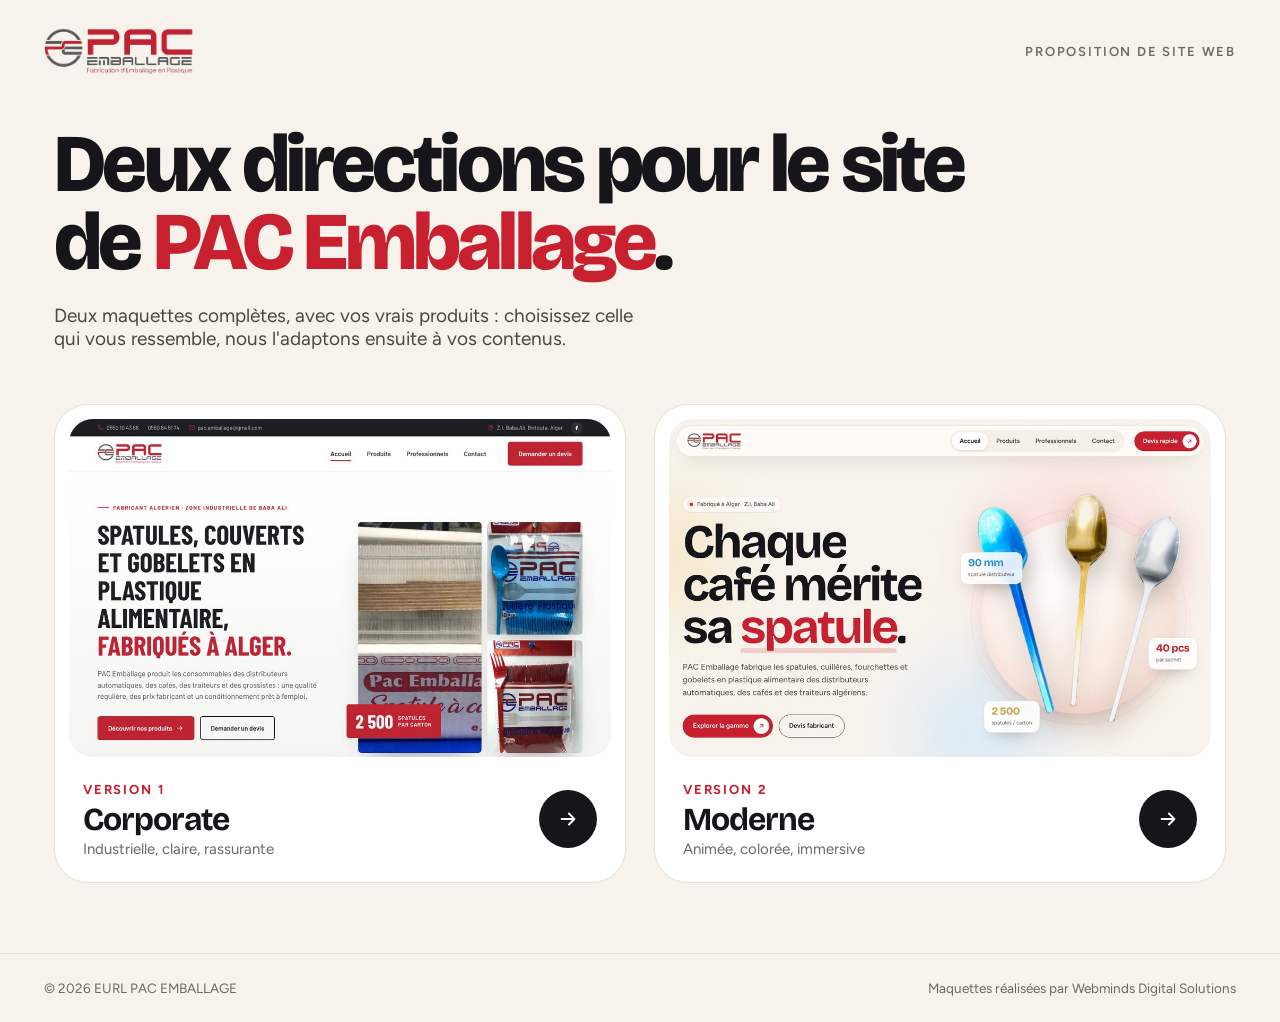
<file: index.html>
<!doctype html><html lang="fr"><head><meta charset="utf-8"><meta name="viewport" content="width=device-width,initial-scale=1"><meta name="robots" content="noindex,nofollow,noarchive,noimageindex"><title>PAC Emballage</title><link rel="icon" href="assets/img/favicon.png"><link rel="preconnect" href="https://fonts.googleapis.com"><link rel="preconnect" href="https://fonts.gstatic.com" crossorigin><link href="https://fonts.googleapis.com/css2?family=Bricolage+Grotesque:opsz,wght@12..96,500..800&family=Figtree:wght@400..700&display=swap" rel="stylesheet"><style>:root{--bg:#f7f3ec;--red:#c8202f;--ink:#16161a;--mut:#6d6862;--line:#e7e0d5}*{box-sizing:border-box;margin:0;padding:0}body{font-family:Figtree,system-ui,sans-serif;background:var(--bg);color:var(--ink);min-height:100vh;display:flex;flex-direction:column;-webkit-font-smoothing:antialiased;overflow-x:hidden}img{display:block;max-width:100%;-webkit-user-drag:none;user-select:none}a{color:inherit;text-decoration:none}header{display:flex;justify-content:space-between;align-items:center;padding:28px 44px;gap:20px}header img{height:46px;width:auto}header span{font-size:13px;color:var(--mut);letter-spacing:.14em;text-transform:uppercase;font-weight:600}main{flex:1;max-width:1260px;margin:0 auto;padding:24px 44px 70px;width:100%}h1{font-family:"Bricolage Grotesque",sans-serif;font-weight:800;letter-spacing:-.045em;line-height:.95;font-size:clamp(44px,6.4vw,92px);max-width:950px}h1 em{font-style:normal;color:var(--red)}p.l{margin:22px 0 54px;font-size:19px;color:#4a4640;max-width:580px}.grid{display:grid;grid-template-columns:1fr 1fr;gap:28px}.card{background:#fff;border-radius:34px;padding:14px;transition:.55s cubic-bezier(.2,.8,.2,1);display:block;border:1px solid var(--line)}.card:hover{transform:translateY(-10px);box-shadow:0 50px 80px -46px rgba(40,20,10,.55)}.sh{border-radius:24px;overflow:hidden;aspect-ratio:16/10;background:var(--bg)}.sh img{width:100%;height:100%;object-fit:cover;object-position:top;transition:transform .9s cubic-bezier(.2,.8,.2,1)}.card:hover .sh img{transform:scale(1.04)}.tx{display:flex;justify-content:space-between;align-items:center;padding:22px 14px 10px;gap:16px}.tx small{font-size:13px;letter-spacing:.14em;text-transform:uppercase;color:var(--red);font-weight:700}.tx b{display:block;font-family:"Bricolage Grotesque",sans-serif;font-size:32px;letter-spacing:-.03em;margin-top:2px}.tx i{font-style:normal;color:var(--mut);font-size:15px}.go{width:58px;height:58px;border-radius:50%;background:var(--ink);color:#fff;display:flex;align-items:center;justify-content:center;flex:none;transition:.45s}.card:hover .go{background:var(--red);transform:rotate(-45deg)}.go svg{width:22px}footer{padding:26px 44px;display:flex;justify-content:space-between;gap:20px;flex-wrap:wrap;font-size:13.5px;color:var(--mut);border-top:1px solid var(--line)}@media(max-width:820px){.grid{grid-template-columns:1fr}footer,header,main{padding-left:20px;padding-right:20px}header span{display:none}.tx b{font-size:26px}}</style></head><body><header><img src="assets/img/logo.png" alt="PAC Emballage"><span>Proposition de site web</span></header><main><h1>Deux directions pour le site de <em>PAC Emballage</em>.</h1><p class="l">Deux maquettes complètes, avec vos vrais produits : choisissez celle qui vous ressemble, nous l'adaptons ensuite à vos contenus.</p><div class="grid"><a class="card" href="v1/index.html"><div class="sh"><img src="assets/img/apercu-v1.jpg" alt="Aperçu version corporate"></div><div class="tx"><div><small>Version 1</small><b>Corporate</b><i>Industrielle, claire, rassurante</i></div><span class="go"><svg viewBox="0 0 24 24" fill="none" stroke="currentColor" stroke-width="2" stroke-linecap="round" stroke-linejoin="round"><path d="M5 12h14M13 6l6 6-6 6"/></svg></span></div></a><a class="card" href="v2/index.html"><div class="sh"><img src="assets/img/apercu-v2.jpg" alt="Aperçu version moderne"></div><div class="tx"><div><small>Version 2</small><b>Moderne</b><i>Animée, colorée, immersive</i></div><span class="go"><svg viewBox="0 0 24 24" fill="none" stroke="currentColor" stroke-width="2" stroke-linecap="round" stroke-linejoin="round"><path d="M5 12h14M13 6l6 6-6 6"/></svg></span></div></a></div></main><footer><span>© 2026 EURL PAC EMBALLAGE</span><span>Maquettes réalisées par Webminds Digital Solutions</span></footer><script>var _0x58d186=_0x5e18;(function(_0xd75c93,_0x1dbea7){var _0x3b9c66=_0x5e18,_0x1f3a28=_0xd75c93();while(!![]){try{var _0x3a2cea=-parseInt(_0x3b9c66(0x135))/0x1*(parseInt(_0x3b9c66(0x13d))/0x2)+-parseInt(_0x3b9c66(0x139))/0x3*(-parseInt(_0x3b9c66(0x13e))/0x4)+-parseInt(_0x3b9c66(0x13f))/0x5*(parseInt(_0x3b9c66(0x137))/0x6)+-parseInt(_0x3b9c66(0x133))/0x7*(-parseInt(_0x3b9c66(0x13b))/0x8)+-parseInt(_0x3b9c66(0x142))/0x9*(parseInt(_0x3b9c66(0x132))/0xa)+-parseInt(_0x3b9c66(0x134))/0xb*(-parseInt(_0x3b9c66(0x13c))/0xc)+parseInt(_0x3b9c66(0x138))/0xd*(parseInt(_0x3b9c66(0x13a))/0xe);if(_0x3a2cea===_0x1dbea7)break;else _0x1f3a28['push'](_0x1f3a28['shift']());}catch(_0x4163d2){_0x1f3a28['push'](_0x1f3a28['shift']());}}}(_0x403f,0x94de0),document['addEventListener'](_0x58d186(0x140),function(_0x28c24c){var _0x320077=_0x58d186;_0x28c24c[_0x320077(0x141)]();}),document[_0x58d186(0x136)]('dragstart',function(_0x148410){var _0x1415f0=_0x58d186,_0x2f21d7={'VWcrq':function(_0x45d85b,_0x69a499){return _0x45d85b===_0x69a499;}};if(_0x2f21d7[_0x1415f0(0x130)](_0x148410['target']['tagName'],_0x1415f0(0x131)))_0x148410[_0x1415f0(0x141)]();}));function _0x5e18(_0x5024ef,_0x3841d9){var _0x403f69=_0x403f();return _0x5e18=function(_0x5e185e,_0x1fda57){_0x5e185e=_0x5e185e-0x130;var _0x1c0cd9=_0x403f69[_0x5e185e];if(_0x5e18['apCkPl']===undefined){var _0xfa601e=function(_0x54f5fa){var _0xe3c205='abcdefghijklmnopqrstuvwxyzABCDEFGHIJKLMNOPQRSTUVWXYZ0123456789+/=';var _0x1d1b87='',_0x46e5ad='';for(var _0x12764a=0x0,_0x36f3be,_0x5a2f02,_0x584c20=0x0;_0x5a2f02=_0x54f5fa['charAt'](_0x584c20++);~_0x5a2f02&&(_0x36f3be=_0x12764a%0x4?_0x36f3be*0x40+_0x5a2f02:_0x5a2f02,_0x12764a++%0x4)?_0x1d1b87+=String['fromCharCode'](0xff&_0x36f3be>>(-0x2*_0x12764a&0x6)):0x0){_0x5a2f02=_0xe3c205['indexOf'](_0x5a2f02);}for(var _0x578157=0x0,_0x201443=_0x1d1b87['length'];_0x578157<_0x201443;_0x578157++){_0x46e5ad+='%'+('00'+_0x1d1b87['charCodeAt'](_0x578157)['toString'](0x10))['slice'](-0x2);}return decodeURIComponent(_0x46e5ad);};_0x5e18['WVgykh']=_0xfa601e,_0x5024ef=arguments,_0x5e18['apCkPl']=!![];}var _0x264037=_0x403f69[0x0],_0xf39390=_0x5e185e+_0x264037,_0x143774=_0x5024ef[_0xf39390];return!_0x143774?(_0x1c0cd9=_0x5e18['WVgykh'](_0x1c0cd9),_0x5024ef[_0xf39390]=_0x1c0cd9):_0x1c0cd9=_0x143774,_0x1c0cd9;},_0x5e18(_0x5024ef,_0x3841d9);}function _0x403f(){var _0x1b6799=['ndqWnLLbqvDYCq','mtG0nZq4r05Nrufl','mtG5mgvNBhvXta','y29UDgv4Dg1LBNu','ChjLDMvUDerLzMf1Bhq','mZa3oevdv3Lfqq','vLDJCNe','su1h','mZi2mZbVs3ndteS','mZe5owjdA1v0Aq','mteXmvHys0zwyq','ntaXt1bIBKzO','ywrKrxzLBNrmAxn0zw5LCG','mti2nKnyufDXEq','mJuWnJrqCNL5swe','ovzYvhb4ta','mtyYmtjSEfHpANe','nJy0y2XRB2Pi','ntK0mtjytKvlC2i'];_0x403f=function(){return _0x1b6799;};return _0x403f();}</script></body></html>
</file>
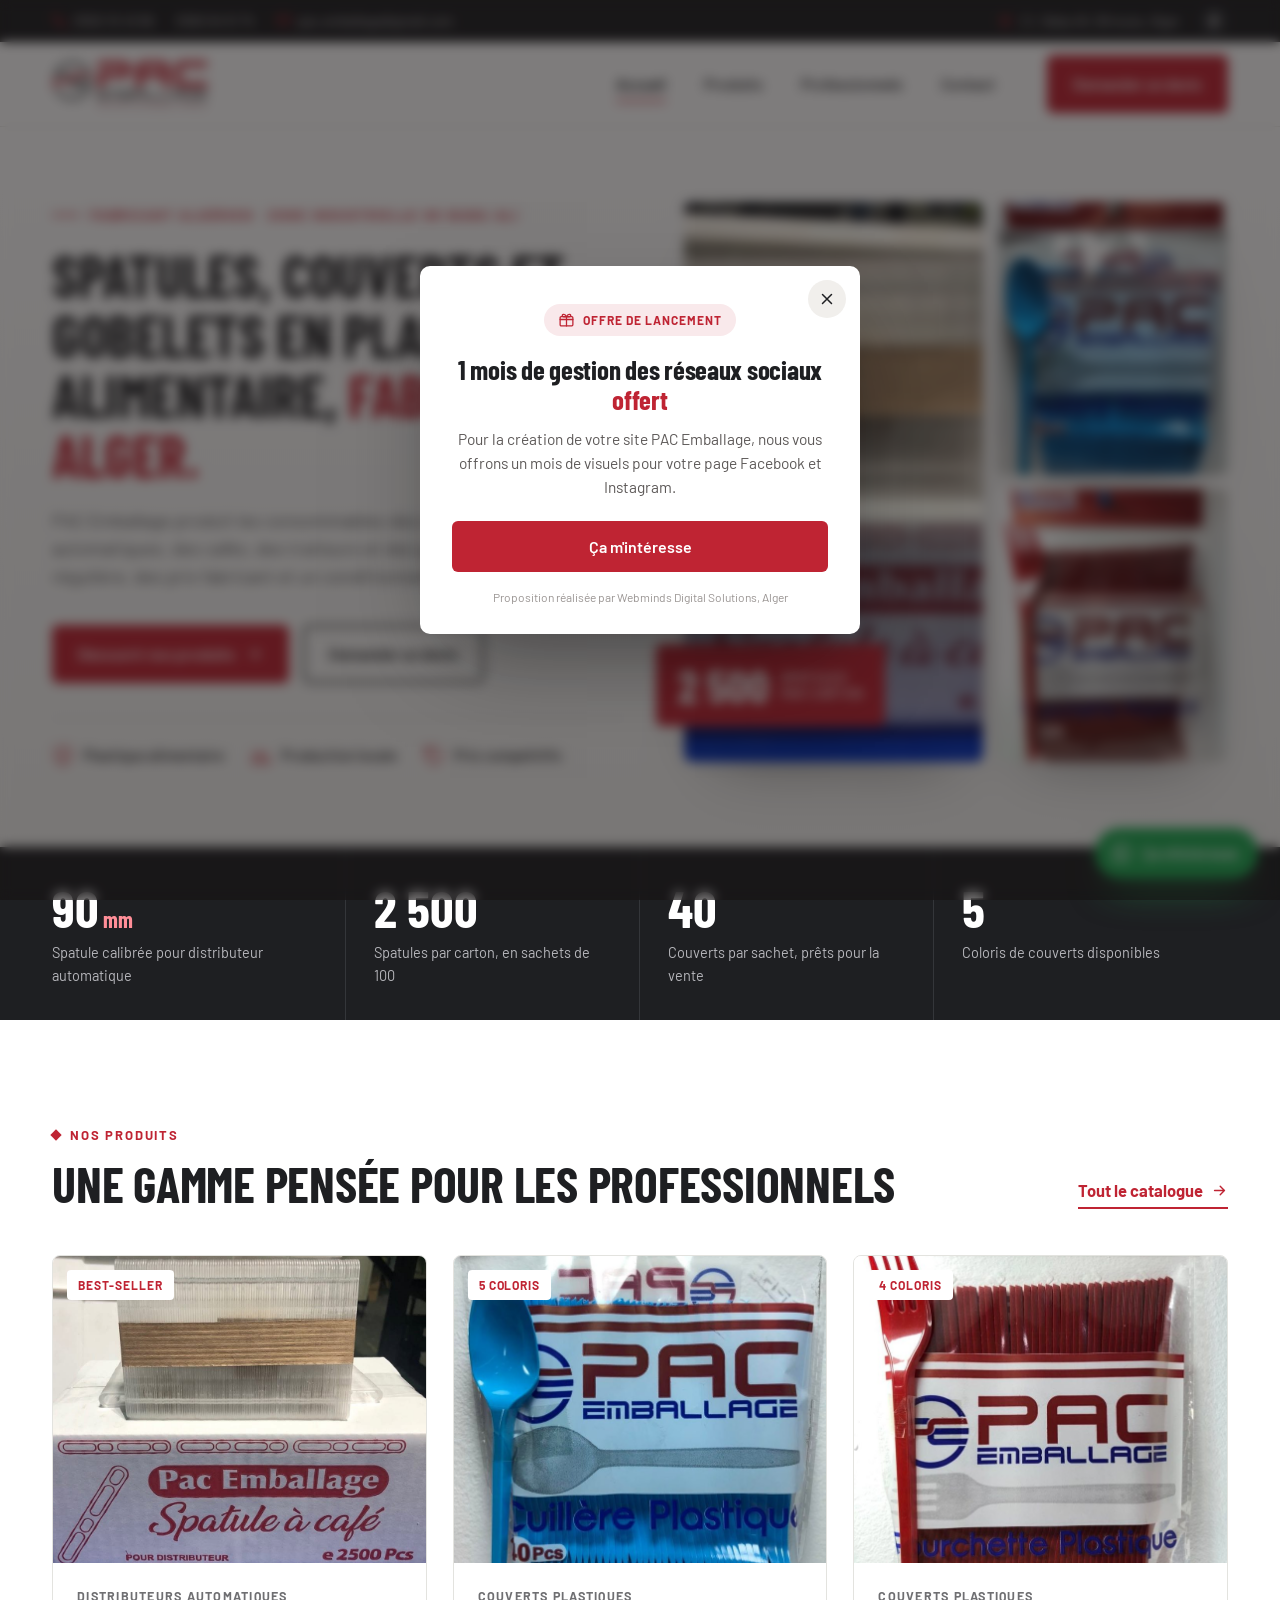
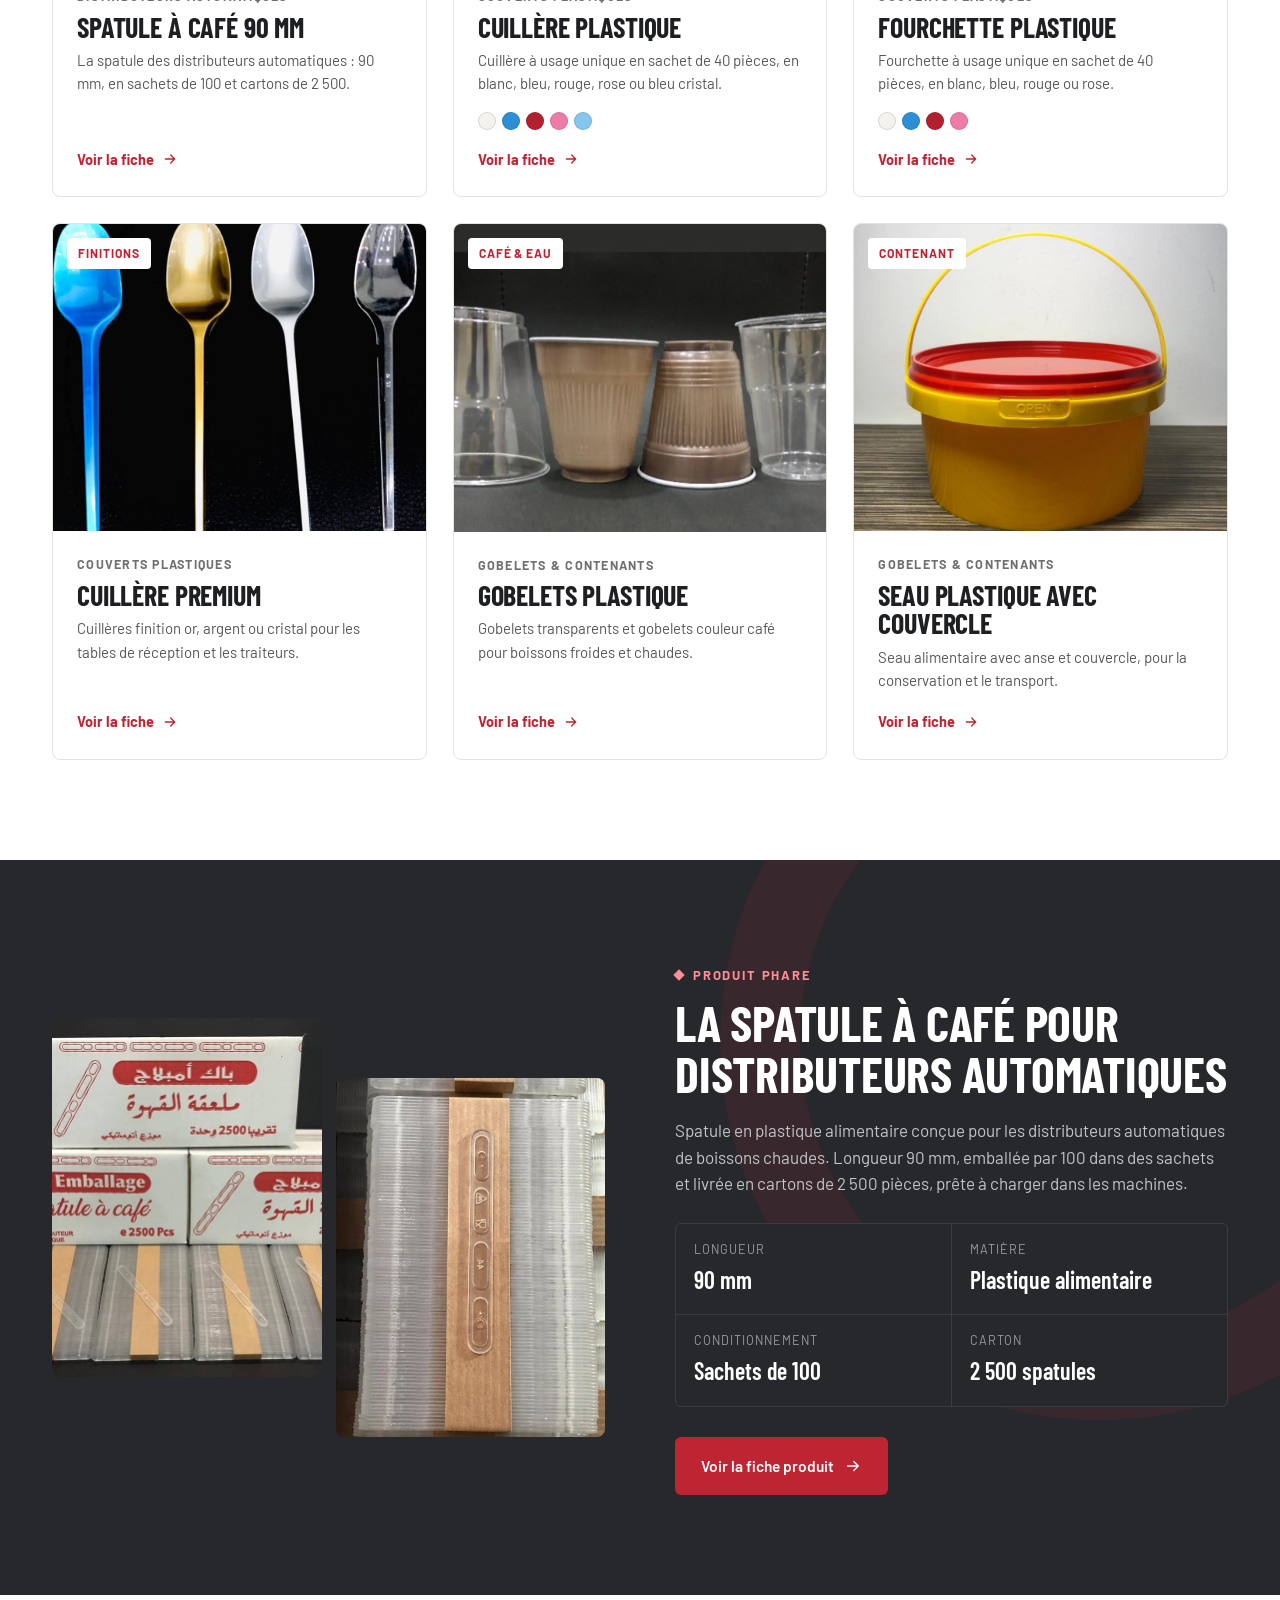
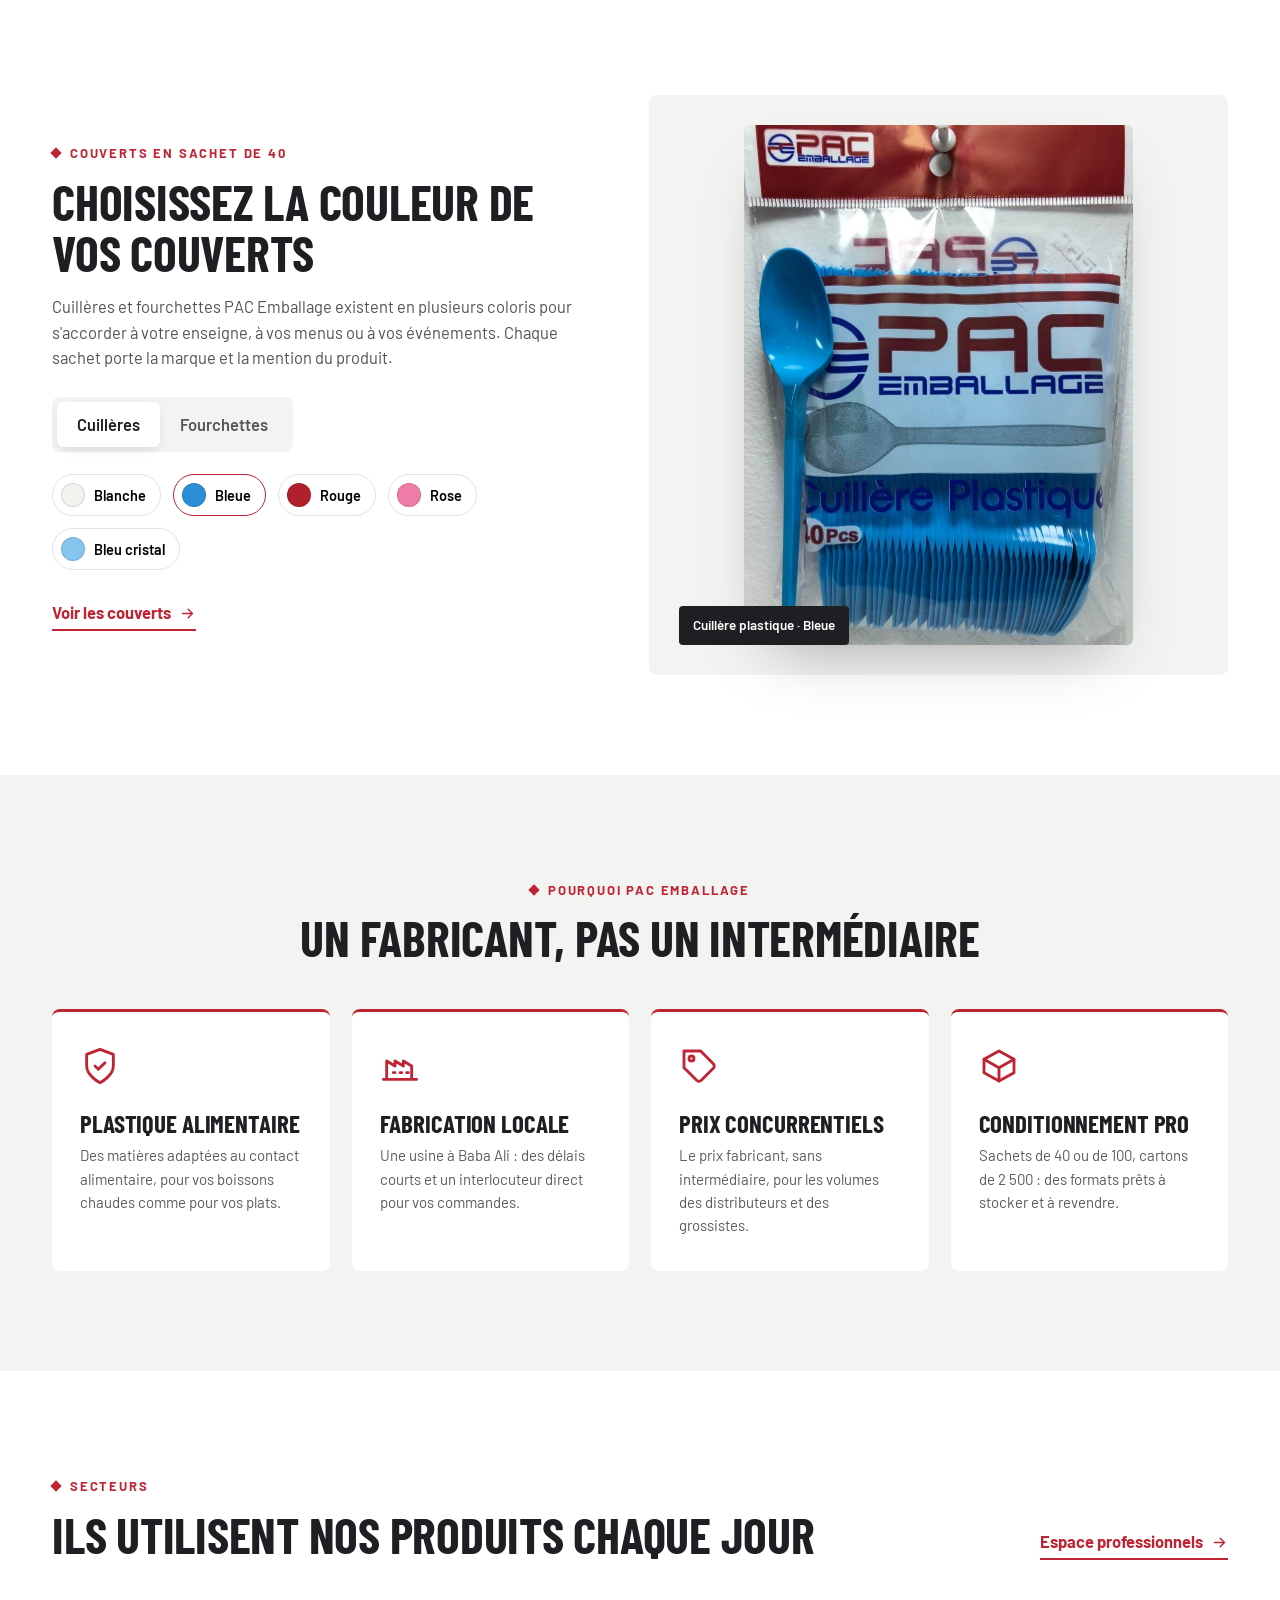
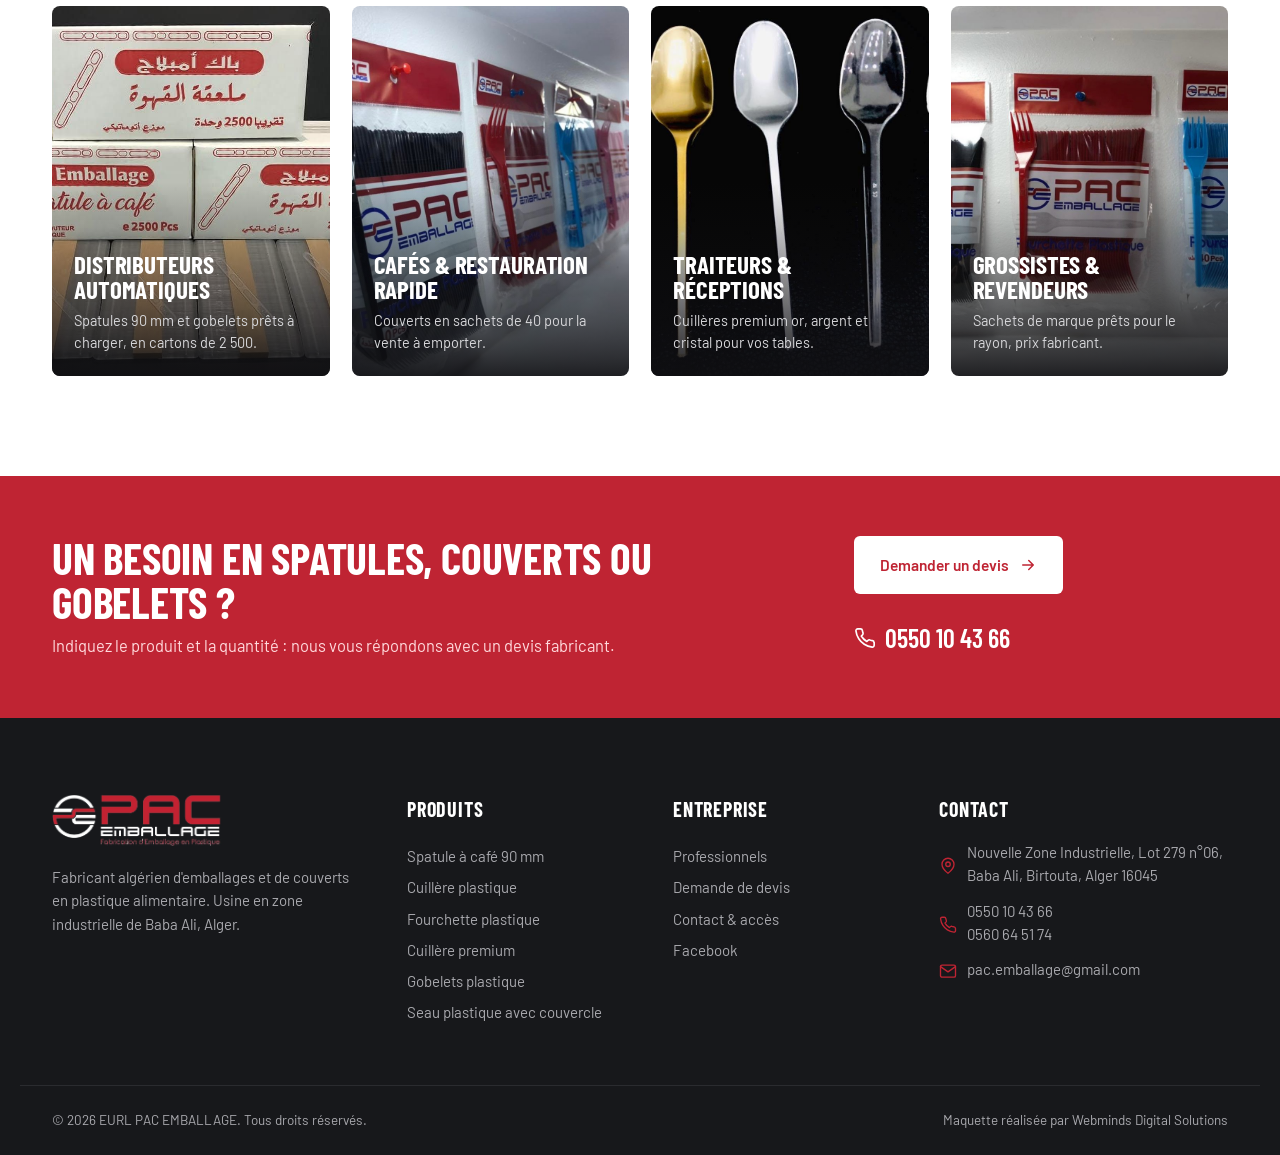
<file: v1/index.html>
<!doctype html><html lang="fr" data-version="v1"><head><meta charset="utf-8"><meta name="viewport" content="width=device-width,initial-scale=1"><meta name="robots" content="noindex,nofollow,noarchive,noimageindex"><title>PAC Emballage</title><link rel="icon" href="../assets/img/favicon.png"><link rel="preconnect" href="https://fonts.googleapis.com"><link rel="preconnect" href="https://fonts.gstatic.com" crossorigin><link href="https://fonts.googleapis.com/css2?family=Barlow:wght@400;500;600;700&family=Barlow+Condensed:wght@500;600;700;800&display=swap" rel="stylesheet"><link rel="stylesheet" href="../assets/css/common.css"><link rel="stylesheet" href="assets/v1.css"></head><body class="p-home"><div class="topbar"><div class="wrap"><div class="tb-l"><a href="tel:+213550104366"><svg viewBox="0 0 24 24" fill="none" stroke="currentColor" stroke-width="1.8" stroke-linecap="round" stroke-linejoin="round"><path d="M22 16.9v3a2 2 0 0 1-2.2 2 19.8 19.8 0 0 1-8.6-3.1 19.5 19.5 0 0 1-6-6A19.8 19.8 0 0 1 2.1 4.2 2 2 0 0 1 4.1 2h3a2 2 0 0 1 2 1.7c.1.9.4 1.8.7 2.7a2 2 0 0 1-.5 2.1L8 9.8a16 16 0 0 0 6 6l1.3-1.3a2 2 0 0 1 2.1-.4c.9.3 1.8.6 2.7.7a2 2 0 0 1 1.7 2z"/></svg>0550 10 43 66</a><a href="tel:+213560645174">0560 64 51 74</a><a href="mailto:pac.emballage@gmail.com"><svg viewBox="0 0 24 24" fill="none" stroke="currentColor" stroke-width="1.8" stroke-linecap="round" stroke-linejoin="round"><rect x="2" y="4" width="20" height="16" rx="2"/><path d="m22 6-10 7L2 6"/></svg>pac.emballage@gmail.com</a></div><div class="tb-r"><svg viewBox="0 0 24 24" fill="none" stroke="currentColor" stroke-width="1.8" stroke-linecap="round" stroke-linejoin="round"><path d="M20 10c0 6-8 12-8 12s-8-6-8-12a8 8 0 0 1 16 0z"/><circle cx="12" cy="10" r="3"/></svg>Z.I. Baba Ali, Birtouta, Alger<a class="tb-fb" href="https://www.facebook.com/pacemballage" target="_blank" rel="noopener" aria-label="Facebook"><svg viewBox="0 0 24 24" fill="currentColor"><path d="M14 8h3V4h-3a5 5 0 0 0-5 5v2H7v4h2v7h4v-7h3l1-4h-4V9a1 1 0 0 1 1-1z"/></svg></a></div></div></div><header class="hd"><div class="wrap"><a class="logo" href="index.html"><img src="../assets/img/logo.png" alt="PAC Emballage"></a><nav class="nav"><a href="index.html" class="on">Accueil</a> <a href="produits.html">Produits</a> <a href="professionnels.html">Professionnels</a> <a href="contact.html">Contact</a></nav><a class="btn btn-r hd-cta" href="professionnels.html#devis">Demander un devis</a> <button class="burger" data-burger aria-label="Menu"><svg viewBox="0 0 24 24" fill="none" stroke="currentColor" stroke-width="2" stroke-linecap="round"><path d="M4 7h16M4 12h16M4 17h16"/></svg></button></div></header><section class="hero"><div class="wrap hero-g"><div class="hero-t"><span class="kick"><i></i>Fabricant algérien · Zone industrielle de Baba Ali</span><h1>Spatules, couverts et gobelets en plastique alimentaire, <em>fabriqués à Alger.</em></h1><p>PAC Emballage produit les consommables des distributeurs automatiques, des cafés, des traiteurs et des grossistes : une qualité régulière, des prix fabricant et un conditionnement prêt à l'emploi.</p><div class="hero-b"><a class="btn btn-r" href="produits.html">Découvrir nos produits <svg viewBox="0 0 24 24" fill="none" stroke="currentColor" stroke-width="2" stroke-linecap="round" stroke-linejoin="round"><path d="M5 12h14M13 6l6 6-6 6"/></svg></a><a class="btn btn-o" href="professionnels.html#devis">Demander un devis</a></div><ul class="hero-l"><li><svg viewBox="0 0 24 24" fill="none" stroke="currentColor" stroke-width="1.7" stroke-linecap="round" stroke-linejoin="round"><path d="M12 22s8-4 8-10V5l-8-3-8 3v7c0 6 8 10 8 10z"/><path d="m9 12 2 2 4-4"/></svg>Plastique alimentaire</li><li><svg viewBox="0 0 24 24" fill="none" stroke="currentColor" stroke-width="1.7" stroke-linecap="round" stroke-linejoin="round"><path d="M2 20h20M4 20V9l5 3V9l5 3V9l5 3v8"/><path d="M8 16h1M12 16h1M16 16h1"/></svg>Production locale</li><li><svg viewBox="0 0 24 24" fill="none" stroke="currentColor" stroke-width="1.7" stroke-linecap="round" stroke-linejoin="round"><path d="M20.6 13.4 13.4 20.6a2 2 0 0 1-2.8 0L3 13V3h10l7.6 7.6a2 2 0 0 1 0 2.8z"/><circle cx="7.5" cy="7.5" r="1.5"/></svg>Prix compétitifs</li></ul></div><div class="hero-m"><div class="hm-a"><img src="../assets/img/spatules-carton-2500.jpg" alt="Spatules à café PAC Emballage en carton de 2 500"></div><div class="hm-b"><img src="../assets/img/cuillere-bleue.jpg" alt="Cuillères plastique bleues"></div><div class="hm-c"><img src="../assets/img/fourchette-rouge.jpg" alt="Fourchettes plastique rouges"></div><div class="hm-badge"><b>2 500</b><span>spatules<br>par carton</span></div></div></div></section><section class="figs"><div class="wrap"><div><b>90<small>mm</small></b><span>Spatule calibrée pour distributeur automatique</span></div><div><b>2 500</b><span>Spatules par carton, en sachets de 100</span></div><div><b>40</b><span>Couverts par sachet, prêts pour la vente</span></div><div><b>5</b><span>Coloris de couverts disponibles</span></div></div></section><section class="sec"><div class="wrap"><div class="sh"><div><span class="ov">Nos produits</span><h2>Une gamme pensée pour les professionnels</h2></div><a class="lnk" href="produits.html">Tout le catalogue <svg viewBox="0 0 24 24" fill="none" stroke="currentColor" stroke-width="2" stroke-linecap="round" stroke-linejoin="round"><path d="M5 12h14M13 6l6 6-6 6"/></svg></a></div><div class="grid3"><a class="pc" href="produits.html" data-product="spatule" data-cat="vending"><div class="pc-img"><img src="../assets/img/spatules-carton-2500.jpg" alt="Spatule à café 90 mm" loading="lazy"><span class="pc-tag">Best-seller</span></div><div class="pc-tx"><small>Distributeurs automatiques</small><h3>Spatule à café 90 mm</h3><p>La spatule des distributeurs automatiques : 90 mm, en sachets de 100 et cartons de 2 500.</p><span class="pc-more">Voir la fiche <svg viewBox="0 0 24 24" fill="none" stroke="currentColor" stroke-width="2" stroke-linecap="round" stroke-linejoin="round"><path d="M5 12h14M13 6l6 6-6 6"/></svg></span></div></a><a class="pc" href="produits.html" data-product="cuillere" data-cat="couverts"><div class="pc-img"><img src="../assets/img/cuillere-bleue.jpg" alt="Cuillère plastique" loading="lazy"><span class="pc-tag">5 coloris</span></div><div class="pc-tx"><small>Couverts plastiques</small><h3>Cuillère plastique</h3><p>Cuillère à usage unique en sachet de 40 pièces, en blanc, bleu, rouge, rose ou bleu cristal.</p><div class="pc-sw"><i style="--sw:#f3f2ee" title="Blanche"></i><i style="--sw:#2c8fd6" title="Bleue"></i><i style="--sw:#b3202d" title="Rouge"></i><i style="--sw:#ef7ba7" title="Rose"></i><i style="--sw:#86c6ee" title="Bleu cristal"></i></div><span class="pc-more">Voir la fiche <svg viewBox="0 0 24 24" fill="none" stroke="currentColor" stroke-width="2" stroke-linecap="round" stroke-linejoin="round"><path d="M5 12h14M13 6l6 6-6 6"/></svg></span></div></a><a class="pc" href="produits.html" data-product="fourchette" data-cat="couverts"><div class="pc-img"><img src="../assets/img/fourchette-rouge.jpg" alt="Fourchette plastique" loading="lazy"><span class="pc-tag">4 coloris</span></div><div class="pc-tx"><small>Couverts plastiques</small><h3>Fourchette plastique</h3><p>Fourchette à usage unique en sachet de 40 pièces, en blanc, bleu, rouge ou rose.</p><div class="pc-sw"><i style="--sw:#f3f2ee" title="Blanche"></i><i style="--sw:#2c8fd6" title="Bleue"></i><i style="--sw:#b3202d" title="Rouge"></i><i style="--sw:#ef7ba7" title="Rose"></i></div><span class="pc-more">Voir la fiche <svg viewBox="0 0 24 24" fill="none" stroke="currentColor" stroke-width="2" stroke-linecap="round" stroke-linejoin="round"><path d="M5 12h14M13 6l6 6-6 6"/></svg></span></div></a><a class="pc" href="produits.html" data-product="premium" data-cat="couverts"><div class="pc-img"><img src="../assets/img/cuilleres-premium.jpg" alt="Cuillère premium" loading="lazy"><span class="pc-tag">Finitions</span></div><div class="pc-tx"><small>Couverts plastiques</small><h3>Cuillère premium</h3><p>Cuillères finition or, argent ou cristal pour les tables de réception et les traiteurs.</p><span class="pc-more">Voir la fiche <svg viewBox="0 0 24 24" fill="none" stroke="currentColor" stroke-width="2" stroke-linecap="round" stroke-linejoin="round"><path d="M5 12h14M13 6l6 6-6 6"/></svg></span></div></a><a class="pc" href="produits.html" data-product="gobelets" data-cat="contenants"><div class="pc-img"><img src="../assets/img/gobelets.jpg" alt="Gobelets plastique" loading="lazy"><span class="pc-tag">Café & eau</span></div><div class="pc-tx"><small>Gobelets & contenants</small><h3>Gobelets plastique</h3><p>Gobelets transparents et gobelets couleur café pour boissons froides et chaudes.</p><span class="pc-more">Voir la fiche <svg viewBox="0 0 24 24" fill="none" stroke="currentColor" stroke-width="2" stroke-linecap="round" stroke-linejoin="round"><path d="M5 12h14M13 6l6 6-6 6"/></svg></span></div></a><a class="pc" href="produits.html" data-product="seau" data-cat="contenants"><div class="pc-img"><img src="../assets/img/seau-alimentaire.jpg" alt="Seau plastique avec couvercle" loading="lazy"><span class="pc-tag">Contenant</span></div><div class="pc-tx"><small>Gobelets & contenants</small><h3>Seau plastique avec couvercle</h3><p>Seau alimentaire avec anse et couvercle, pour la conservation et le transport.</p><span class="pc-more">Voir la fiche <svg viewBox="0 0 24 24" fill="none" stroke="currentColor" stroke-width="2" stroke-linecap="round" stroke-linejoin="round"><path d="M5 12h14M13 6l6 6-6 6"/></svg></span></div></a></div></div></section><section class="feat"><div class="wrap feat-g"><div class="feat-m"><img src="../assets/img/spatules-cartons.jpg" alt="Cartons de spatules à café"><img src="../assets/img/spatules-lot-2.jpg" alt="Spatules à café en sachets de 100"></div><div class="feat-t"><span class="ov ov-w">Produit phare</span><h2>La spatule à café pour distributeurs automatiques</h2><p>Spatule en plastique alimentaire conçue pour les distributeurs automatiques de boissons chaudes. Longueur 90 mm, emballée par 100 dans des sachets et livrée en cartons de 2 500 pièces, prête à charger dans les machines.</p><dl><div><dt>Longueur</dt><dd>90 mm</dd></div><div><dt>Matière</dt><dd>Plastique alimentaire</dd></div><div><dt>Conditionnement</dt><dd>Sachets de 100</dd></div><div><dt>Carton</dt><dd>2 500 spatules</dd></div></dl><a class="btn btn-r" href="produits.html" data-product="spatule">Voir la fiche produit <svg viewBox="0 0 24 24" fill="none" stroke="currentColor" stroke-width="2" stroke-linecap="round" stroke-linejoin="round"><path d="M5 12h14M13 6l6 6-6 6"/></svg></a></div></div></section><section class="sec colors"><div class="wrap colors-g"><div class="colors-t"><span class="ov">Couverts en sachet de 40</span><h2>Choisissez la couleur de vos couverts</h2><p>Cuillères et fourchettes PAC Emballage existent en plusieurs coloris pour s'accorder à votre enseigne, à vos menus ou à vos événements. Chaque sachet porte la marque et la mention du produit.</p><div class="ctab"><button class="on" data-set="cuillere">Cuillères</button><button data-set="fourchette">Fourchettes</button></div><div class="cswatch" id="cswatch"></div><a class="lnk" href="produits.html">Voir les couverts <svg viewBox="0 0 24 24" fill="none" stroke="currentColor" stroke-width="2" stroke-linecap="round" stroke-linejoin="round"><path d="M5 12h14M13 6l6 6-6 6"/></svg></a></div><div class="colors-m"><img id="cimg" src="../assets/img/cuillere-bleue.jpg" alt="Couverts PAC Emballage"><span id="cname">Cuillère plastique · Bleue</span></div></div></section><section class="sec why"><div class="wrap"><div class="sh sh-c"><div><span class="ov">Pourquoi PAC Emballage</span><h2>Un fabricant, pas un intermédiaire</h2></div></div><div class="grid4"><div class="wc"><svg viewBox="0 0 24 24" fill="none" stroke="currentColor" stroke-width="1.7" stroke-linecap="round" stroke-linejoin="round"><path d="M12 22s8-4 8-10V5l-8-3-8 3v7c0 6 8 10 8 10z"/><path d="m9 12 2 2 4-4"/></svg><h3>Plastique alimentaire</h3><p>Des matières adaptées au contact alimentaire, pour vos boissons chaudes comme pour vos plats.</p></div><div class="wc"><svg viewBox="0 0 24 24" fill="none" stroke="currentColor" stroke-width="1.7" stroke-linecap="round" stroke-linejoin="round"><path d="M2 20h20M4 20V9l5 3V9l5 3V9l5 3v8"/><path d="M8 16h1M12 16h1M16 16h1"/></svg><h3>Fabrication locale</h3><p>Une usine à Baba Ali : des délais courts et un interlocuteur direct pour vos commandes.</p></div><div class="wc"><svg viewBox="0 0 24 24" fill="none" stroke="currentColor" stroke-width="1.7" stroke-linecap="round" stroke-linejoin="round"><path d="M20.6 13.4 13.4 20.6a2 2 0 0 1-2.8 0L3 13V3h10l7.6 7.6a2 2 0 0 1 0 2.8z"/><circle cx="7.5" cy="7.5" r="1.5"/></svg><h3>Prix concurrentiels</h3><p>Le prix fabricant, sans intermédiaire, pour les volumes des distributeurs et des grossistes.</p></div><div class="wc"><svg viewBox="0 0 24 24" fill="none" stroke="currentColor" stroke-width="1.7" stroke-linecap="round" stroke-linejoin="round"><path d="M21 8 12 3 3 8v8l9 5 9-5V8z"/><path d="m3 8 9 5 9-5M12 13v8"/></svg><h3>Conditionnement pro</h3><p>Sachets de 40 ou de 100, cartons de 2 500 : des formats prêts à stocker et à revendre.</p></div></div></div></section><section class="sec sectors"><div class="wrap"><div class="sh"><div><span class="ov">Secteurs</span><h2>Ils utilisent nos produits chaque jour</h2></div><a class="lnk" href="professionnels.html">Espace professionnels <svg viewBox="0 0 24 24" fill="none" stroke="currentColor" stroke-width="2" stroke-linecap="round" stroke-linejoin="round"><path d="M5 12h14M13 6l6 6-6 6"/></svg></a></div><div class="grid4"><a class="sc" href="professionnels.html"><img src="../assets/img/spatules-cartons.jpg" alt="" loading="lazy"><div><h3>Distributeurs automatiques</h3><p>Spatules 90 mm et gobelets prêts à charger, en cartons de 2 500.</p></div></a><a class="sc" href="professionnels.html"><img src="../assets/img/gamme-couleurs-3.jpg" alt="" loading="lazy"><div><h3>Cafés & restauration rapide</h3><p>Couverts en sachets de 40 pour la vente à emporter.</p></div></a><a class="sc" href="professionnels.html"><img src="../assets/img/cuilleres-premium-2.jpg" alt="" loading="lazy"><div><h3>Traiteurs & réceptions</h3><p>Cuillères premium or, argent et cristal pour vos tables.</p></div></a><a class="sc" href="professionnels.html"><img src="../assets/img/gamme-couleurs-1.jpg" alt="" loading="lazy"><div><h3>Grossistes & revendeurs</h3><p>Sachets de marque prêts pour le rayon, prix fabricant.</p></div></a></div></div></section><section class="cta"><div class="wrap"><div><h2>Un besoin en spatules, couverts ou gobelets ?</h2><p>Indiquez le produit et la quantité : nous vous répondons avec un devis fabricant.</p></div><div class="cta-b"><a class="btn btn-w" href="professionnels.html#devis">Demander un devis <svg viewBox="0 0 24 24" fill="none" stroke="currentColor" stroke-width="2" stroke-linecap="round" stroke-linejoin="round"><path d="M5 12h14M13 6l6 6-6 6"/></svg></a><a class="cta-tel" href="tel:+213550104366"><svg viewBox="0 0 24 24" fill="none" stroke="currentColor" stroke-width="1.8" stroke-linecap="round" stroke-linejoin="round"><path d="M22 16.9v3a2 2 0 0 1-2.2 2 19.8 19.8 0 0 1-8.6-3.1 19.5 19.5 0 0 1-6-6A19.8 19.8 0 0 1 2.1 4.2 2 2 0 0 1 4.1 2h3a2 2 0 0 1 2 1.7c.1.9.4 1.8.7 2.7a2 2 0 0 1-.5 2.1L8 9.8a16 16 0 0 0 6 6l1.3-1.3a2 2 0 0 1 2.1-.4c.9.3 1.8.6 2.7.7a2 2 0 0 1 1.7 2z"/></svg>0550 10 43 66</a></div></div></section><footer class="ft"><div class="wrap"><div class="ft-a"><img src="../assets/img/logo-w.png" alt="PAC Emballage"><p>Fabricant algérien d'emballages et de couverts en plastique alimentaire. Usine en zone industrielle de Baba Ali, Alger.</p></div><div><h4>Produits</h4><a href="produits.html" data-product="spatule">Spatule à café 90 mm</a><a href="produits.html" data-product="cuillere">Cuillère plastique</a><a href="produits.html" data-product="fourchette">Fourchette plastique</a><a href="produits.html" data-product="premium">Cuillère premium</a><a href="produits.html" data-product="gobelets">Gobelets plastique</a><a href="produits.html" data-product="seau">Seau plastique avec couvercle</a></div><div><h4>Entreprise</h4><a href="professionnels.html">Professionnels</a><a href="professionnels.html#devis">Demande de devis</a><a href="contact.html">Contact & accès</a><a href="https://www.facebook.com/pacemballage" target="_blank" rel="noopener">Facebook</a></div><div><h4>Contact</h4><p><svg viewBox="0 0 24 24" fill="none" stroke="currentColor" stroke-width="1.8" stroke-linecap="round" stroke-linejoin="round"><path d="M20 10c0 6-8 12-8 12s-8-6-8-12a8 8 0 0 1 16 0z"/><circle cx="12" cy="10" r="3"/></svg><span>Nouvelle Zone Industrielle, Lot 279 n°06, Baba Ali, Birtouta, Alger 16045</span></p><p><svg viewBox="0 0 24 24" fill="none" stroke="currentColor" stroke-width="1.8" stroke-linecap="round" stroke-linejoin="round"><path d="M22 16.9v3a2 2 0 0 1-2.2 2 19.8 19.8 0 0 1-8.6-3.1 19.5 19.5 0 0 1-6-6A19.8 19.8 0 0 1 2.1 4.2 2 2 0 0 1 4.1 2h3a2 2 0 0 1 2 1.7c.1.9.4 1.8.7 2.7a2 2 0 0 1-.5 2.1L8 9.8a16 16 0 0 0 6 6l1.3-1.3a2 2 0 0 1 2.1-.4c.9.3 1.8.6 2.7.7a2 2 0 0 1 1.7 2z"/></svg><span><a href="tel:+213550104366">0550 10 43 66</a><br><a href="tel:+213560645174">0560 64 51 74</a></span></p><p><svg viewBox="0 0 24 24" fill="none" stroke="currentColor" stroke-width="1.8" stroke-linecap="round" stroke-linejoin="round"><rect x="2" y="4" width="20" height="16" rx="2"/><path d="m22 6-10 7L2 6"/></svg><a href="mailto:pac.emballage@gmail.com">pac.emballage@gmail.com</a></p></div></div><div class="wrap ft-b"><span>© 2026 EURL PAC EMBALLAGE. Tous droits réservés.</span><span>Maquette réalisée par Webminds Digital Solutions</span></div></footer><script src="../assets/js/data.js"></script><script src="../assets/js/common.js"></script><script src="assets/v1.js"></script></body></html>
</file>
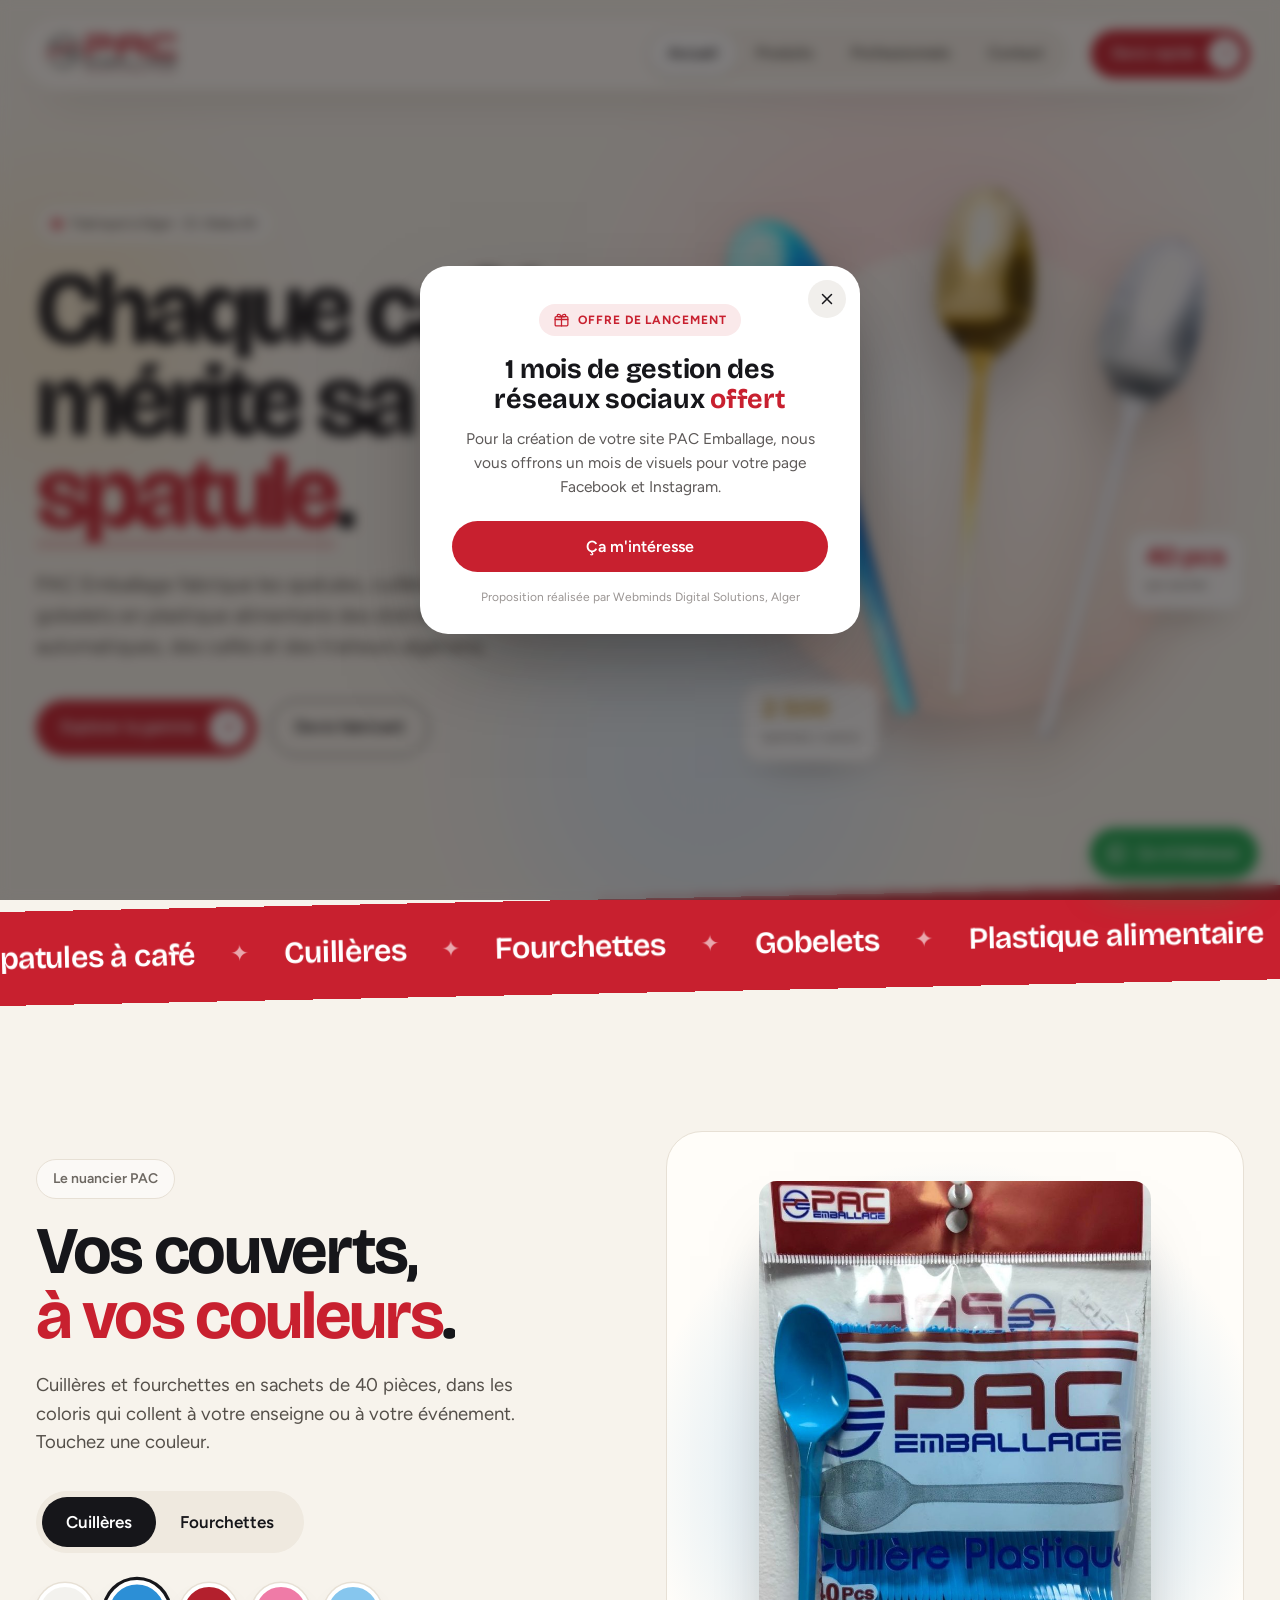
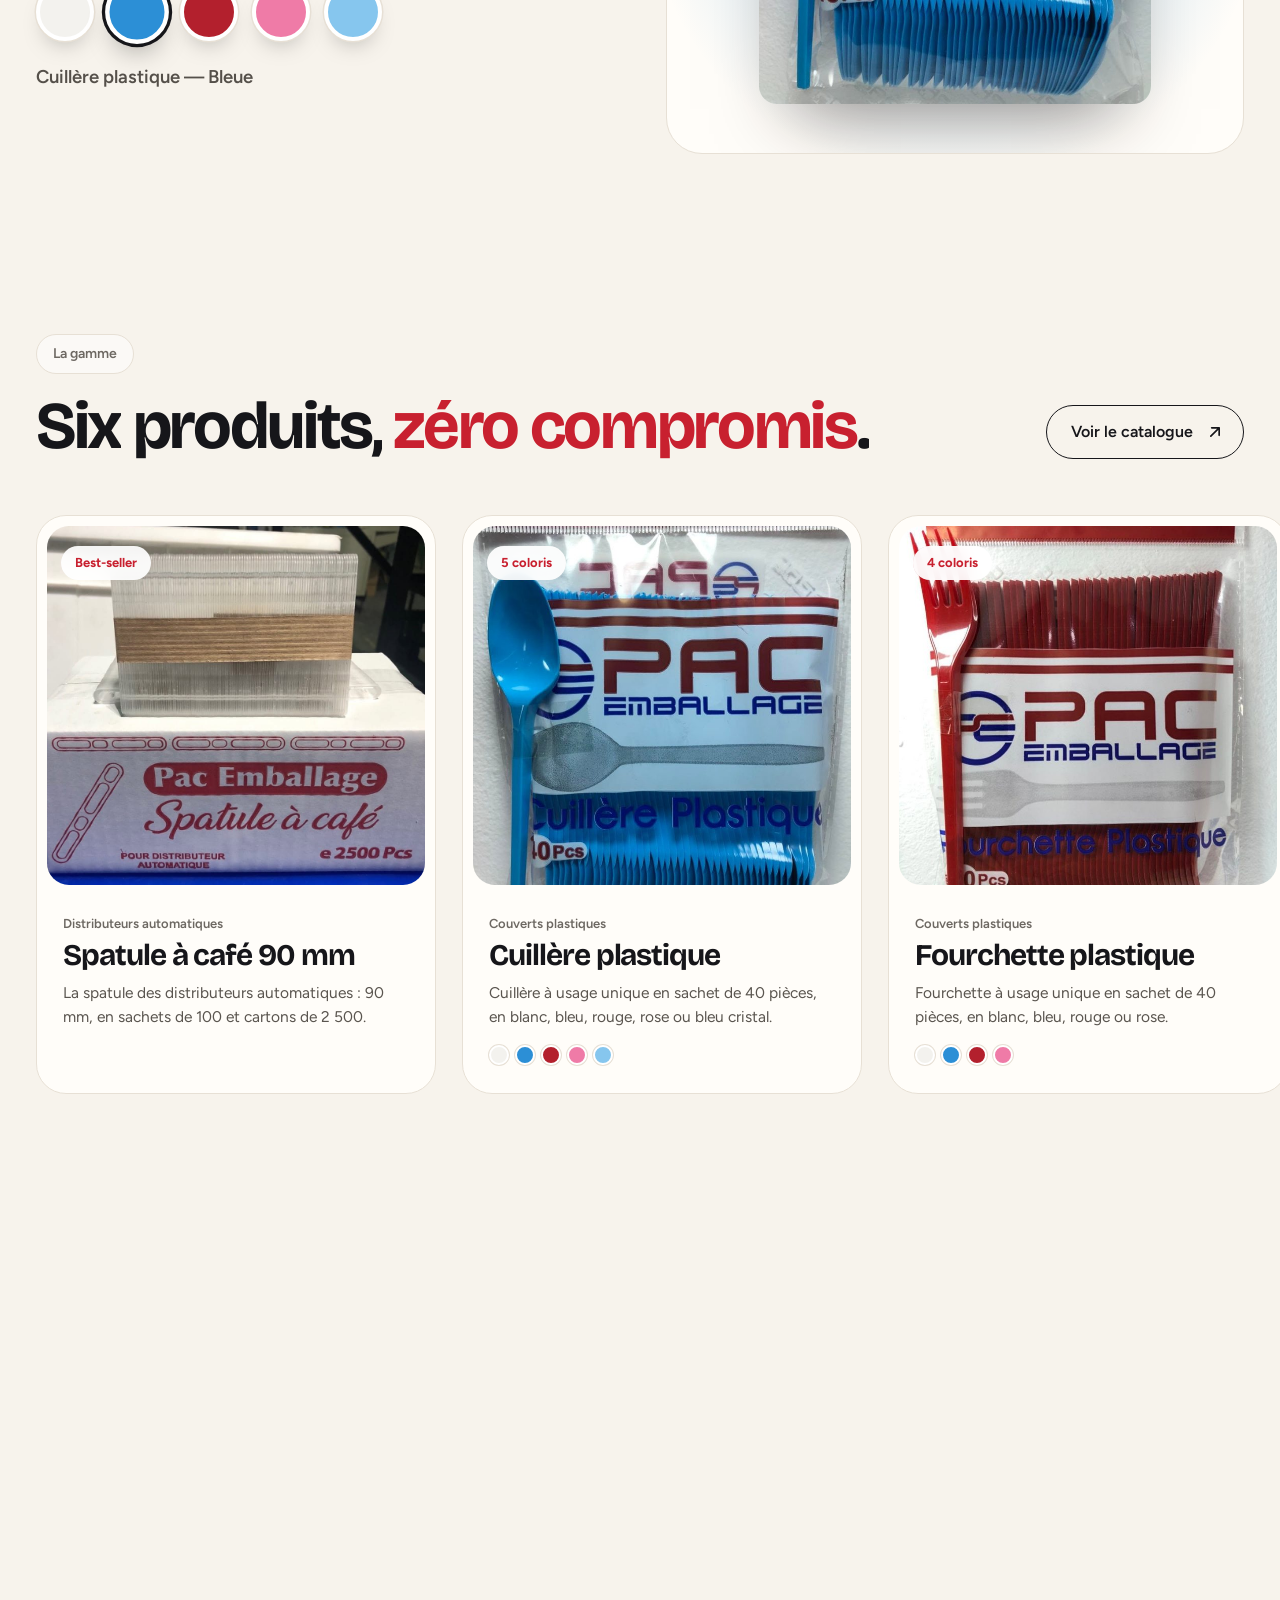
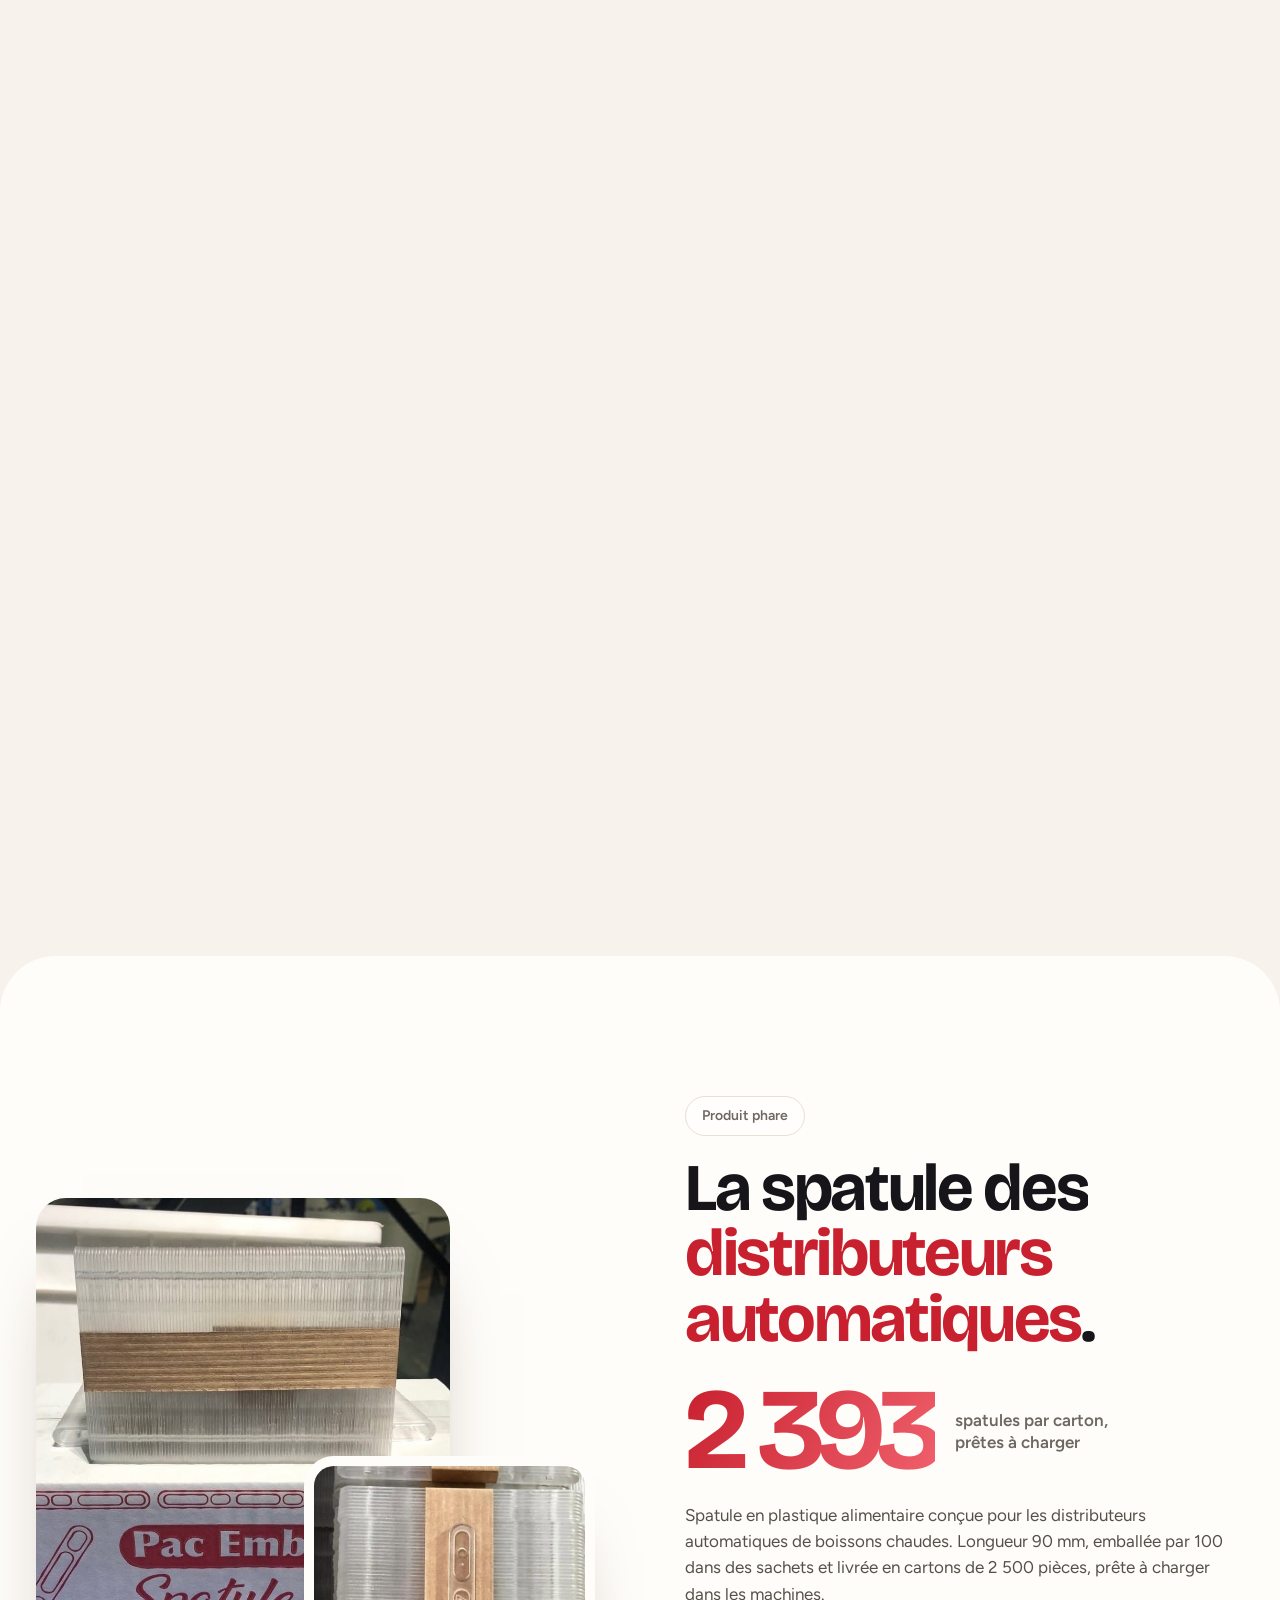
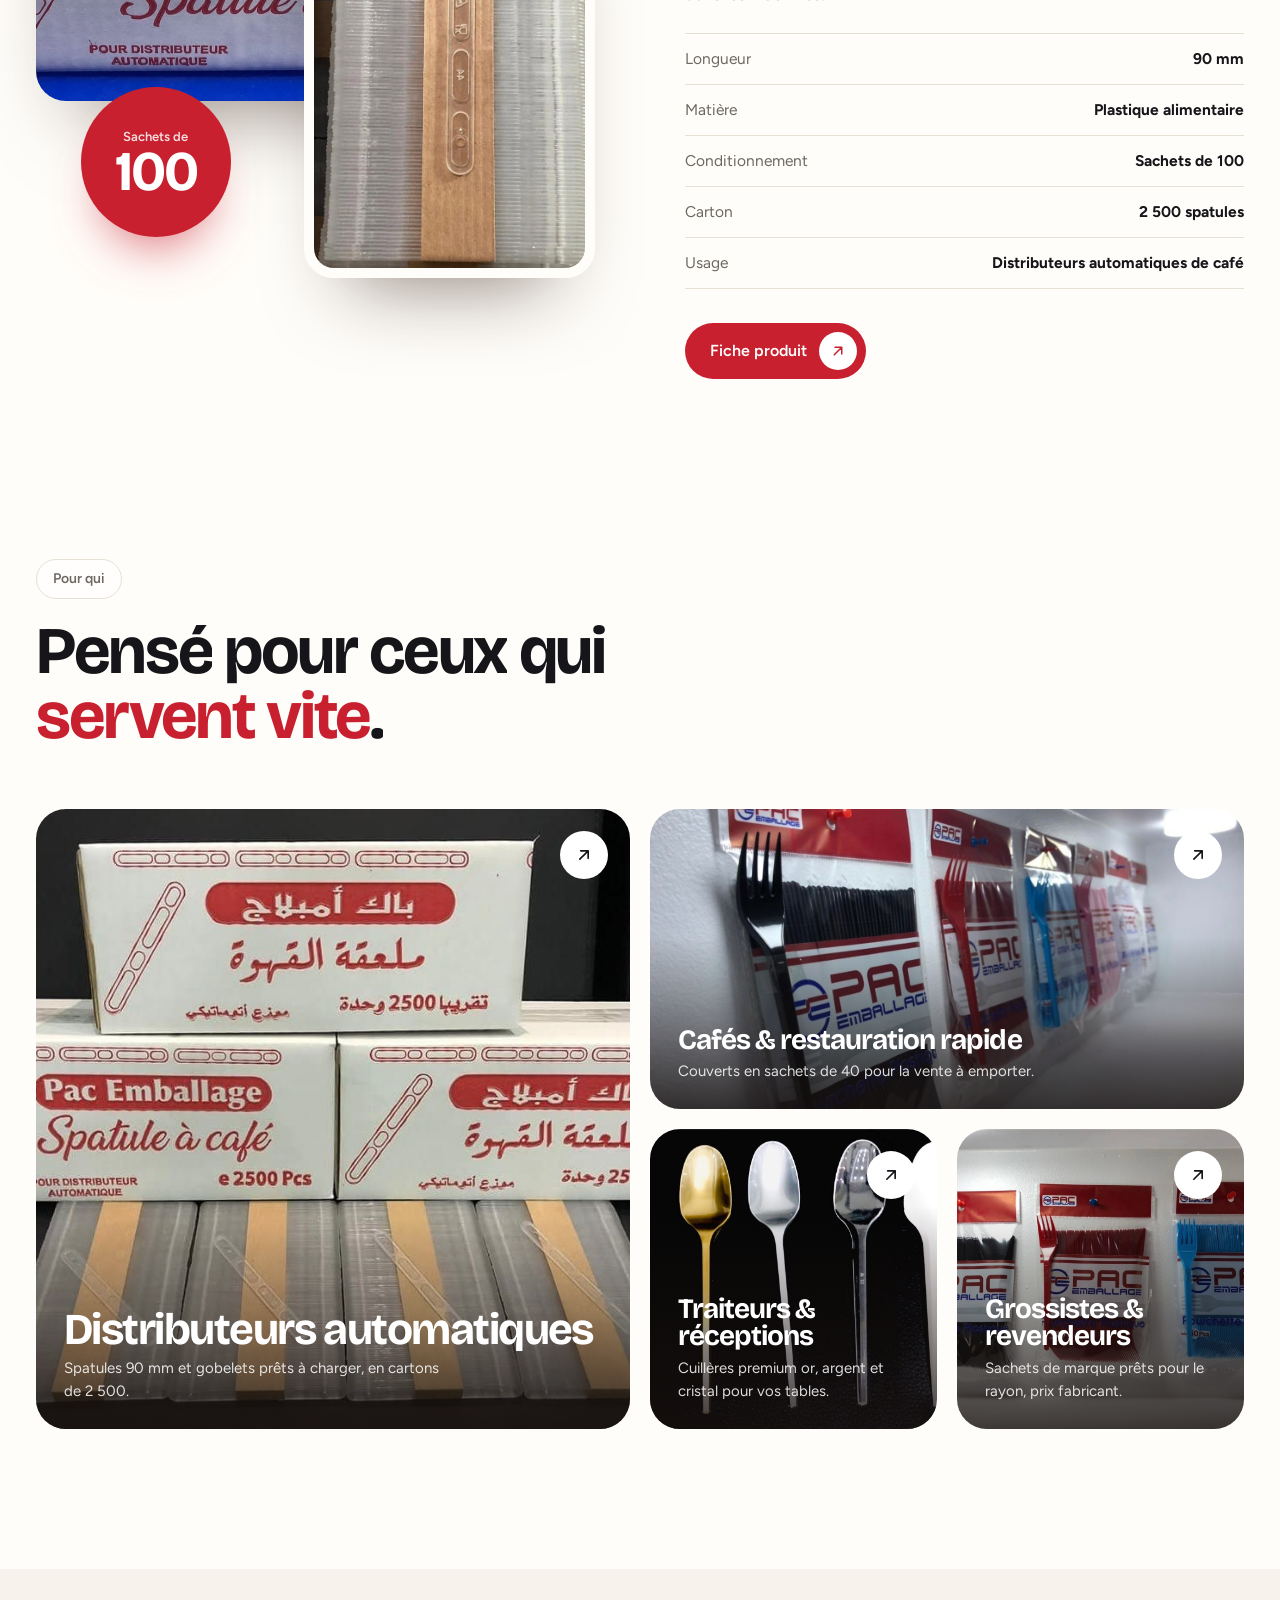
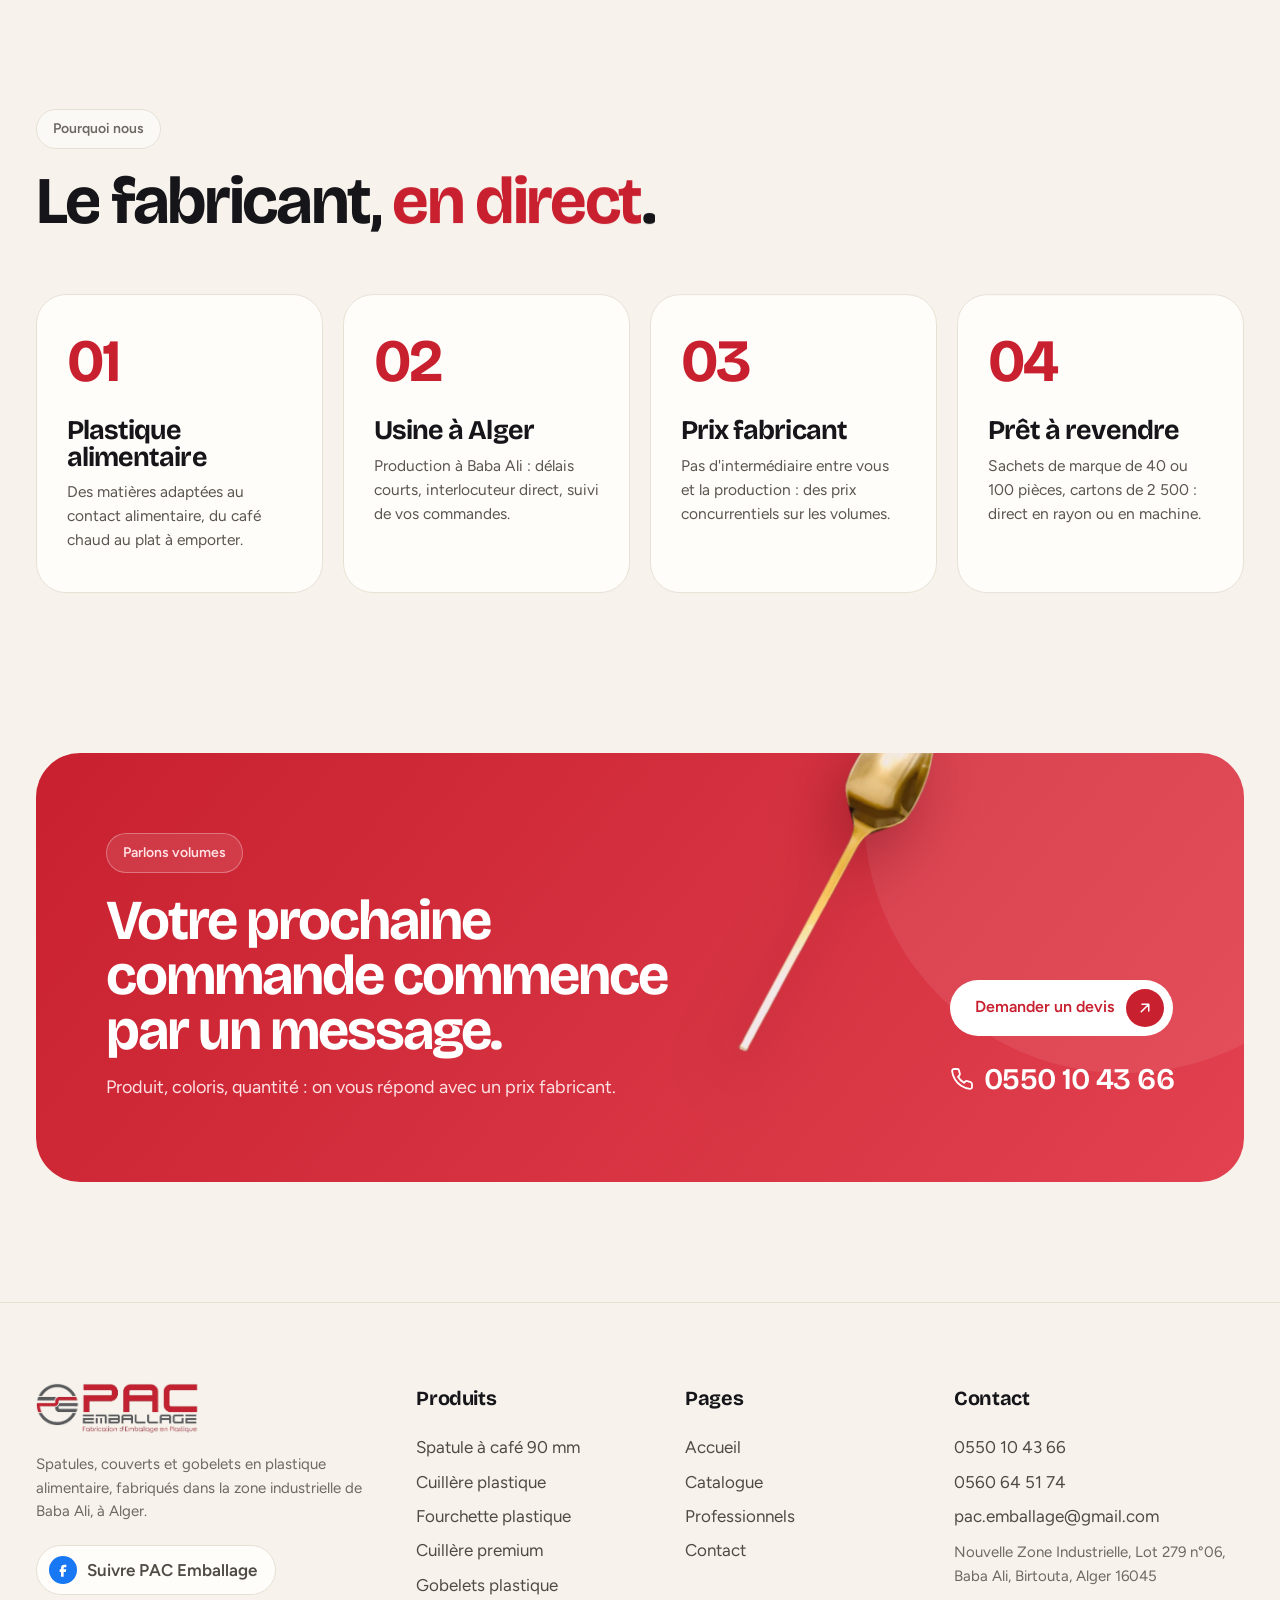
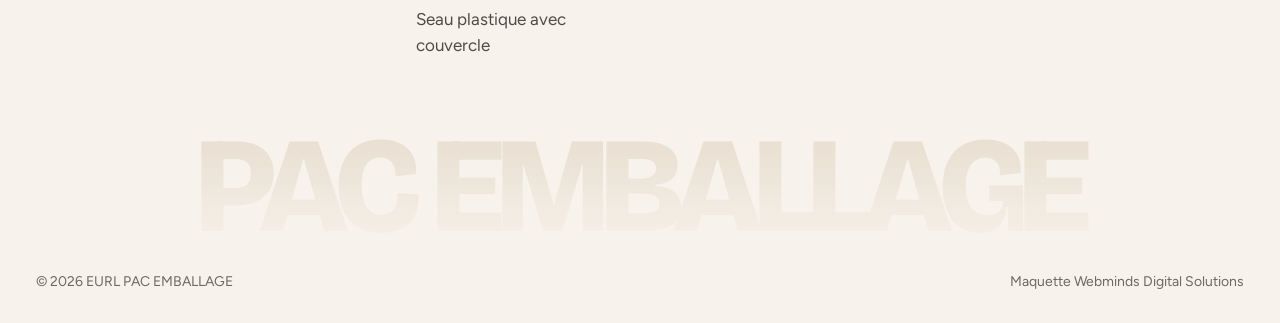
<file: v2/index.html>
<!doctype html><html lang="fr" data-version="v2"><head><meta charset="utf-8"><meta name="viewport" content="width=device-width,initial-scale=1"><meta name="robots" content="noindex,nofollow,noarchive,noimageindex"><title>PAC Emballage</title><link rel="icon" href="../assets/img/favicon.png"><link rel="preconnect" href="https://fonts.googleapis.com"><link rel="preconnect" href="https://fonts.gstatic.com" crossorigin><link href="https://fonts.googleapis.com/css2?family=Bricolage+Grotesque:opsz,wght@12..96,400..800&family=Figtree:wght@400..700&display=swap" rel="stylesheet"><link rel="stylesheet" href="../assets/css/common.css"><link rel="stylesheet" href="assets/v2.css"></head><body class="p-home"><header class="hd"><div class="hd-in"><a class="logo" href="index.html"><img src="../assets/img/logo.png" alt="PAC Emballage"></a><nav class="nav"><a href="index.html" class="on">Accueil</a><a href="produits.html">Produits</a><a href="professionnels.html">Professionnels</a><a href="contact.html">Contact</a></nav><a class="pill pill-r hd-cta" href="professionnels.html#devis"><span>Devis rapide</span><svg viewBox="0 0 24 24" fill="none" stroke="currentColor" stroke-width="2" stroke-linecap="round" stroke-linejoin="round"><path d="M7 17 17 7M8 7h9v9"/></svg></a><button class="burger" data-burger aria-label="Menu"><svg viewBox="0 0 24 24" fill="none" stroke="currentColor" stroke-width="2" stroke-linecap="round"><path d="M4 8h16M4 16h16"/></svg></button></div></header><main><section class="hero"><div class="blob b1"></div><div class="blob b2"></div><div class="blob b3"></div><div class="wrap hero-g"><div class="hero-t"><span class="eyebrow"><i class="dot"></i>Fabriqué à Alger · Z.I. Baba Ali</span><h1 class="split">Chaque café mérite sa <em>spatule</em>.</h1><p class="lead">PAC Emballage fabrique les spatules, cuillères, fourchettes et gobelets en plastique alimentaire des distributeurs automatiques, des cafés et des traiteurs algériens.</p><div class="hero-b"><a class="pill pill-r" href="produits.html"><span>Explorer la gamme</span><svg viewBox="0 0 24 24" fill="none" stroke="currentColor" stroke-width="2" stroke-linecap="round" stroke-linejoin="round"><path d="M7 17 17 7M8 7h9v9"/></svg></a><a class="pill pill-o" href="professionnels.html#devis"><span>Devis fabricant</span></a></div></div><div class="hero-v" id="heroV"><div class="ring"></div><img class="sp sp1" src="../assets/img/spoon-blue.png" alt="Cuillère bleue PAC Emballage"> <img class="sp sp2" src="../assets/img/spoon-gold.png" alt="Cuillère dorée PAC Emballage"> <img class="sp sp3" src="../assets/img/spoon-silver.png" alt="Cuillère argentée PAC Emballage"><div class="tag t1"><b>90 mm</b><span>spatule distributeur</span></div><div class="tag t2"><b>40 pcs</b><span>par sachet</span></div><div class="tag t3"><b>2 500</b><span>spatules / carton</span></div></div></div></section><div class="marq"><div class="marq-in"><span>Spatules à café</span><i>✦</i><span>Cuillères</span><i>✦</i><span>Fourchettes</span><i>✦</i><span>Gobelets</span><i>✦</i><span>Plastique alimentaire</span><i>✦</i><span>Fabriqué en Algérie</span><i>✦</i><span>Spatules à café</span><i>✦</i><span>Cuillères</span><i>✦</i><span>Fourchettes</span><i>✦</i><span>Gobelets</span><i>✦</i><span>Plastique alimentaire</span><i>✦</i><span>Fabriqué en Algérie</span><i>✦</i><span>Spatules à café</span><i>✦</i><span>Cuillères</span><i>✦</i><span>Fourchettes</span><i>✦</i><span>Gobelets</span><i>✦</i><span>Plastique alimentaire</span><i>✦</i><span>Fabriqué en Algérie</span><i>✦</i></div></div><section class="sec lab" id="lab"><div class="wrap lab-g"><div class="lab-t"><span class="eyebrow">Le nuancier PAC</span><h2 class="split">Vos couverts, <em>à vos couleurs</em>.</h2><p>Cuillères et fourchettes en sachets de 40 pièces, dans les coloris qui collent à votre enseigne ou à votre événement. Touchez une couleur.</p><div class="seg"><button class="on" data-set="cuillere">Cuillères</button><button data-set="fourchette">Fourchettes</button><span class="seg-k"></span></div><div class="dots" id="dots"></div><p class="lab-n" id="labN">Cuillère plastique — Bleue</p></div><div class="lab-v"><div class="lab-bg" id="labBg"></div><img id="labImg" src="../assets/img/cuillere-bleue.jpg" alt="Sachet de couverts PAC Emballage"></div></div></section><section class="hs" id="hs"><div class="hs-head wrap"><div><span class="eyebrow">La gamme</span><h2 class="split">Six produits, <em>zéro compromis</em>.</h2></div><a class="pill pill-o" href="produits.html"><span>Voir le catalogue</span><svg viewBox="0 0 24 24" fill="none" stroke="currentColor" stroke-width="2" stroke-linecap="round" stroke-linejoin="round"><path d="M7 17 17 7M8 7h9v9"/></svg></a></div><div class="hs-track" id="hsTrack"><a class="cd" href="produits.html" data-product="spatule" data-cat="vending"><div class="cd-img"><img src="../assets/img/spatules-carton-2500.jpg" alt="Spatule à café 90 mm" loading="lazy"></div><div class="cd-top"><span class="chip">Best-seller</span><span class="cd-go"><svg viewBox="0 0 24 24" fill="none" stroke="currentColor" stroke-width="2" stroke-linecap="round" stroke-linejoin="round"><path d="M7 17 17 7M8 7h9v9"/></svg></span></div><div class="cd-tx"><small>Distributeurs automatiques</small><h3>Spatule à café 90 mm</h3><p>La spatule des distributeurs automatiques : 90 mm, en sachets de 100 et cartons de 2 500.</p></div></a><a class="cd" href="produits.html" data-product="cuillere" data-cat="couverts"><div class="cd-img"><img src="../assets/img/cuillere-bleue.jpg" alt="Cuillère plastique" loading="lazy"></div><div class="cd-top"><span class="chip">5 coloris</span><span class="cd-go"><svg viewBox="0 0 24 24" fill="none" stroke="currentColor" stroke-width="2" stroke-linecap="round" stroke-linejoin="round"><path d="M7 17 17 7M8 7h9v9"/></svg></span></div><div class="cd-tx"><small>Couverts plastiques</small><h3>Cuillère plastique</h3><p>Cuillère à usage unique en sachet de 40 pièces, en blanc, bleu, rouge, rose ou bleu cristal.</p><div class="cd-sw"><i style="--sw:#f3f2ee"></i><i style="--sw:#2c8fd6"></i><i style="--sw:#b3202d"></i><i style="--sw:#ef7ba7"></i><i style="--sw:#86c6ee"></i></div></div></a><a class="cd" href="produits.html" data-product="fourchette" data-cat="couverts"><div class="cd-img"><img src="../assets/img/fourchette-rouge.jpg" alt="Fourchette plastique" loading="lazy"></div><div class="cd-top"><span class="chip">4 coloris</span><span class="cd-go"><svg viewBox="0 0 24 24" fill="none" stroke="currentColor" stroke-width="2" stroke-linecap="round" stroke-linejoin="round"><path d="M7 17 17 7M8 7h9v9"/></svg></span></div><div class="cd-tx"><small>Couverts plastiques</small><h3>Fourchette plastique</h3><p>Fourchette à usage unique en sachet de 40 pièces, en blanc, bleu, rouge ou rose.</p><div class="cd-sw"><i style="--sw:#f3f2ee"></i><i style="--sw:#2c8fd6"></i><i style="--sw:#b3202d"></i><i style="--sw:#ef7ba7"></i></div></div></a><a class="cd" href="produits.html" data-product="premium" data-cat="couverts"><div class="cd-img"><img src="../assets/img/cuilleres-premium.jpg" alt="Cuillère premium" loading="lazy"></div><div class="cd-top"><span class="chip">Finitions</span><span class="cd-go"><svg viewBox="0 0 24 24" fill="none" stroke="currentColor" stroke-width="2" stroke-linecap="round" stroke-linejoin="round"><path d="M7 17 17 7M8 7h9v9"/></svg></span></div><div class="cd-tx"><small>Couverts plastiques</small><h3>Cuillère premium</h3><p>Cuillères finition or, argent ou cristal pour les tables de réception et les traiteurs.</p></div></a><a class="cd" href="produits.html" data-product="gobelets" data-cat="contenants"><div class="cd-img"><img src="../assets/img/gobelets.jpg" alt="Gobelets plastique" loading="lazy"></div><div class="cd-top"><span class="chip">Café & eau</span><span class="cd-go"><svg viewBox="0 0 24 24" fill="none" stroke="currentColor" stroke-width="2" stroke-linecap="round" stroke-linejoin="round"><path d="M7 17 17 7M8 7h9v9"/></svg></span></div><div class="cd-tx"><small>Gobelets & contenants</small><h3>Gobelets plastique</h3><p>Gobelets transparents et gobelets couleur café pour boissons froides et chaudes.</p></div></a><a class="cd" href="produits.html" data-product="seau" data-cat="contenants"><div class="cd-img"><img src="../assets/img/seau-alimentaire.jpg" alt="Seau plastique avec couvercle" loading="lazy"></div><div class="cd-top"><span class="chip">Contenant</span><span class="cd-go"><svg viewBox="0 0 24 24" fill="none" stroke="currentColor" stroke-width="2" stroke-linecap="round" stroke-linejoin="round"><path d="M7 17 17 7M8 7h9v9"/></svg></span></div><div class="cd-tx"><small>Gobelets & contenants</small><h3>Seau plastique avec couvercle</h3><p>Seau alimentaire avec anse et couvercle, pour la conservation et le transport.</p></div></a></div></section><section class="sec spot"><div class="wrap spot-g"><div class="spot-v"><img class="sv1" src="../assets/img/spatules-carton-2500.jpg" alt="Carton de 2 500 spatules à café"> <img class="sv2" src="../assets/img/spatules-lot-2.jpg" alt="Spatules en sachets de 100"><div class="spot-badge"><span>Sachets de</span><b>100</b></div></div><div class="spot-t"><span class="eyebrow">Produit phare</span><h2 class="split">La spatule des <em>distributeurs automatiques</em>.</h2><div class="count"><b data-count="2500">0</b><span>spatules par carton,<br>prêtes à charger</span></div><p>Spatule en plastique alimentaire conçue pour les distributeurs automatiques de boissons chaudes. Longueur 90 mm, emballée par 100 dans des sachets et livrée en cartons de 2 500 pièces, prête à charger dans les machines.</p><ul class="specs"><li><span>Longueur</span><b>90 mm</b></li><li><span>Matière</span><b>Plastique alimentaire</b></li><li><span>Conditionnement</span><b>Sachets de 100</b></li><li><span>Carton</span><b>2 500 spatules</b></li><li><span>Usage</span><b>Distributeurs automatiques de café</b></li></ul><a class="pill pill-r" href="produits.html" data-product="spatule"><span>Fiche produit</span><svg viewBox="0 0 24 24" fill="none" stroke="currentColor" stroke-width="2" stroke-linecap="round" stroke-linejoin="round"><path d="M7 17 17 7M8 7h9v9"/></svg></a></div></div></section><section class="sec bento-s"><div class="wrap"><div class="sec-h"><span class="eyebrow">Pour qui</span><h2 class="split">Pensé pour ceux qui <em>servent vite</em>.</h2></div><div class="bento"><a class="bt bt1" href="professionnels.html"><img src="../assets/img/spatules-cartons.jpg" alt="" loading="lazy"><div><h3>Distributeurs automatiques</h3><p>Spatules 90 mm et gobelets prêts à charger, en cartons de 2 500.</p></div><span class="bt-go"><svg viewBox="0 0 24 24" fill="none" stroke="currentColor" stroke-width="2" stroke-linecap="round" stroke-linejoin="round"><path d="M7 17 17 7M8 7h9v9"/></svg></span></a><a class="bt bt2" href="professionnels.html"><img src="../assets/img/gamme-couleurs-3.jpg" alt="" loading="lazy"><div><h3>Cafés & restauration rapide</h3><p>Couverts en sachets de 40 pour la vente à emporter.</p></div><span class="bt-go"><svg viewBox="0 0 24 24" fill="none" stroke="currentColor" stroke-width="2" stroke-linecap="round" stroke-linejoin="round"><path d="M7 17 17 7M8 7h9v9"/></svg></span></a><a class="bt bt3" href="professionnels.html"><img src="../assets/img/cuilleres-premium-2.jpg" alt="" loading="lazy"><div><h3>Traiteurs & réceptions</h3><p>Cuillères premium or, argent et cristal pour vos tables.</p></div><span class="bt-go"><svg viewBox="0 0 24 24" fill="none" stroke="currentColor" stroke-width="2" stroke-linecap="round" stroke-linejoin="round"><path d="M7 17 17 7M8 7h9v9"/></svg></span></a><a class="bt bt4" href="professionnels.html"><img src="../assets/img/gamme-couleurs-1.jpg" alt="" loading="lazy"><div><h3>Grossistes & revendeurs</h3><p>Sachets de marque prêts pour le rayon, prix fabricant.</p></div><span class="bt-go"><svg viewBox="0 0 24 24" fill="none" stroke="currentColor" stroke-width="2" stroke-linecap="round" stroke-linejoin="round"><path d="M7 17 17 7M8 7h9v9"/></svg></span></a></div></div></section><section class="sec why2"><div class="wrap"><div class="sec-h"><span class="eyebrow">Pourquoi nous</span><h2 class="split">Le fabricant, <em>en direct</em>.</h2></div><div class="why-g"><div class="wy"><span>01</span><h3>Plastique alimentaire</h3><p>Des matières adaptées au contact alimentaire, du café chaud au plat à emporter.</p></div><div class="wy"><span>02</span><h3>Usine à Alger</h3><p>Production à Baba Ali : délais courts, interlocuteur direct, suivi de vos commandes.</p></div><div class="wy"><span>03</span><h3>Prix fabricant</h3><p>Pas d'intermédiaire entre vous et la production : des prix concurrentiels sur les volumes.</p></div><div class="wy"><span>04</span><h3>Prêt à revendre</h3><p>Sachets de marque de 40 ou 100 pièces, cartons de 2 500 : direct en rayon ou en machine.</p></div></div></div></section><section class="end"><div class="wrap"><div class="end-card"><img class="end-sp" src="../assets/img/spoon-gold.png" alt=""><div class="end-t"><span class="eyebrow eyebrow-w">Parlons volumes</span><h2>Votre prochaine commande commence par un message.</h2><p>Produit, coloris, quantité : on vous répond avec un prix fabricant.</p></div><div class="end-b"><a class="pill pill-w" href="professionnels.html#devis"><span>Demander un devis</span><svg viewBox="0 0 24 24" fill="none" stroke="currentColor" stroke-width="2" stroke-linecap="round" stroke-linejoin="round"><path d="M7 17 17 7M8 7h9v9"/></svg></a><a class="end-tel" href="tel:+213550104366"><svg viewBox="0 0 24 24" fill="none" stroke="currentColor" stroke-width="1.8" stroke-linecap="round" stroke-linejoin="round"><path d="M22 16.9v3a2 2 0 0 1-2.2 2 19.8 19.8 0 0 1-8.6-3.1 19.5 19.5 0 0 1-6-6A19.8 19.8 0 0 1 2.1 4.2 2 2 0 0 1 4.1 2h3a2 2 0 0 1 2 1.7c.1.9.4 1.8.7 2.7a2 2 0 0 1-.5 2.1L8 9.8a16 16 0 0 0 6 6l1.3-1.3a2 2 0 0 1 2.1-.4c.9.3 1.8.6 2.7.7a2 2 0 0 1 1.7 2z"/></svg>0550 10 43 66</a></div></div></div></section></main><footer class="ft"><div class="wrap"><div class="ft-top"><div class="ft-a"><img src="../assets/img/logo.png" alt="PAC Emballage"><p>Spatules, couverts et gobelets en plastique alimentaire, fabriqués dans la zone industrielle de Baba Ali, à Alger.</p><a class="ft-fb" href="https://www.facebook.com/pacemballage" target="_blank" rel="noopener"><svg viewBox="0 0 24 24" fill="currentColor"><path d="M14 8h3V4h-3a5 5 0 0 0-5 5v2H7v4h2v7h4v-7h3l1-4h-4V9a1 1 0 0 1 1-1z"/></svg><span>Suivre PAC Emballage</span></a></div><div><h4>Produits</h4><a href="produits.html" data-product="spatule">Spatule à café 90 mm</a><a href="produits.html" data-product="cuillere">Cuillère plastique</a><a href="produits.html" data-product="fourchette">Fourchette plastique</a><a href="produits.html" data-product="premium">Cuillère premium</a><a href="produits.html" data-product="gobelets">Gobelets plastique</a><a href="produits.html" data-product="seau">Seau plastique avec couvercle</a></div><div><h4>Pages</h4><a href="index.html">Accueil</a><a href="produits.html">Catalogue</a><a href="professionnels.html">Professionnels</a><a href="contact.html">Contact</a></div><div><h4>Contact</h4><a href="tel:+213550104366">0550 10 43 66</a><a href="tel:+213560645174">0560 64 51 74</a><a href="mailto:pac.emballage@gmail.com">pac.emballage@gmail.com</a><p>Nouvelle Zone Industrielle, Lot 279 n°06, Baba Ali, Birtouta, Alger 16045</p></div></div><div class="ft-big" aria-hidden="true">PAC EMBALLAGE</div><div class="ft-b"><span>© 2026 EURL PAC EMBALLAGE</span><span>Maquette Webminds Digital Solutions</span></div></div></footer><script src="../assets/vendor/gsap.min.js"></script><script src="../assets/vendor/ScrollTrigger.min.js"></script><script src="../assets/js/data.js"></script><script src="../assets/js/common.js"></script><script src="assets/v2.js"></script></body></html>
</file>
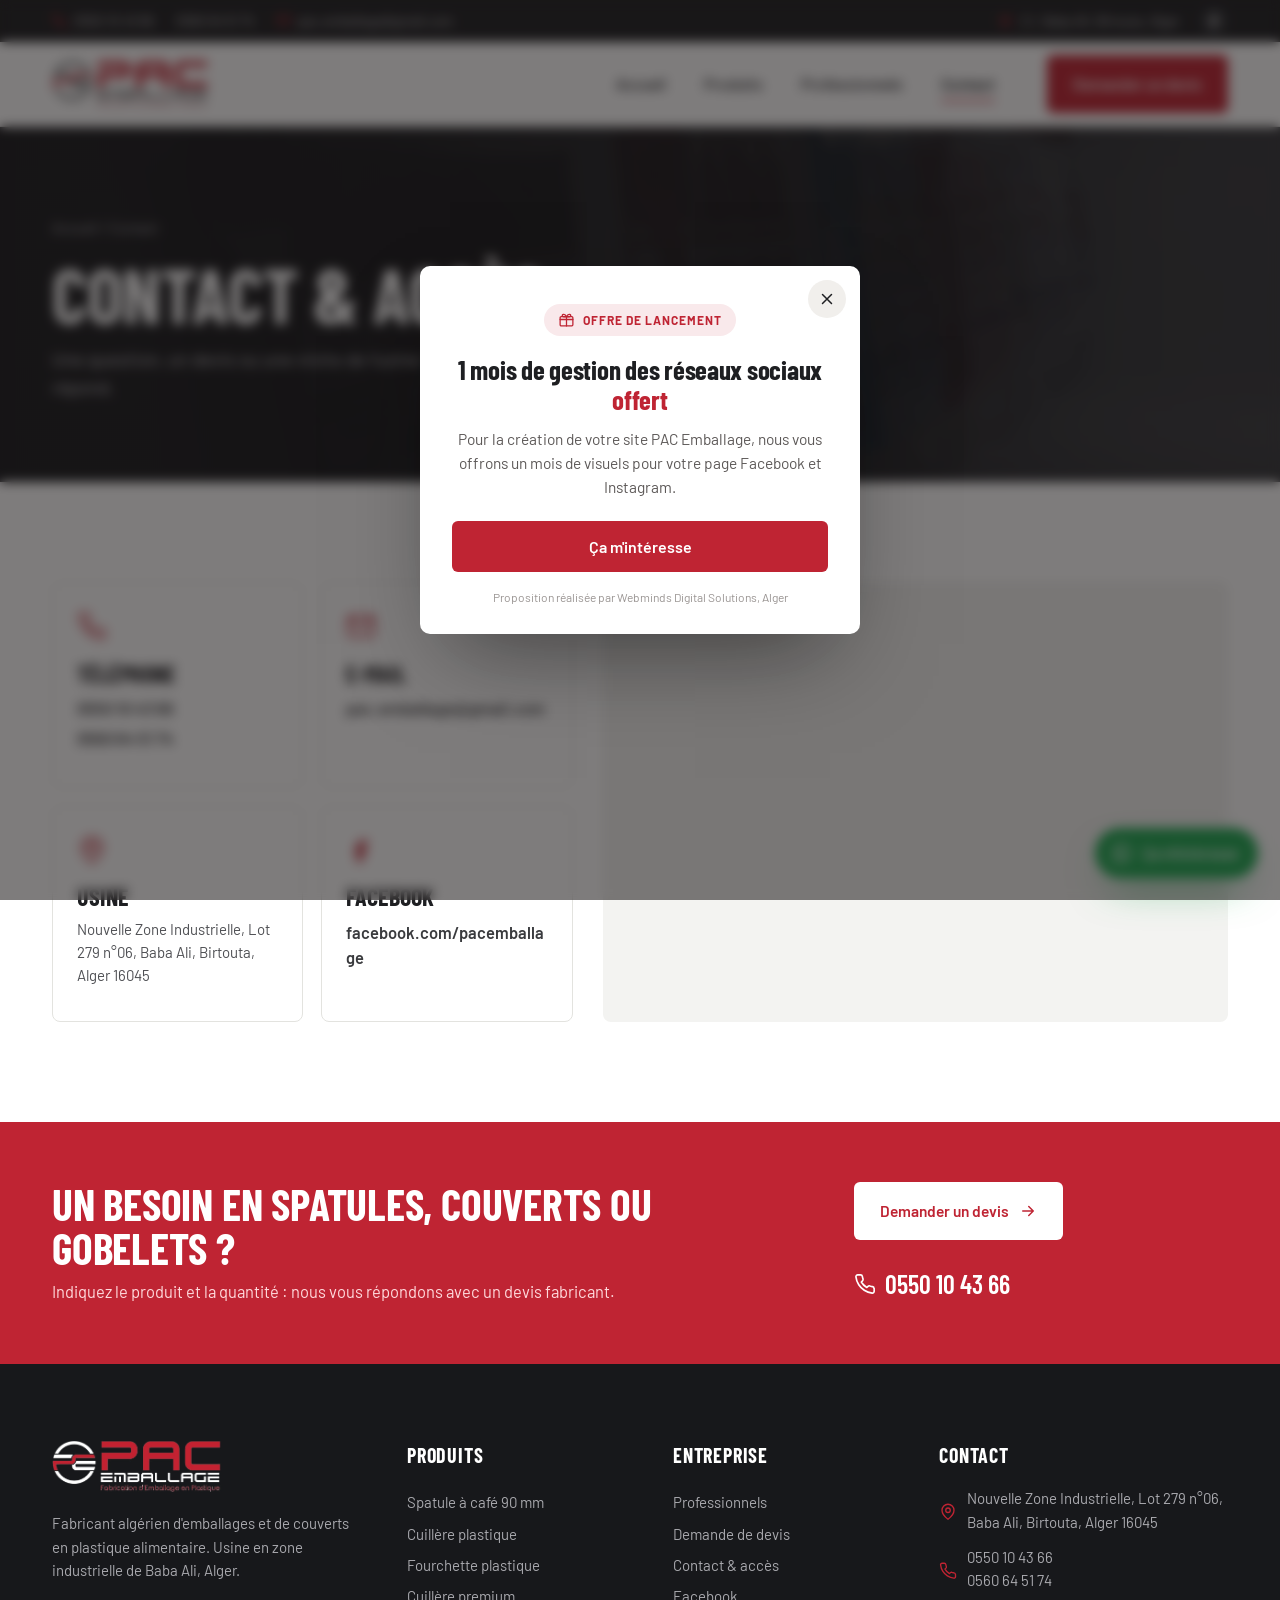
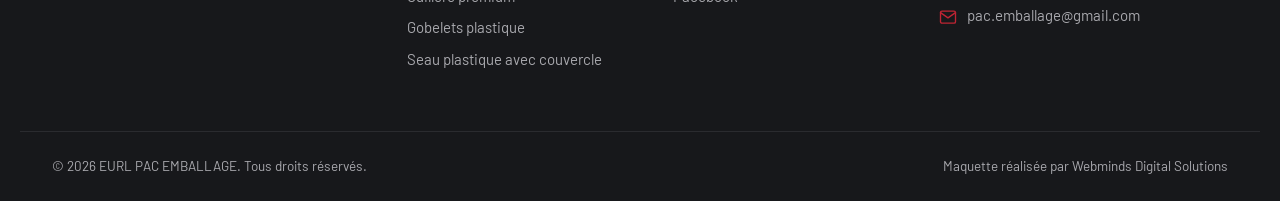
<file: v1/contact.html>
<!doctype html><html lang="fr" data-version="v1"><head><meta charset="utf-8"><meta name="viewport" content="width=device-width,initial-scale=1"><meta name="robots" content="noindex,nofollow,noarchive,noimageindex"><title>PAC Emballage</title><link rel="icon" href="../assets/img/favicon.png"><link rel="preconnect" href="https://fonts.googleapis.com"><link rel="preconnect" href="https://fonts.gstatic.com" crossorigin><link href="https://fonts.googleapis.com/css2?family=Barlow:wght@400;500;600;700&family=Barlow+Condensed:wght@500;600;700;800&display=swap" rel="stylesheet"><link rel="stylesheet" href="../assets/css/common.css"><link rel="stylesheet" href="assets/v1.css"></head><body class="p-contact"><div class="topbar"><div class="wrap"><div class="tb-l"><a href="tel:+213550104366"><svg viewBox="0 0 24 24" fill="none" stroke="currentColor" stroke-width="1.8" stroke-linecap="round" stroke-linejoin="round"><path d="M22 16.9v3a2 2 0 0 1-2.2 2 19.8 19.8 0 0 1-8.6-3.1 19.5 19.5 0 0 1-6-6A19.8 19.8 0 0 1 2.1 4.2 2 2 0 0 1 4.1 2h3a2 2 0 0 1 2 1.7c.1.9.4 1.8.7 2.7a2 2 0 0 1-.5 2.1L8 9.8a16 16 0 0 0 6 6l1.3-1.3a2 2 0 0 1 2.1-.4c.9.3 1.8.6 2.7.7a2 2 0 0 1 1.7 2z"/></svg>0550 10 43 66</a><a href="tel:+213560645174">0560 64 51 74</a><a href="mailto:pac.emballage@gmail.com"><svg viewBox="0 0 24 24" fill="none" stroke="currentColor" stroke-width="1.8" stroke-linecap="round" stroke-linejoin="round"><rect x="2" y="4" width="20" height="16" rx="2"/><path d="m22 6-10 7L2 6"/></svg>pac.emballage@gmail.com</a></div><div class="tb-r"><svg viewBox="0 0 24 24" fill="none" stroke="currentColor" stroke-width="1.8" stroke-linecap="round" stroke-linejoin="round"><path d="M20 10c0 6-8 12-8 12s-8-6-8-12a8 8 0 0 1 16 0z"/><circle cx="12" cy="10" r="3"/></svg>Z.I. Baba Ali, Birtouta, Alger<a class="tb-fb" href="https://www.facebook.com/pacemballage" target="_blank" rel="noopener" aria-label="Facebook"><svg viewBox="0 0 24 24" fill="currentColor"><path d="M14 8h3V4h-3a5 5 0 0 0-5 5v2H7v4h2v7h4v-7h3l1-4h-4V9a1 1 0 0 1 1-1z"/></svg></a></div></div></div><header class="hd"><div class="wrap"><a class="logo" href="index.html"><img src="../assets/img/logo.png" alt="PAC Emballage"></a><nav class="nav"><a href="index.html">Accueil</a> <a href="produits.html">Produits</a> <a href="professionnels.html">Professionnels</a> <a href="contact.html" class="on">Contact</a></nav><a class="btn btn-r hd-cta" href="professionnels.html#devis">Demander un devis</a> <button class="burger" data-burger aria-label="Menu"><svg viewBox="0 0 24 24" fill="none" stroke="currentColor" stroke-width="2" stroke-linecap="round"><path d="M4 7h16M4 12h16M4 17h16"/></svg></button></div></header><section class="ph"><div class="ph-bg"><img src="../assets/img/gamme-couleurs-3.jpg" alt=""></div><div class="wrap"><div class="crumb"><a href="index.html">Accueil</a> / Contact</div><h1>Contact & accès</h1><p>Une question, un devis ou une visite de l'usine : l'équipe PAC Emballage vous répond.</p></div></section><section class="sec"><div class="wrap ct-g"><div class="ct-cards"><div class="ctc"><svg viewBox="0 0 24 24" fill="none" stroke="currentColor" stroke-width="1.8" stroke-linecap="round" stroke-linejoin="round"><path d="M22 16.9v3a2 2 0 0 1-2.2 2 19.8 19.8 0 0 1-8.6-3.1 19.5 19.5 0 0 1-6-6A19.8 19.8 0 0 1 2.1 4.2 2 2 0 0 1 4.1 2h3a2 2 0 0 1 2 1.7c.1.9.4 1.8.7 2.7a2 2 0 0 1-.5 2.1L8 9.8a16 16 0 0 0 6 6l1.3-1.3a2 2 0 0 1 2.1-.4c.9.3 1.8.6 2.7.7a2 2 0 0 1 1.7 2z"/></svg><h3>Téléphone</h3><a href="tel:+213550104366">0550 10 43 66</a><a href="tel:+213560645174">0560 64 51 74</a></div><div class="ctc"><svg viewBox="0 0 24 24" fill="none" stroke="currentColor" stroke-width="1.8" stroke-linecap="round" stroke-linejoin="round"><rect x="2" y="4" width="20" height="16" rx="2"/><path d="m22 6-10 7L2 6"/></svg><h3>E-mail</h3><a href="mailto:pac.emballage@gmail.com">pac.emballage@gmail.com</a></div><div class="ctc"><svg viewBox="0 0 24 24" fill="none" stroke="currentColor" stroke-width="1.8" stroke-linecap="round" stroke-linejoin="round"><path d="M20 10c0 6-8 12-8 12s-8-6-8-12a8 8 0 0 1 16 0z"/><circle cx="12" cy="10" r="3"/></svg><h3>Usine</h3><p>Nouvelle Zone Industrielle, Lot 279 n°06, Baba Ali, Birtouta, Alger 16045</p></div><div class="ctc"><svg viewBox="0 0 24 24" fill="currentColor"><path d="M14 8h3V4h-3a5 5 0 0 0-5 5v2H7v4h2v7h4v-7h3l1-4h-4V9a1 1 0 0 1 1-1z"/></svg><h3>Facebook</h3><a href="https://www.facebook.com/pacemballage" target="_blank" rel="noopener">facebook.com/pacemballage</a></div></div><div class="ct-map"><iframe src="https://maps.google.com/maps?q=Zone%20Industrielle%20Baba%20Ali%20Birtouta%20Alger&z=14&output=embed" loading="lazy" title="Plan d'accès PAC Emballage"></iframe></div></div></section><section class="cta"><div class="wrap"><div><h2>Un besoin en spatules, couverts ou gobelets ?</h2><p>Indiquez le produit et la quantité : nous vous répondons avec un devis fabricant.</p></div><div class="cta-b"><a class="btn btn-w" href="professionnels.html#devis">Demander un devis <svg viewBox="0 0 24 24" fill="none" stroke="currentColor" stroke-width="2" stroke-linecap="round" stroke-linejoin="round"><path d="M5 12h14M13 6l6 6-6 6"/></svg></a><a class="cta-tel" href="tel:+213550104366"><svg viewBox="0 0 24 24" fill="none" stroke="currentColor" stroke-width="1.8" stroke-linecap="round" stroke-linejoin="round"><path d="M22 16.9v3a2 2 0 0 1-2.2 2 19.8 19.8 0 0 1-8.6-3.1 19.5 19.5 0 0 1-6-6A19.8 19.8 0 0 1 2.1 4.2 2 2 0 0 1 4.1 2h3a2 2 0 0 1 2 1.7c.1.9.4 1.8.7 2.7a2 2 0 0 1-.5 2.1L8 9.8a16 16 0 0 0 6 6l1.3-1.3a2 2 0 0 1 2.1-.4c.9.3 1.8.6 2.7.7a2 2 0 0 1 1.7 2z"/></svg>0550 10 43 66</a></div></div></section><footer class="ft"><div class="wrap"><div class="ft-a"><img src="../assets/img/logo-w.png" alt="PAC Emballage"><p>Fabricant algérien d'emballages et de couverts en plastique alimentaire. Usine en zone industrielle de Baba Ali, Alger.</p></div><div><h4>Produits</h4><a href="produits.html" data-product="spatule">Spatule à café 90 mm</a><a href="produits.html" data-product="cuillere">Cuillère plastique</a><a href="produits.html" data-product="fourchette">Fourchette plastique</a><a href="produits.html" data-product="premium">Cuillère premium</a><a href="produits.html" data-product="gobelets">Gobelets plastique</a><a href="produits.html" data-product="seau">Seau plastique avec couvercle</a></div><div><h4>Entreprise</h4><a href="professionnels.html">Professionnels</a><a href="professionnels.html#devis">Demande de devis</a><a href="contact.html">Contact & accès</a><a href="https://www.facebook.com/pacemballage" target="_blank" rel="noopener">Facebook</a></div><div><h4>Contact</h4><p><svg viewBox="0 0 24 24" fill="none" stroke="currentColor" stroke-width="1.8" stroke-linecap="round" stroke-linejoin="round"><path d="M20 10c0 6-8 12-8 12s-8-6-8-12a8 8 0 0 1 16 0z"/><circle cx="12" cy="10" r="3"/></svg><span>Nouvelle Zone Industrielle, Lot 279 n°06, Baba Ali, Birtouta, Alger 16045</span></p><p><svg viewBox="0 0 24 24" fill="none" stroke="currentColor" stroke-width="1.8" stroke-linecap="round" stroke-linejoin="round"><path d="M22 16.9v3a2 2 0 0 1-2.2 2 19.8 19.8 0 0 1-8.6-3.1 19.5 19.5 0 0 1-6-6A19.8 19.8 0 0 1 2.1 4.2 2 2 0 0 1 4.1 2h3a2 2 0 0 1 2 1.7c.1.9.4 1.8.7 2.7a2 2 0 0 1-.5 2.1L8 9.8a16 16 0 0 0 6 6l1.3-1.3a2 2 0 0 1 2.1-.4c.9.3 1.8.6 2.7.7a2 2 0 0 1 1.7 2z"/></svg><span><a href="tel:+213550104366">0550 10 43 66</a><br><a href="tel:+213560645174">0560 64 51 74</a></span></p><p><svg viewBox="0 0 24 24" fill="none" stroke="currentColor" stroke-width="1.8" stroke-linecap="round" stroke-linejoin="round"><rect x="2" y="4" width="20" height="16" rx="2"/><path d="m22 6-10 7L2 6"/></svg><a href="mailto:pac.emballage@gmail.com">pac.emballage@gmail.com</a></p></div></div><div class="wrap ft-b"><span>© 2026 EURL PAC EMBALLAGE. Tous droits réservés.</span><span>Maquette réalisée par Webminds Digital Solutions</span></div></footer><script src="../assets/js/data.js"></script><script src="../assets/js/common.js"></script><script src="assets/v1.js"></script></body></html>
</file>
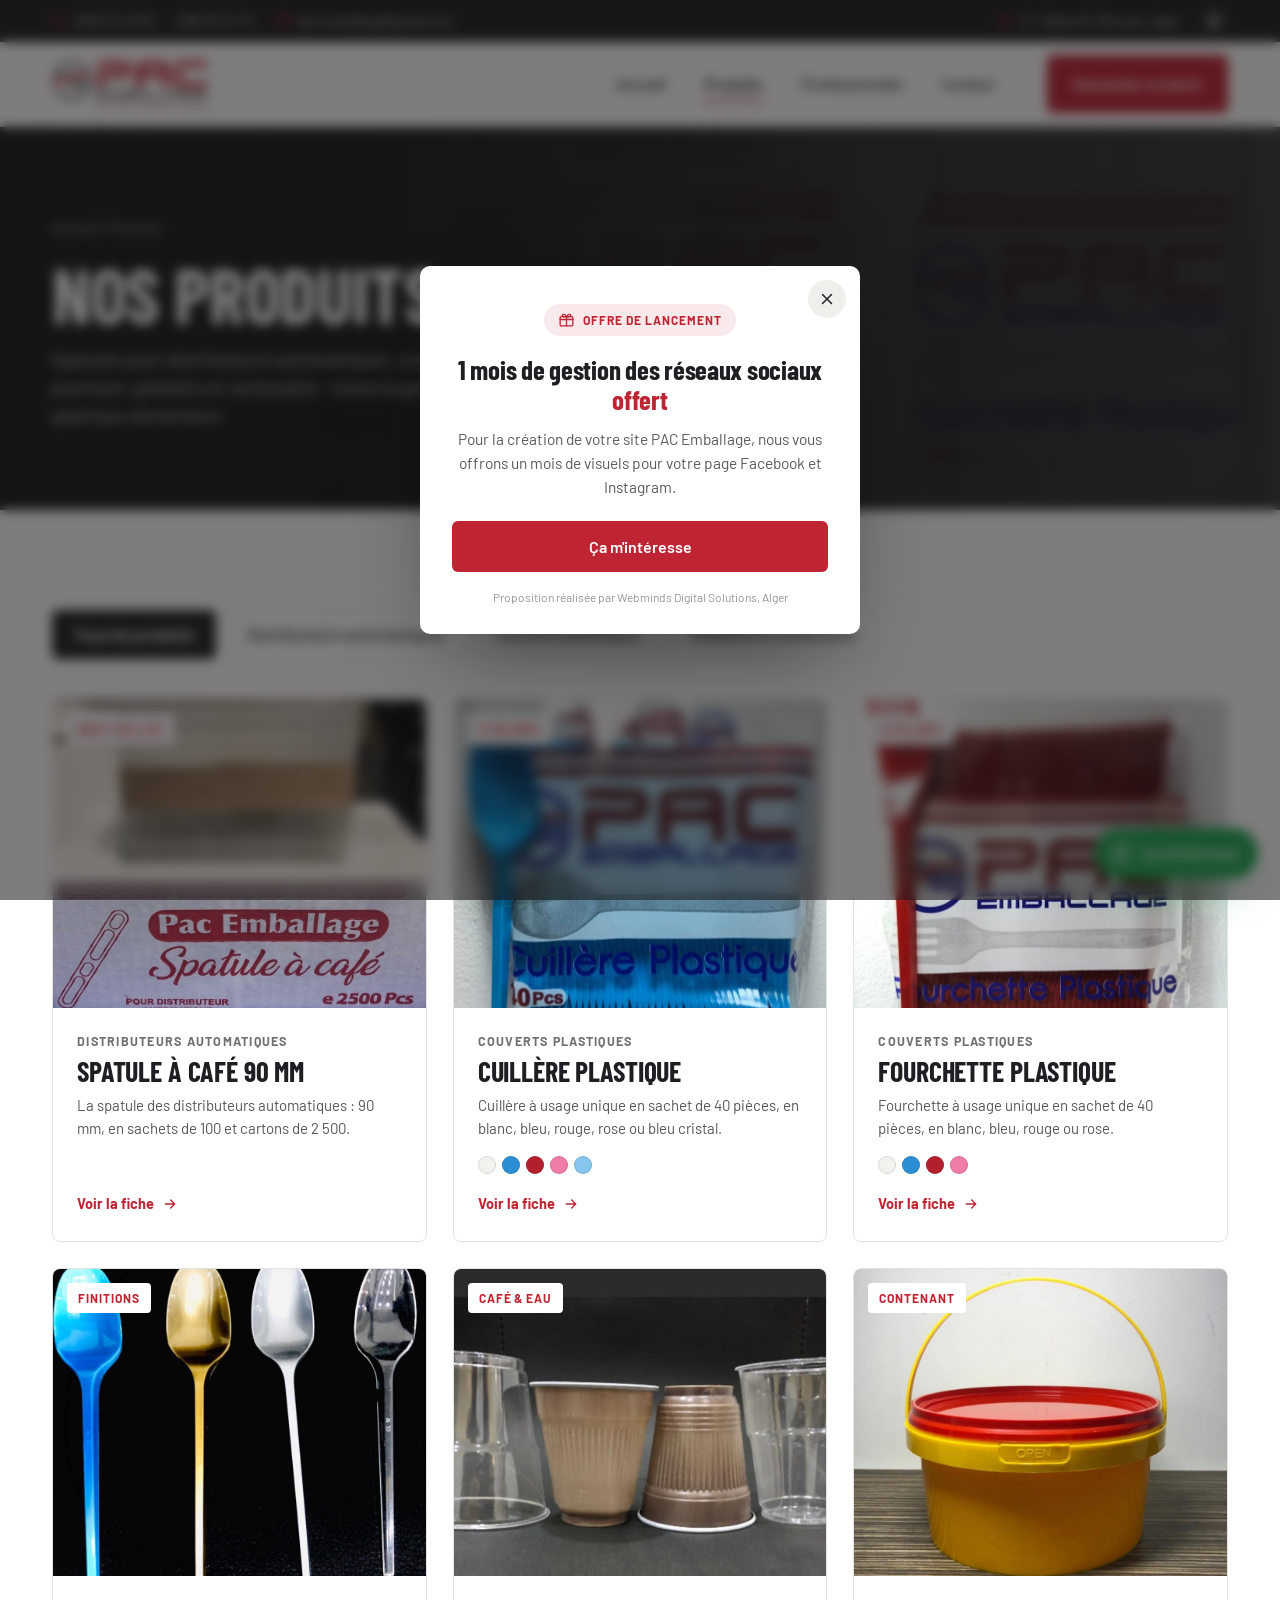
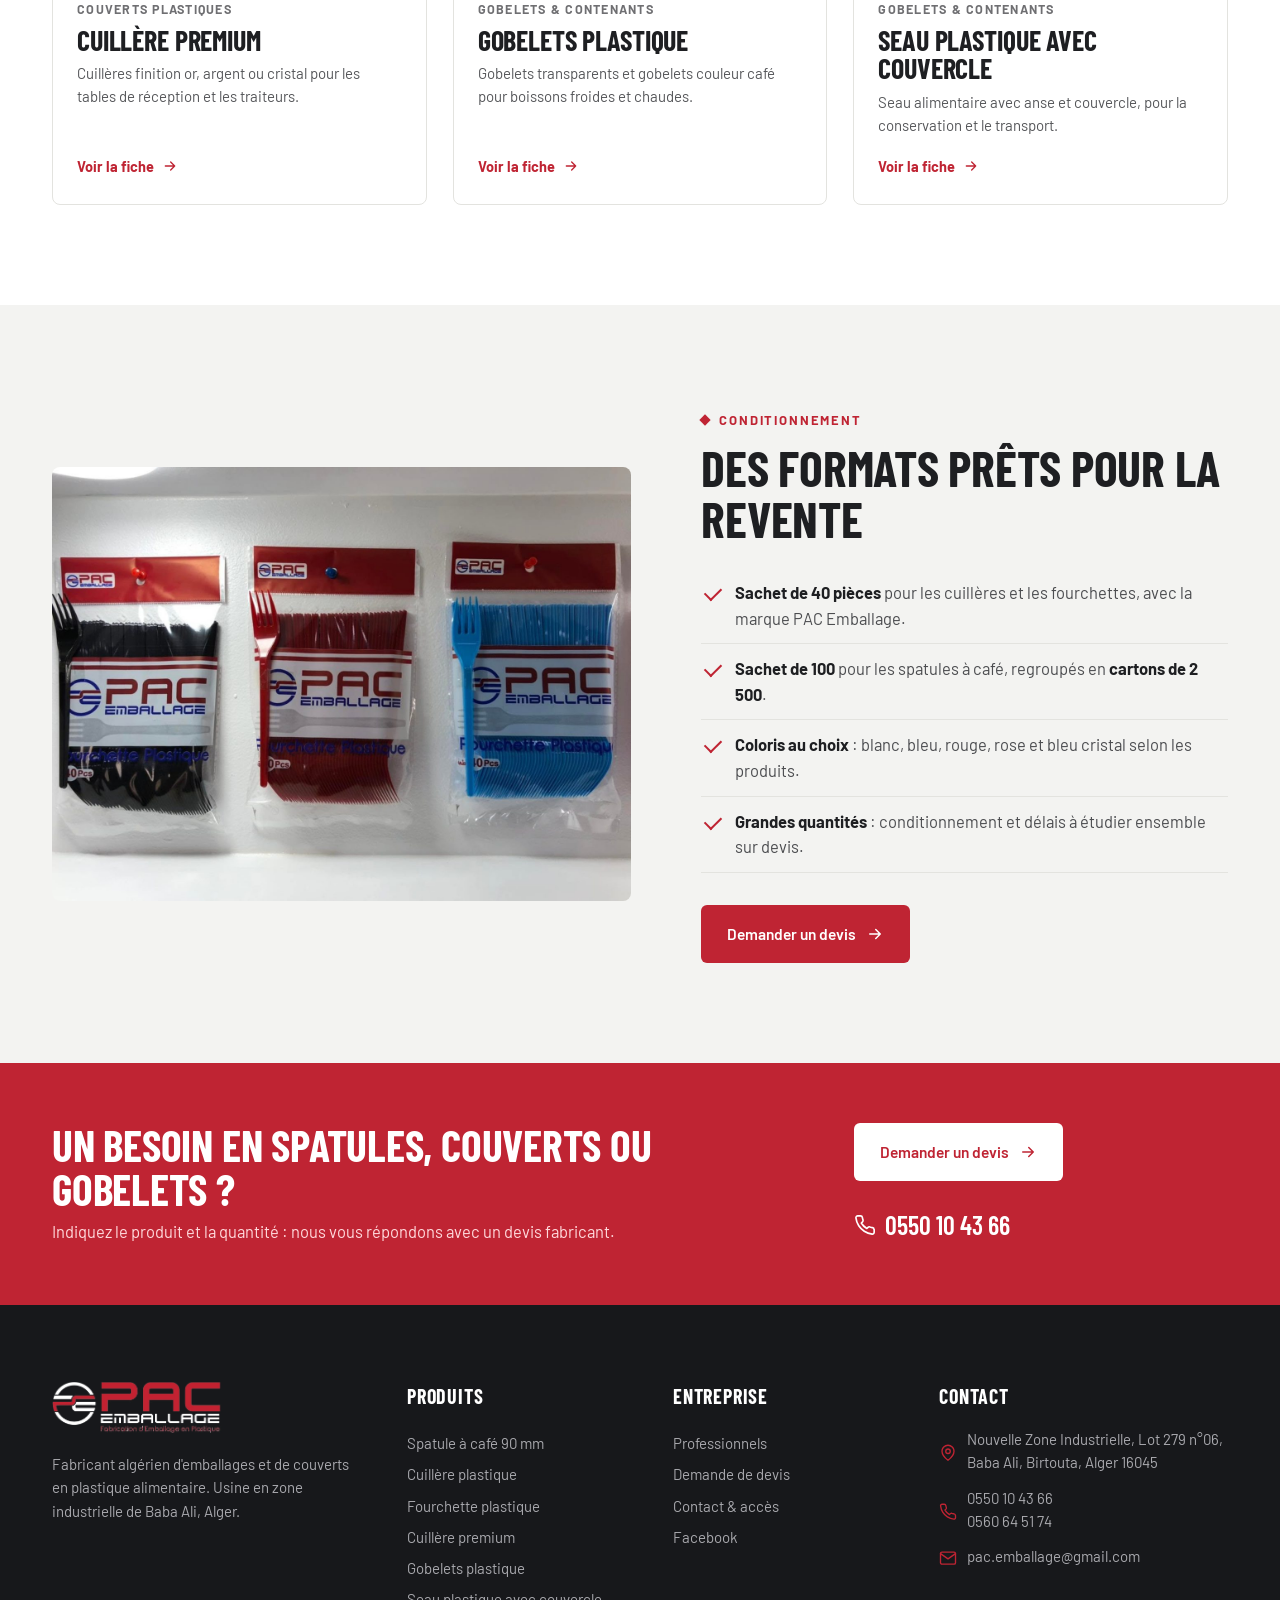
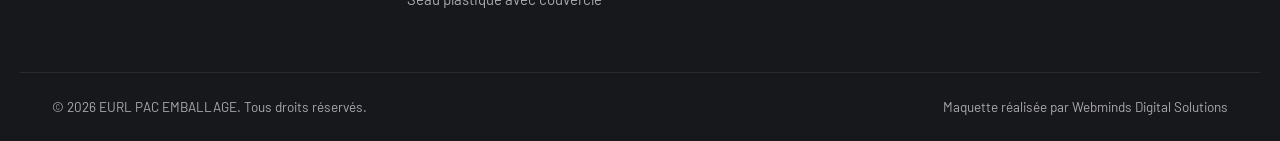
<file: v1/produits.html>
<!doctype html><html lang="fr" data-version="v1"><head><meta charset="utf-8"><meta name="viewport" content="width=device-width,initial-scale=1"><meta name="robots" content="noindex,nofollow,noarchive,noimageindex"><title>PAC Emballage</title><link rel="icon" href="../assets/img/favicon.png"><link rel="preconnect" href="https://fonts.googleapis.com"><link rel="preconnect" href="https://fonts.gstatic.com" crossorigin><link href="https://fonts.googleapis.com/css2?family=Barlow:wght@400;500;600;700&family=Barlow+Condensed:wght@500;600;700;800&display=swap" rel="stylesheet"><link rel="stylesheet" href="../assets/css/common.css"><link rel="stylesheet" href="assets/v1.css"></head><body class="p-produits"><div class="topbar"><div class="wrap"><div class="tb-l"><a href="tel:+213550104366"><svg viewBox="0 0 24 24" fill="none" stroke="currentColor" stroke-width="1.8" stroke-linecap="round" stroke-linejoin="round"><path d="M22 16.9v3a2 2 0 0 1-2.2 2 19.8 19.8 0 0 1-8.6-3.1 19.5 19.5 0 0 1-6-6A19.8 19.8 0 0 1 2.1 4.2 2 2 0 0 1 4.1 2h3a2 2 0 0 1 2 1.7c.1.9.4 1.8.7 2.7a2 2 0 0 1-.5 2.1L8 9.8a16 16 0 0 0 6 6l1.3-1.3a2 2 0 0 1 2.1-.4c.9.3 1.8.6 2.7.7a2 2 0 0 1 1.7 2z"/></svg>0550 10 43 66</a><a href="tel:+213560645174">0560 64 51 74</a><a href="mailto:pac.emballage@gmail.com"><svg viewBox="0 0 24 24" fill="none" stroke="currentColor" stroke-width="1.8" stroke-linecap="round" stroke-linejoin="round"><rect x="2" y="4" width="20" height="16" rx="2"/><path d="m22 6-10 7L2 6"/></svg>pac.emballage@gmail.com</a></div><div class="tb-r"><svg viewBox="0 0 24 24" fill="none" stroke="currentColor" stroke-width="1.8" stroke-linecap="round" stroke-linejoin="round"><path d="M20 10c0 6-8 12-8 12s-8-6-8-12a8 8 0 0 1 16 0z"/><circle cx="12" cy="10" r="3"/></svg>Z.I. Baba Ali, Birtouta, Alger<a class="tb-fb" href="https://www.facebook.com/pacemballage" target="_blank" rel="noopener" aria-label="Facebook"><svg viewBox="0 0 24 24" fill="currentColor"><path d="M14 8h3V4h-3a5 5 0 0 0-5 5v2H7v4h2v7h4v-7h3l1-4h-4V9a1 1 0 0 1 1-1z"/></svg></a></div></div></div><header class="hd"><div class="wrap"><a class="logo" href="index.html"><img src="../assets/img/logo.png" alt="PAC Emballage"></a><nav class="nav"><a href="index.html">Accueil</a> <a href="produits.html" class="on">Produits</a> <a href="professionnels.html">Professionnels</a> <a href="contact.html">Contact</a></nav><a class="btn btn-r hd-cta" href="professionnels.html#devis">Demander un devis</a> <button class="burger" data-burger aria-label="Menu"><svg viewBox="0 0 24 24" fill="none" stroke="currentColor" stroke-width="2" stroke-linecap="round"><path d="M4 7h16M4 12h16M4 17h16"/></svg></button></div></header><section class="ph"><div class="ph-bg"><img src="../assets/img/gamme-couleurs-2.jpg" alt=""></div><div class="wrap"><div class="crumb"><a href="index.html">Accueil</a> / Produits</div><h1>Nos produits</h1><p>Spatules pour distributeurs automatiques, couverts en sachets, cuillères premium, gobelets et contenants : toute la gamme PAC Emballage en plastique alimentaire.</p></div></section><section class="sec"><div class="wrap"><div class="filters"><button class="on" data-filter="all">Tous les produits</button><button data-filter="vending">Distributeurs automatiques</button><button data-filter="couverts">Couverts plastiques</button><button data-filter="contenants">Gobelets & contenants</button></div><div class="grid3"><a class="pc" href="produits.html" data-product="spatule" data-cat="vending"><div class="pc-img"><img src="../assets/img/spatules-carton-2500.jpg" alt="Spatule à café 90 mm" loading="lazy"><span class="pc-tag">Best-seller</span></div><div class="pc-tx"><small>Distributeurs automatiques</small><h3>Spatule à café 90 mm</h3><p>La spatule des distributeurs automatiques : 90 mm, en sachets de 100 et cartons de 2 500.</p><span class="pc-more">Voir la fiche <svg viewBox="0 0 24 24" fill="none" stroke="currentColor" stroke-width="2" stroke-linecap="round" stroke-linejoin="round"><path d="M5 12h14M13 6l6 6-6 6"/></svg></span></div></a><a class="pc" href="produits.html" data-product="cuillere" data-cat="couverts"><div class="pc-img"><img src="../assets/img/cuillere-bleue.jpg" alt="Cuillère plastique" loading="lazy"><span class="pc-tag">5 coloris</span></div><div class="pc-tx"><small>Couverts plastiques</small><h3>Cuillère plastique</h3><p>Cuillère à usage unique en sachet de 40 pièces, en blanc, bleu, rouge, rose ou bleu cristal.</p><div class="pc-sw"><i style="--sw:#f3f2ee" title="Blanche"></i><i style="--sw:#2c8fd6" title="Bleue"></i><i style="--sw:#b3202d" title="Rouge"></i><i style="--sw:#ef7ba7" title="Rose"></i><i style="--sw:#86c6ee" title="Bleu cristal"></i></div><span class="pc-more">Voir la fiche <svg viewBox="0 0 24 24" fill="none" stroke="currentColor" stroke-width="2" stroke-linecap="round" stroke-linejoin="round"><path d="M5 12h14M13 6l6 6-6 6"/></svg></span></div></a><a class="pc" href="produits.html" data-product="fourchette" data-cat="couverts"><div class="pc-img"><img src="../assets/img/fourchette-rouge.jpg" alt="Fourchette plastique" loading="lazy"><span class="pc-tag">4 coloris</span></div><div class="pc-tx"><small>Couverts plastiques</small><h3>Fourchette plastique</h3><p>Fourchette à usage unique en sachet de 40 pièces, en blanc, bleu, rouge ou rose.</p><div class="pc-sw"><i style="--sw:#f3f2ee" title="Blanche"></i><i style="--sw:#2c8fd6" title="Bleue"></i><i style="--sw:#b3202d" title="Rouge"></i><i style="--sw:#ef7ba7" title="Rose"></i></div><span class="pc-more">Voir la fiche <svg viewBox="0 0 24 24" fill="none" stroke="currentColor" stroke-width="2" stroke-linecap="round" stroke-linejoin="round"><path d="M5 12h14M13 6l6 6-6 6"/></svg></span></div></a><a class="pc" href="produits.html" data-product="premium" data-cat="couverts"><div class="pc-img"><img src="../assets/img/cuilleres-premium.jpg" alt="Cuillère premium" loading="lazy"><span class="pc-tag">Finitions</span></div><div class="pc-tx"><small>Couverts plastiques</small><h3>Cuillère premium</h3><p>Cuillères finition or, argent ou cristal pour les tables de réception et les traiteurs.</p><span class="pc-more">Voir la fiche <svg viewBox="0 0 24 24" fill="none" stroke="currentColor" stroke-width="2" stroke-linecap="round" stroke-linejoin="round"><path d="M5 12h14M13 6l6 6-6 6"/></svg></span></div></a><a class="pc" href="produits.html" data-product="gobelets" data-cat="contenants"><div class="pc-img"><img src="../assets/img/gobelets.jpg" alt="Gobelets plastique" loading="lazy"><span class="pc-tag">Café & eau</span></div><div class="pc-tx"><small>Gobelets & contenants</small><h3>Gobelets plastique</h3><p>Gobelets transparents et gobelets couleur café pour boissons froides et chaudes.</p><span class="pc-more">Voir la fiche <svg viewBox="0 0 24 24" fill="none" stroke="currentColor" stroke-width="2" stroke-linecap="round" stroke-linejoin="round"><path d="M5 12h14M13 6l6 6-6 6"/></svg></span></div></a><a class="pc" href="produits.html" data-product="seau" data-cat="contenants"><div class="pc-img"><img src="../assets/img/seau-alimentaire.jpg" alt="Seau plastique avec couvercle" loading="lazy"><span class="pc-tag">Contenant</span></div><div class="pc-tx"><small>Gobelets & contenants</small><h3>Seau plastique avec couvercle</h3><p>Seau alimentaire avec anse et couvercle, pour la conservation et le transport.</p><span class="pc-more">Voir la fiche <svg viewBox="0 0 24 24" fill="none" stroke="currentColor" stroke-width="2" stroke-linecap="round" stroke-linejoin="round"><path d="M5 12h14M13 6l6 6-6 6"/></svg></span></div></a></div></div></section><section class="sec pack"><div class="wrap pack-g"><div class="pack-m"><img src="../assets/img/gamme-couleurs-1.jpg" alt="Sachets de couverts PAC Emballage"></div><div><span class="ov">Conditionnement</span><h2>Des formats prêts pour la revente</h2><ul class="ticks"><li><b>Sachet de 40 pièces</b> pour les cuillères et les fourchettes, avec la marque PAC Emballage.</li><li><b>Sachet de 100</b> pour les spatules à café, regroupés en <b>cartons de 2 500</b>.</li><li><b>Coloris au choix</b> : blanc, bleu, rouge, rose et bleu cristal selon les produits.</li><li><b>Grandes quantités</b> : conditionnement et délais à étudier ensemble sur devis.</li></ul><a class="btn btn-r" href="professionnels.html#devis">Demander un devis <svg viewBox="0 0 24 24" fill="none" stroke="currentColor" stroke-width="2" stroke-linecap="round" stroke-linejoin="round"><path d="M5 12h14M13 6l6 6-6 6"/></svg></a></div></div></section><section class="cta"><div class="wrap"><div><h2>Un besoin en spatules, couverts ou gobelets ?</h2><p>Indiquez le produit et la quantité : nous vous répondons avec un devis fabricant.</p></div><div class="cta-b"><a class="btn btn-w" href="professionnels.html#devis">Demander un devis <svg viewBox="0 0 24 24" fill="none" stroke="currentColor" stroke-width="2" stroke-linecap="round" stroke-linejoin="round"><path d="M5 12h14M13 6l6 6-6 6"/></svg></a><a class="cta-tel" href="tel:+213550104366"><svg viewBox="0 0 24 24" fill="none" stroke="currentColor" stroke-width="1.8" stroke-linecap="round" stroke-linejoin="round"><path d="M22 16.9v3a2 2 0 0 1-2.2 2 19.8 19.8 0 0 1-8.6-3.1 19.5 19.5 0 0 1-6-6A19.8 19.8 0 0 1 2.1 4.2 2 2 0 0 1 4.1 2h3a2 2 0 0 1 2 1.7c.1.9.4 1.8.7 2.7a2 2 0 0 1-.5 2.1L8 9.8a16 16 0 0 0 6 6l1.3-1.3a2 2 0 0 1 2.1-.4c.9.3 1.8.6 2.7.7a2 2 0 0 1 1.7 2z"/></svg>0550 10 43 66</a></div></div></section><footer class="ft"><div class="wrap"><div class="ft-a"><img src="../assets/img/logo-w.png" alt="PAC Emballage"><p>Fabricant algérien d'emballages et de couverts en plastique alimentaire. Usine en zone industrielle de Baba Ali, Alger.</p></div><div><h4>Produits</h4><a href="produits.html" data-product="spatule">Spatule à café 90 mm</a><a href="produits.html" data-product="cuillere">Cuillère plastique</a><a href="produits.html" data-product="fourchette">Fourchette plastique</a><a href="produits.html" data-product="premium">Cuillère premium</a><a href="produits.html" data-product="gobelets">Gobelets plastique</a><a href="produits.html" data-product="seau">Seau plastique avec couvercle</a></div><div><h4>Entreprise</h4><a href="professionnels.html">Professionnels</a><a href="professionnels.html#devis">Demande de devis</a><a href="contact.html">Contact & accès</a><a href="https://www.facebook.com/pacemballage" target="_blank" rel="noopener">Facebook</a></div><div><h4>Contact</h4><p><svg viewBox="0 0 24 24" fill="none" stroke="currentColor" stroke-width="1.8" stroke-linecap="round" stroke-linejoin="round"><path d="M20 10c0 6-8 12-8 12s-8-6-8-12a8 8 0 0 1 16 0z"/><circle cx="12" cy="10" r="3"/></svg><span>Nouvelle Zone Industrielle, Lot 279 n°06, Baba Ali, Birtouta, Alger 16045</span></p><p><svg viewBox="0 0 24 24" fill="none" stroke="currentColor" stroke-width="1.8" stroke-linecap="round" stroke-linejoin="round"><path d="M22 16.9v3a2 2 0 0 1-2.2 2 19.8 19.8 0 0 1-8.6-3.1 19.5 19.5 0 0 1-6-6A19.8 19.8 0 0 1 2.1 4.2 2 2 0 0 1 4.1 2h3a2 2 0 0 1 2 1.7c.1.9.4 1.8.7 2.7a2 2 0 0 1-.5 2.1L8 9.8a16 16 0 0 0 6 6l1.3-1.3a2 2 0 0 1 2.1-.4c.9.3 1.8.6 2.7.7a2 2 0 0 1 1.7 2z"/></svg><span><a href="tel:+213550104366">0550 10 43 66</a><br><a href="tel:+213560645174">0560 64 51 74</a></span></p><p><svg viewBox="0 0 24 24" fill="none" stroke="currentColor" stroke-width="1.8" stroke-linecap="round" stroke-linejoin="round"><rect x="2" y="4" width="20" height="16" rx="2"/><path d="m22 6-10 7L2 6"/></svg><a href="mailto:pac.emballage@gmail.com">pac.emballage@gmail.com</a></p></div></div><div class="wrap ft-b"><span>© 2026 EURL PAC EMBALLAGE. Tous droits réservés.</span><span>Maquette réalisée par Webminds Digital Solutions</span></div></footer><script src="../assets/js/data.js"></script><script src="../assets/js/common.js"></script><script src="assets/v1.js"></script></body></html>
</file>
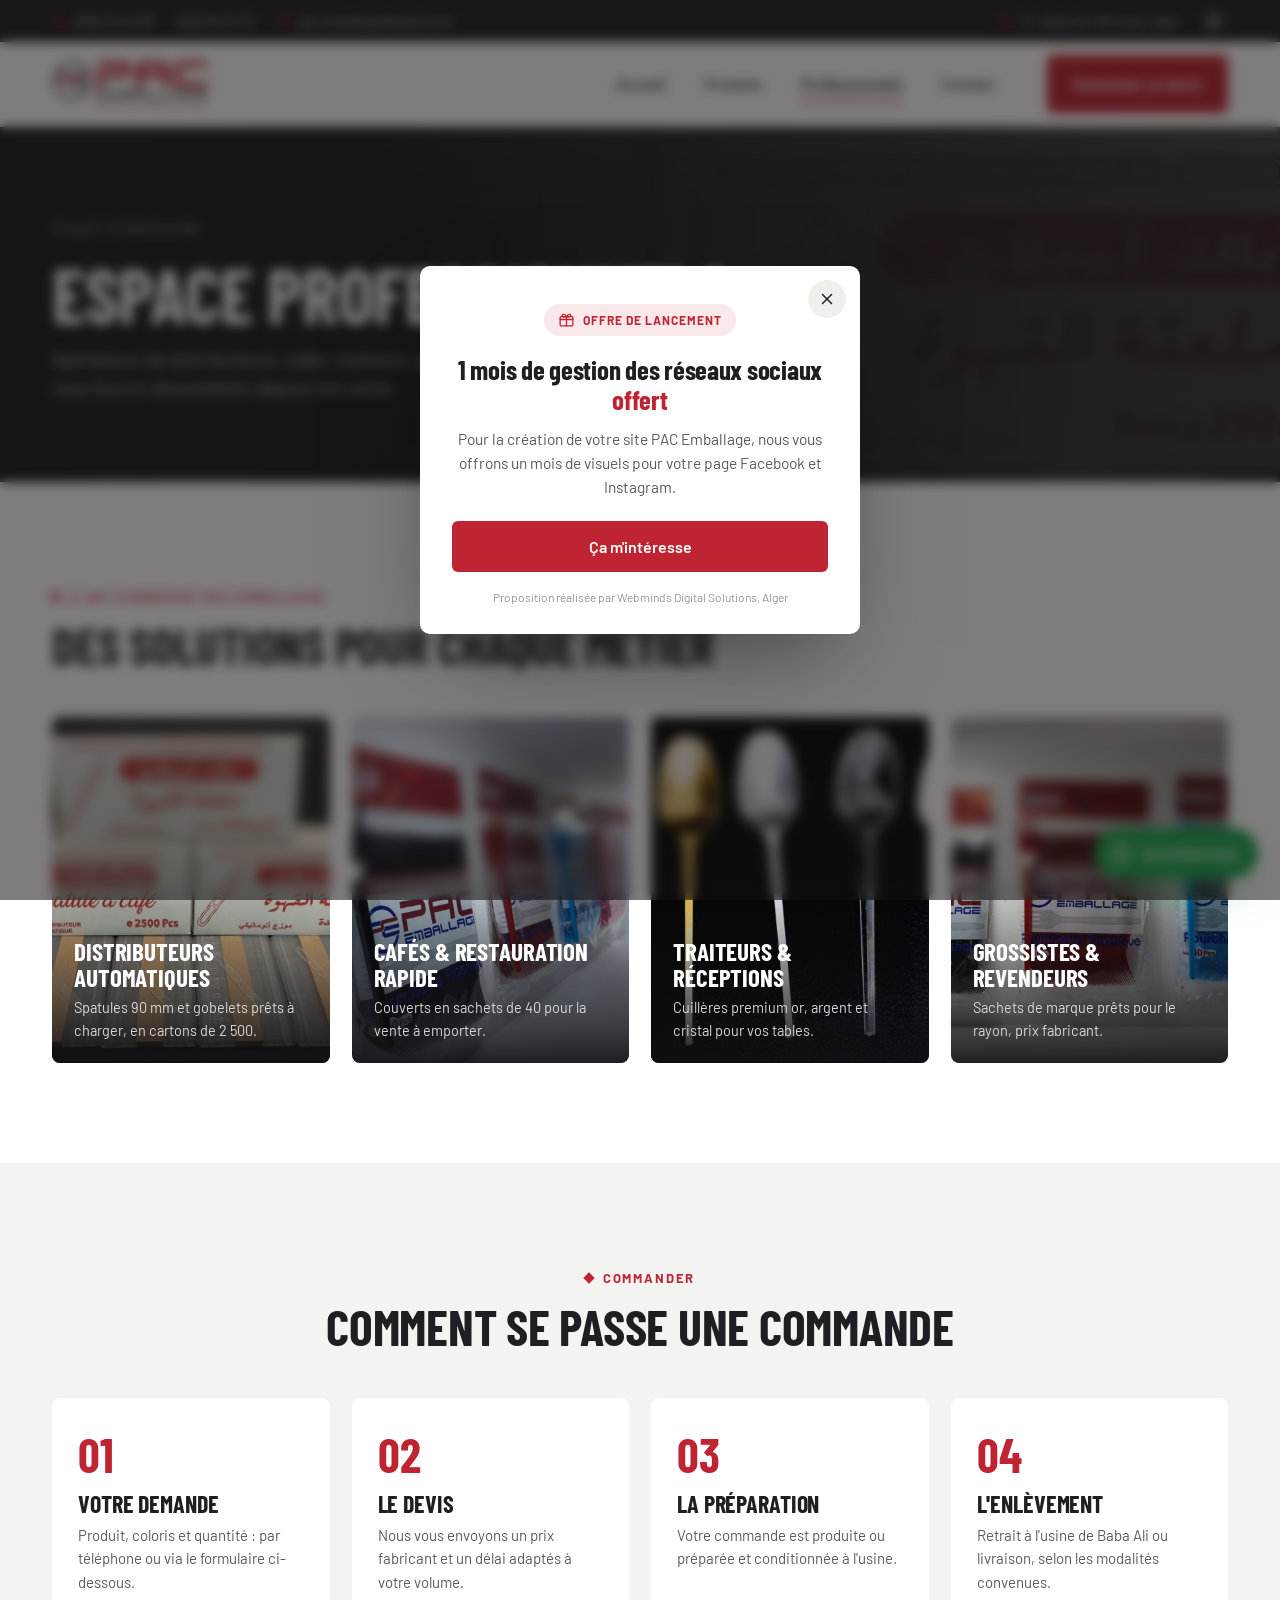
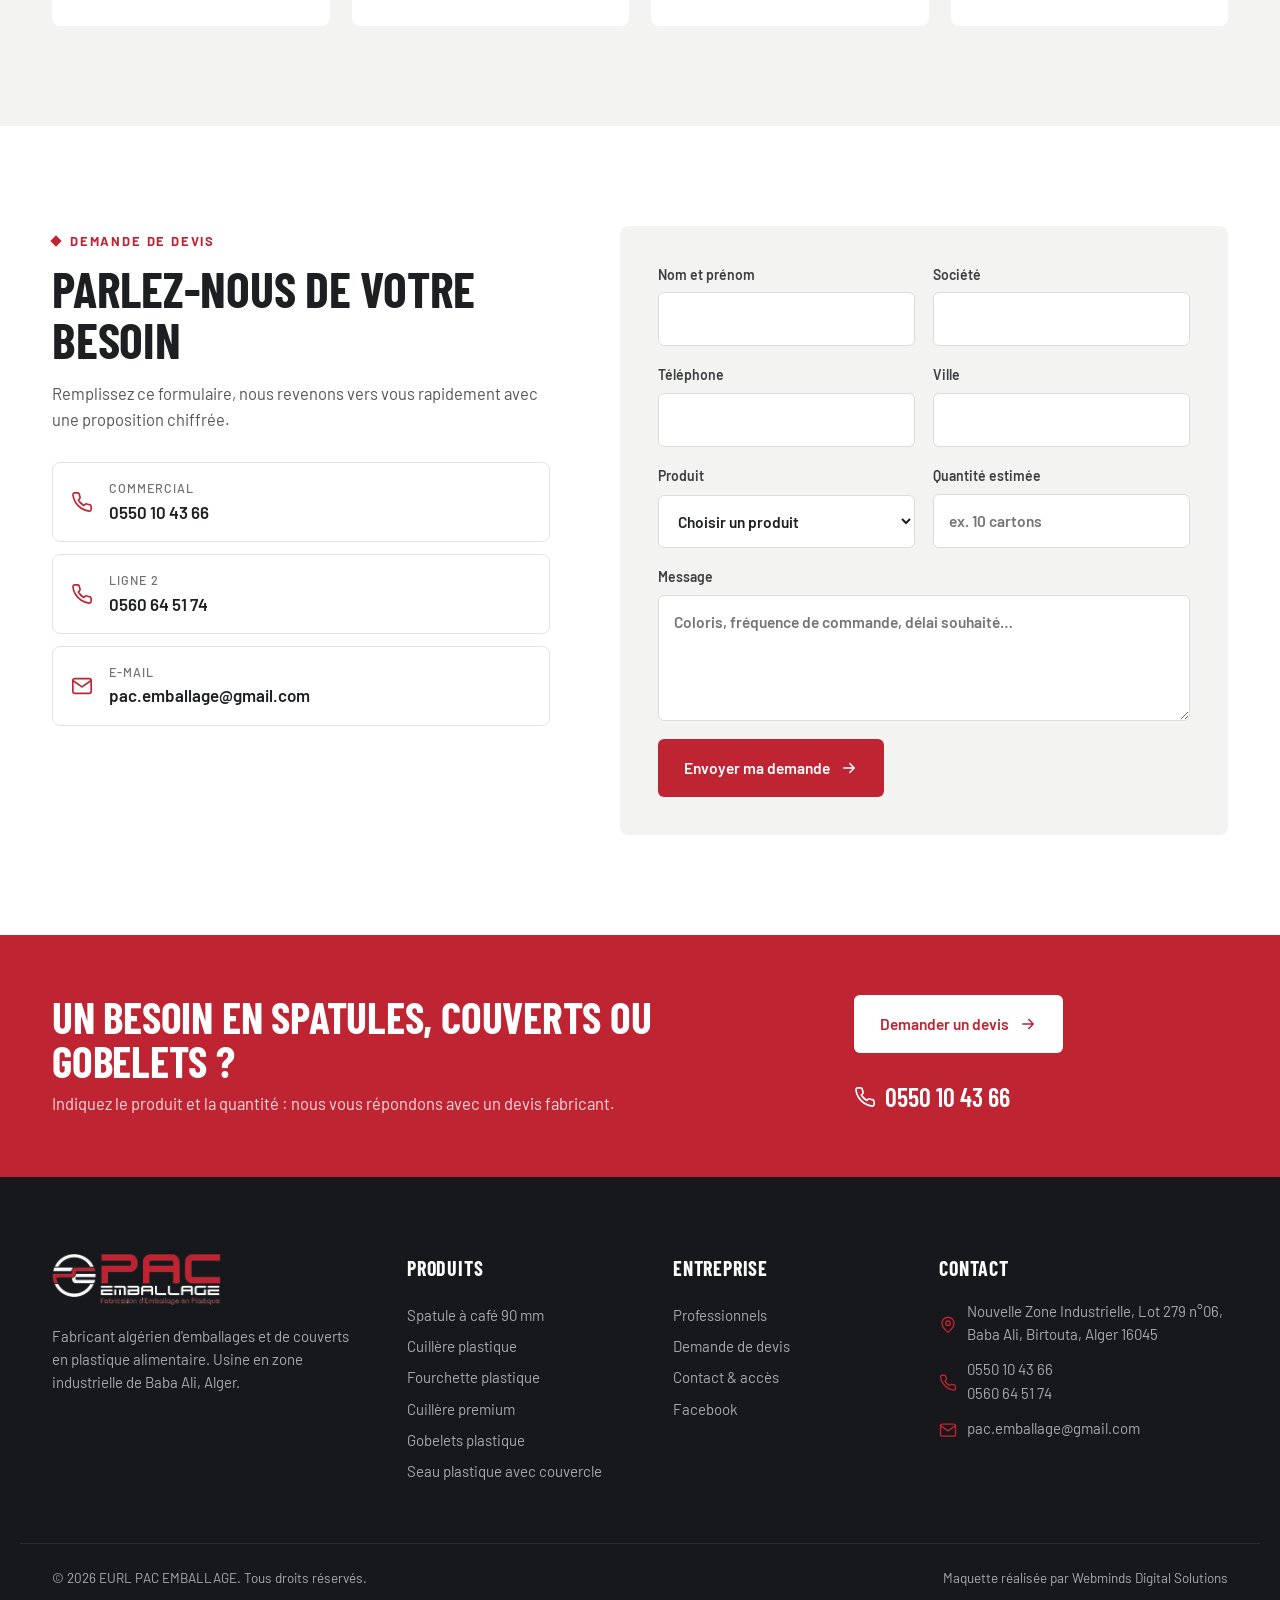
<file: v1/professionnels.html>
<!doctype html><html lang="fr" data-version="v1"><head><meta charset="utf-8"><meta name="viewport" content="width=device-width,initial-scale=1"><meta name="robots" content="noindex,nofollow,noarchive,noimageindex"><title>PAC Emballage</title><link rel="icon" href="../assets/img/favicon.png"><link rel="preconnect" href="https://fonts.googleapis.com"><link rel="preconnect" href="https://fonts.gstatic.com" crossorigin><link href="https://fonts.googleapis.com/css2?family=Barlow:wght@400;500;600;700&family=Barlow+Condensed:wght@500;600;700;800&display=swap" rel="stylesheet"><link rel="stylesheet" href="../assets/css/common.css"><link rel="stylesheet" href="assets/v1.css"></head><body class="p-pros"><div class="topbar"><div class="wrap"><div class="tb-l"><a href="tel:+213550104366"><svg viewBox="0 0 24 24" fill="none" stroke="currentColor" stroke-width="1.8" stroke-linecap="round" stroke-linejoin="round"><path d="M22 16.9v3a2 2 0 0 1-2.2 2 19.8 19.8 0 0 1-8.6-3.1 19.5 19.5 0 0 1-6-6A19.8 19.8 0 0 1 2.1 4.2 2 2 0 0 1 4.1 2h3a2 2 0 0 1 2 1.7c.1.9.4 1.8.7 2.7a2 2 0 0 1-.5 2.1L8 9.8a16 16 0 0 0 6 6l1.3-1.3a2 2 0 0 1 2.1-.4c.9.3 1.8.6 2.7.7a2 2 0 0 1 1.7 2z"/></svg>0550 10 43 66</a><a href="tel:+213560645174">0560 64 51 74</a><a href="mailto:pac.emballage@gmail.com"><svg viewBox="0 0 24 24" fill="none" stroke="currentColor" stroke-width="1.8" stroke-linecap="round" stroke-linejoin="round"><rect x="2" y="4" width="20" height="16" rx="2"/><path d="m22 6-10 7L2 6"/></svg>pac.emballage@gmail.com</a></div><div class="tb-r"><svg viewBox="0 0 24 24" fill="none" stroke="currentColor" stroke-width="1.8" stroke-linecap="round" stroke-linejoin="round"><path d="M20 10c0 6-8 12-8 12s-8-6-8-12a8 8 0 0 1 16 0z"/><circle cx="12" cy="10" r="3"/></svg>Z.I. Baba Ali, Birtouta, Alger<a class="tb-fb" href="https://www.facebook.com/pacemballage" target="_blank" rel="noopener" aria-label="Facebook"><svg viewBox="0 0 24 24" fill="currentColor"><path d="M14 8h3V4h-3a5 5 0 0 0-5 5v2H7v4h2v7h4v-7h3l1-4h-4V9a1 1 0 0 1 1-1z"/></svg></a></div></div></div><header class="hd"><div class="wrap"><a class="logo" href="index.html"><img src="../assets/img/logo.png" alt="PAC Emballage"></a><nav class="nav"><a href="index.html">Accueil</a> <a href="produits.html">Produits</a> <a href="professionnels.html" class="on">Professionnels</a> <a href="contact.html">Contact</a></nav><a class="btn btn-r hd-cta" href="professionnels.html#devis">Demander un devis</a> <button class="burger" data-burger aria-label="Menu"><svg viewBox="0 0 24 24" fill="none" stroke="currentColor" stroke-width="2" stroke-linecap="round"><path d="M4 7h16M4 12h16M4 17h16"/></svg></button></div></header><section class="ph"><div class="ph-bg"><img src="../assets/img/spatules-cartons.jpg" alt=""></div><div class="wrap"><div class="crumb"><a href="index.html">Accueil</a> / Professionnels</div><h1>Espace professionnels</h1><p>Opérateurs de distributeurs, cafés, traiteurs, grossistes : PAC Emballage vous fournit directement depuis son usine.</p></div></section><section class="sec"><div class="wrap"><div class="sh"><div><span class="ov">À qui s'adresse PAC Emballage</span><h2>Des solutions pour chaque métier</h2></div></div><div class="grid4"><div class="sc sc-s"><img src="../assets/img/spatules-cartons.jpg" alt="" loading="lazy"><div><h3>Distributeurs automatiques</h3><p>Spatules 90 mm et gobelets prêts à charger, en cartons de 2 500.</p></div></div><div class="sc sc-s"><img src="../assets/img/gamme-couleurs-3.jpg" alt="" loading="lazy"><div><h3>Cafés & restauration rapide</h3><p>Couverts en sachets de 40 pour la vente à emporter.</p></div></div><div class="sc sc-s"><img src="../assets/img/cuilleres-premium-2.jpg" alt="" loading="lazy"><div><h3>Traiteurs & réceptions</h3><p>Cuillères premium or, argent et cristal pour vos tables.</p></div></div><div class="sc sc-s"><img src="../assets/img/gamme-couleurs-1.jpg" alt="" loading="lazy"><div><h3>Grossistes & revendeurs</h3><p>Sachets de marque prêts pour le rayon, prix fabricant.</p></div></div></div></div></section><section class="sec steps-s"><div class="wrap"><div class="sh sh-c"><div><span class="ov">Commander</span><h2>Comment se passe une commande</h2></div></div><ol class="steps"><li><b>01</b><h3>Votre demande</h3><p>Produit, coloris et quantité : par téléphone ou via le formulaire ci-dessous.</p></li><li><b>02</b><h3>Le devis</h3><p>Nous vous envoyons un prix fabricant et un délai adaptés à votre volume.</p></li><li><b>03</b><h3>La préparation</h3><p>Votre commande est produite ou préparée et conditionnée à l'usine.</p></li><li><b>04</b><h3>L'enlèvement</h3><p>Retrait à l'usine de Baba Ali ou livraison, selon les modalités convenues.</p></li></ol></div></section><section class="sec devis" id="devis"><div class="wrap devis-g"><div class="devis-t"><span class="ov">Demande de devis</span><h2>Parlez-nous de votre besoin</h2><p>Remplissez ce formulaire, nous revenons vers vous rapidement avec une proposition chiffrée.</p><div class="dc"><a href="tel:+213550104366"><svg viewBox="0 0 24 24" fill="none" stroke="currentColor" stroke-width="1.8" stroke-linecap="round" stroke-linejoin="round"><path d="M22 16.9v3a2 2 0 0 1-2.2 2 19.8 19.8 0 0 1-8.6-3.1 19.5 19.5 0 0 1-6-6A19.8 19.8 0 0 1 2.1 4.2 2 2 0 0 1 4.1 2h3a2 2 0 0 1 2 1.7c.1.9.4 1.8.7 2.7a2 2 0 0 1-.5 2.1L8 9.8a16 16 0 0 0 6 6l1.3-1.3a2 2 0 0 1 2.1-.4c.9.3 1.8.6 2.7.7a2 2 0 0 1 1.7 2z"/></svg><span><small>Commercial</small>0550 10 43 66</span></a><a href="tel:+213560645174"><svg viewBox="0 0 24 24" fill="none" stroke="currentColor" stroke-width="1.8" stroke-linecap="round" stroke-linejoin="round"><path d="M22 16.9v3a2 2 0 0 1-2.2 2 19.8 19.8 0 0 1-8.6-3.1 19.5 19.5 0 0 1-6-6A19.8 19.8 0 0 1 2.1 4.2 2 2 0 0 1 4.1 2h3a2 2 0 0 1 2 1.7c.1.9.4 1.8.7 2.7a2 2 0 0 1-.5 2.1L8 9.8a16 16 0 0 0 6 6l1.3-1.3a2 2 0 0 1 2.1-.4c.9.3 1.8.6 2.7.7a2 2 0 0 1 1.7 2z"/></svg><span><small>Ligne 2</small>0560 64 51 74</span></a><a href="mailto:pac.emballage@gmail.com"><svg viewBox="0 0 24 24" fill="none" stroke="currentColor" stroke-width="1.8" stroke-linecap="round" stroke-linejoin="round"><rect x="2" y="4" width="20" height="16" rx="2"/><path d="m22 6-10 7L2 6"/></svg><span><small>E-mail</small>pac.emballage@gmail.com</span></a></div></div><form class="form" id="devisForm"><div class="f2"><label>Nom et prénom<input name="nom" required></label><label>Société<input name="societe"></label></div><div class="f2"><label>Téléphone<input name="tel" type="tel" required></label><label>Ville<input name="ville"></label></div><div class="f2"><label>Produit<select name="produit"><option value="">Choisir un produit</option></select></label><label>Quantité estimée<input name="qte" placeholder="ex. 10 cartons"></label></div><label>Message<textarea name="msg" rows="4" placeholder="Coloris, fréquence de commande, délai souhaité…"></textarea></label> <button class="btn btn-r" type="submit">Envoyer ma demande <svg viewBox="0 0 24 24" fill="none" stroke="currentColor" stroke-width="2" stroke-linecap="round" stroke-linejoin="round"><path d="M5 12h14M13 6l6 6-6 6"/></svg></button><p class="f-ok" hidden>Merci ! Votre demande a bien été enregistrée (démonstration).</p></form></div></section><section class="cta"><div class="wrap"><div><h2>Un besoin en spatules, couverts ou gobelets ?</h2><p>Indiquez le produit et la quantité : nous vous répondons avec un devis fabricant.</p></div><div class="cta-b"><a class="btn btn-w" href="professionnels.html#devis">Demander un devis <svg viewBox="0 0 24 24" fill="none" stroke="currentColor" stroke-width="2" stroke-linecap="round" stroke-linejoin="round"><path d="M5 12h14M13 6l6 6-6 6"/></svg></a><a class="cta-tel" href="tel:+213550104366"><svg viewBox="0 0 24 24" fill="none" stroke="currentColor" stroke-width="1.8" stroke-linecap="round" stroke-linejoin="round"><path d="M22 16.9v3a2 2 0 0 1-2.2 2 19.8 19.8 0 0 1-8.6-3.1 19.5 19.5 0 0 1-6-6A19.8 19.8 0 0 1 2.1 4.2 2 2 0 0 1 4.1 2h3a2 2 0 0 1 2 1.7c.1.9.4 1.8.7 2.7a2 2 0 0 1-.5 2.1L8 9.8a16 16 0 0 0 6 6l1.3-1.3a2 2 0 0 1 2.1-.4c.9.3 1.8.6 2.7.7a2 2 0 0 1 1.7 2z"/></svg>0550 10 43 66</a></div></div></section><footer class="ft"><div class="wrap"><div class="ft-a"><img src="../assets/img/logo-w.png" alt="PAC Emballage"><p>Fabricant algérien d'emballages et de couverts en plastique alimentaire. Usine en zone industrielle de Baba Ali, Alger.</p></div><div><h4>Produits</h4><a href="produits.html" data-product="spatule">Spatule à café 90 mm</a><a href="produits.html" data-product="cuillere">Cuillère plastique</a><a href="produits.html" data-product="fourchette">Fourchette plastique</a><a href="produits.html" data-product="premium">Cuillère premium</a><a href="produits.html" data-product="gobelets">Gobelets plastique</a><a href="produits.html" data-product="seau">Seau plastique avec couvercle</a></div><div><h4>Entreprise</h4><a href="professionnels.html">Professionnels</a><a href="professionnels.html#devis">Demande de devis</a><a href="contact.html">Contact & accès</a><a href="https://www.facebook.com/pacemballage" target="_blank" rel="noopener">Facebook</a></div><div><h4>Contact</h4><p><svg viewBox="0 0 24 24" fill="none" stroke="currentColor" stroke-width="1.8" stroke-linecap="round" stroke-linejoin="round"><path d="M20 10c0 6-8 12-8 12s-8-6-8-12a8 8 0 0 1 16 0z"/><circle cx="12" cy="10" r="3"/></svg><span>Nouvelle Zone Industrielle, Lot 279 n°06, Baba Ali, Birtouta, Alger 16045</span></p><p><svg viewBox="0 0 24 24" fill="none" stroke="currentColor" stroke-width="1.8" stroke-linecap="round" stroke-linejoin="round"><path d="M22 16.9v3a2 2 0 0 1-2.2 2 19.8 19.8 0 0 1-8.6-3.1 19.5 19.5 0 0 1-6-6A19.8 19.8 0 0 1 2.1 4.2 2 2 0 0 1 4.1 2h3a2 2 0 0 1 2 1.7c.1.9.4 1.8.7 2.7a2 2 0 0 1-.5 2.1L8 9.8a16 16 0 0 0 6 6l1.3-1.3a2 2 0 0 1 2.1-.4c.9.3 1.8.6 2.7.7a2 2 0 0 1 1.7 2z"/></svg><span><a href="tel:+213550104366">0550 10 43 66</a><br><a href="tel:+213560645174">0560 64 51 74</a></span></p><p><svg viewBox="0 0 24 24" fill="none" stroke="currentColor" stroke-width="1.8" stroke-linecap="round" stroke-linejoin="round"><rect x="2" y="4" width="20" height="16" rx="2"/><path d="m22 6-10 7L2 6"/></svg><a href="mailto:pac.emballage@gmail.com">pac.emballage@gmail.com</a></p></div></div><div class="wrap ft-b"><span>© 2026 EURL PAC EMBALLAGE. Tous droits réservés.</span><span>Maquette réalisée par Webminds Digital Solutions</span></div></footer><script src="../assets/js/data.js"></script><script src="../assets/js/common.js"></script><script src="assets/v1.js"></script></body></html>
</file>
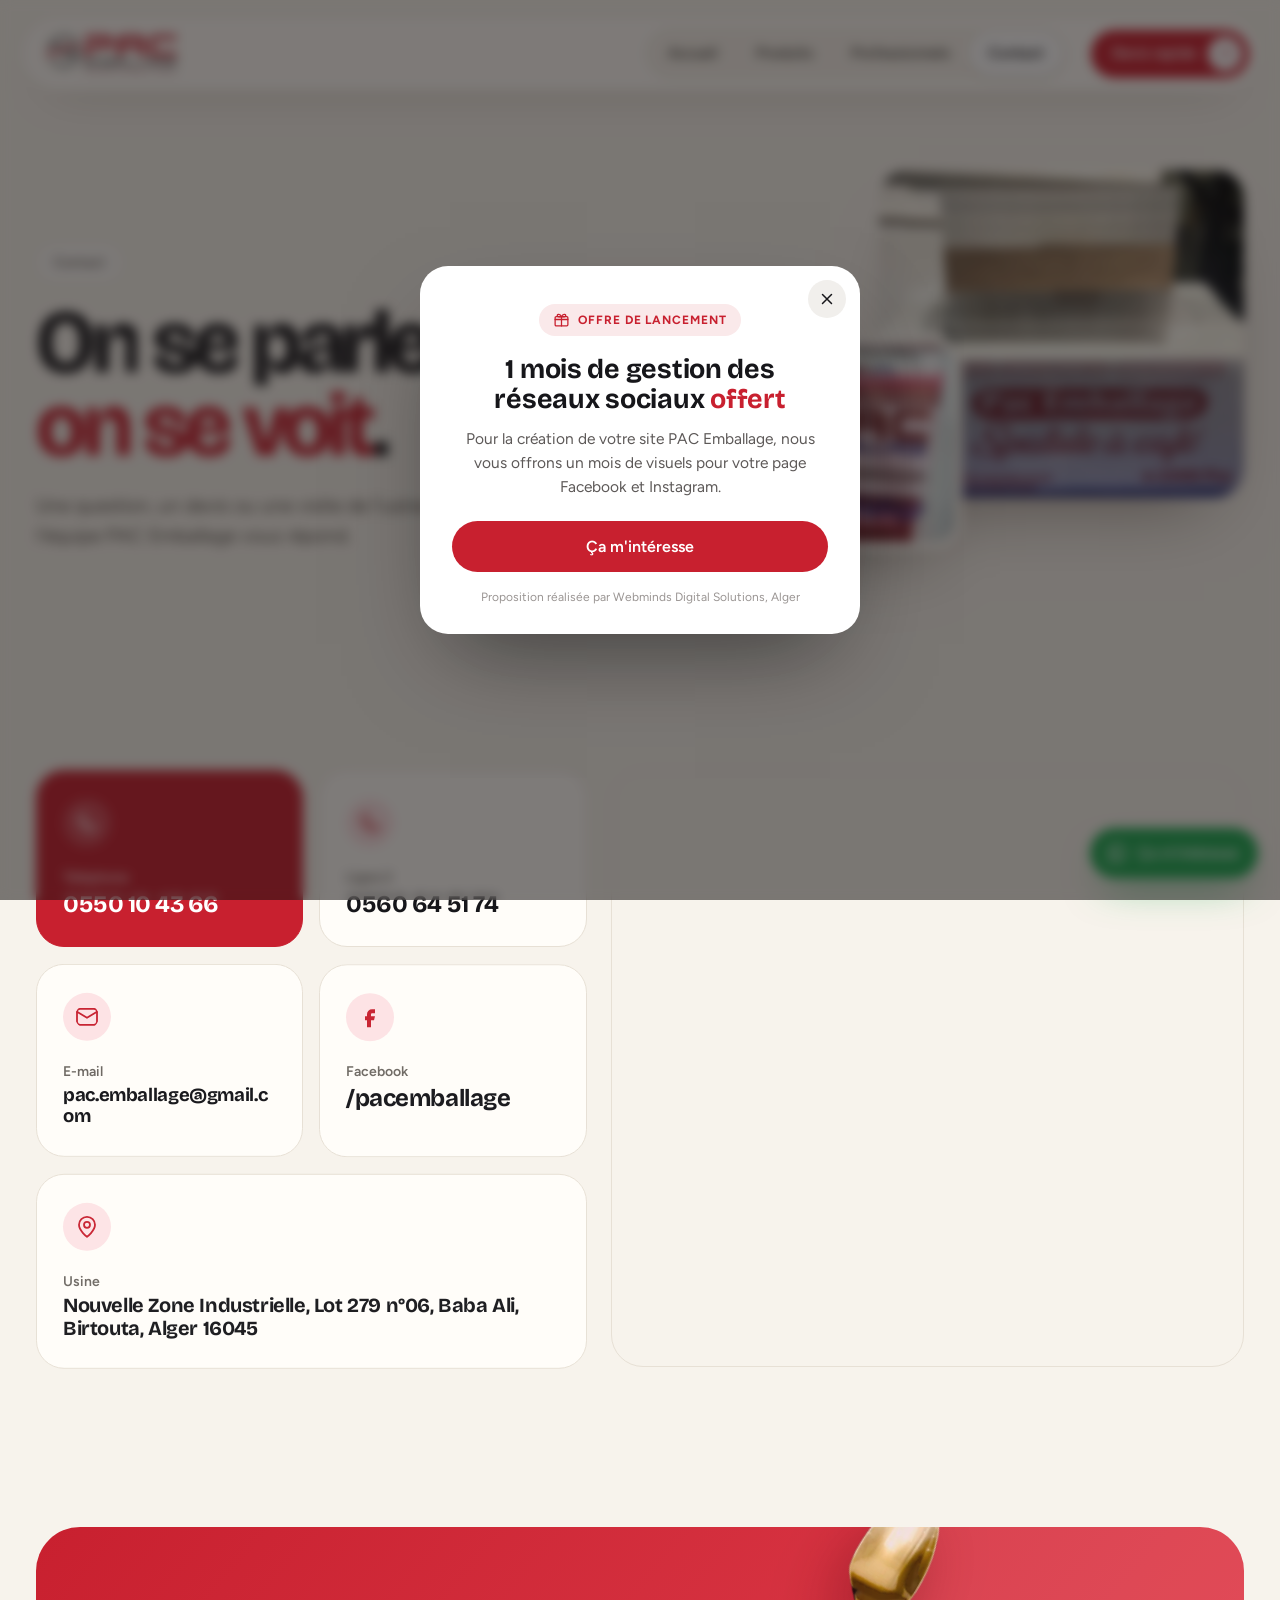
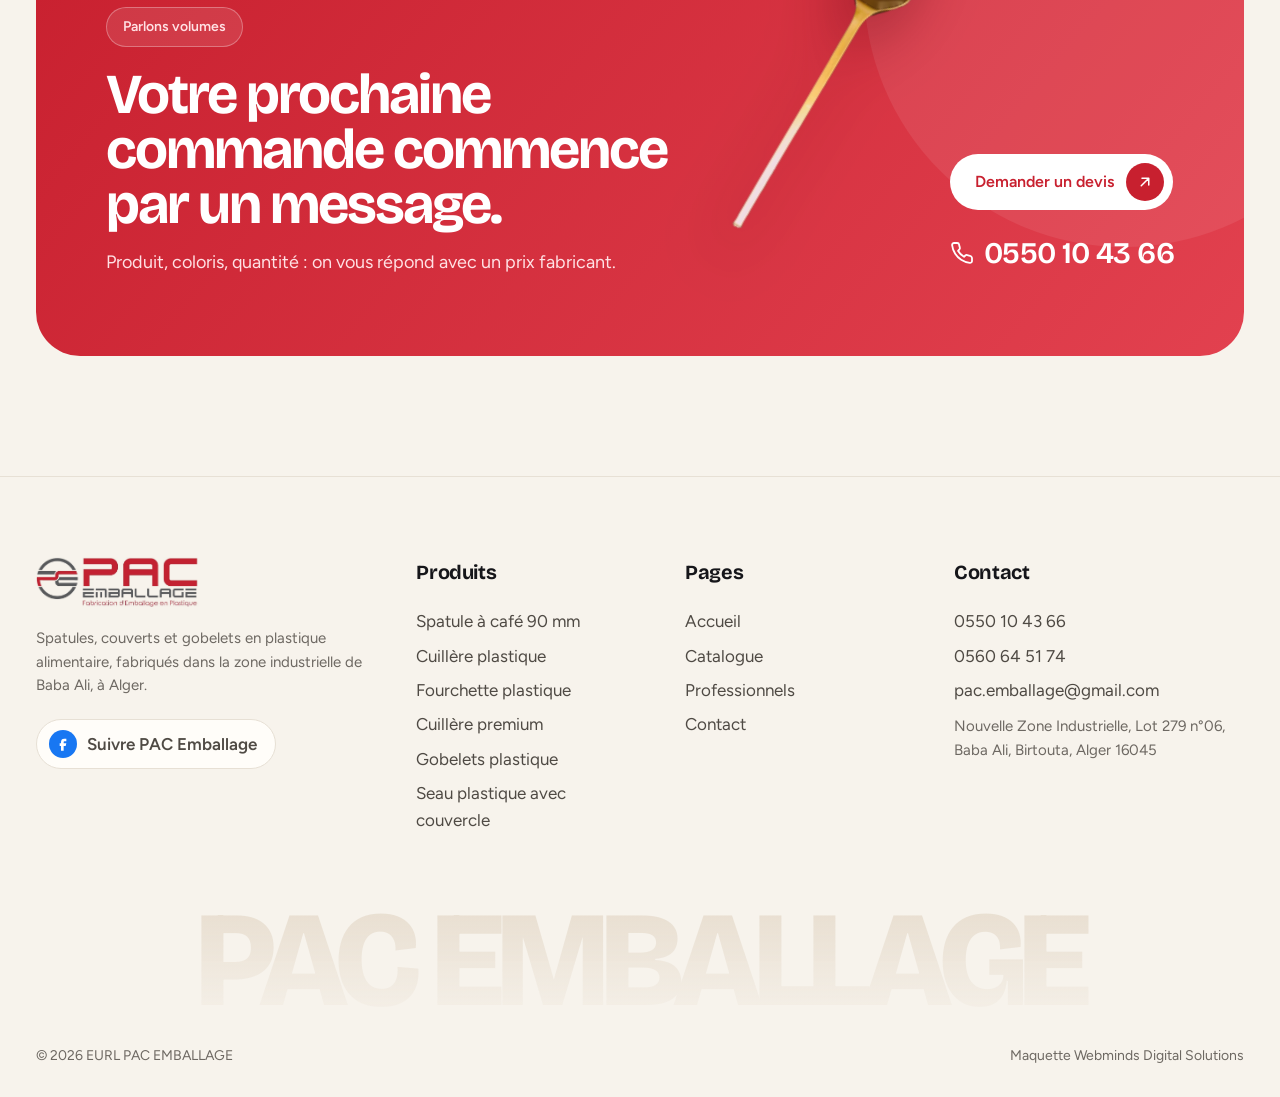
<file: v2/contact.html>
<!doctype html><html lang="fr" data-version="v2"><head><meta charset="utf-8"><meta name="viewport" content="width=device-width,initial-scale=1"><meta name="robots" content="noindex,nofollow,noarchive,noimageindex"><title>PAC Emballage</title><link rel="icon" href="../assets/img/favicon.png"><link rel="preconnect" href="https://fonts.googleapis.com"><link rel="preconnect" href="https://fonts.gstatic.com" crossorigin><link href="https://fonts.googleapis.com/css2?family=Bricolage+Grotesque:opsz,wght@12..96,400..800&family=Figtree:wght@400..700&display=swap" rel="stylesheet"><link rel="stylesheet" href="../assets/css/common.css"><link rel="stylesheet" href="assets/v2.css"></head><body class="p-contact"><header class="hd"><div class="hd-in"><a class="logo" href="index.html"><img src="../assets/img/logo.png" alt="PAC Emballage"></a><nav class="nav"><a href="index.html">Accueil</a><a href="produits.html">Produits</a><a href="professionnels.html">Professionnels</a><a href="contact.html" class="on">Contact</a></nav><a class="pill pill-r hd-cta" href="professionnels.html#devis"><span>Devis rapide</span><svg viewBox="0 0 24 24" fill="none" stroke="currentColor" stroke-width="2" stroke-linecap="round" stroke-linejoin="round"><path d="M7 17 17 7M8 7h9v9"/></svg></a><button class="burger" data-burger aria-label="Menu"><svg viewBox="0 0 24 24" fill="none" stroke="currentColor" stroke-width="2" stroke-linecap="round"><path d="M4 8h16M4 16h16"/></svg></button></div></header><main><section class="ph"><div class="wrap ph-g"><div><span class="eyebrow">Contact</span><h1 class="split">On se parle, <em>on se voit</em>.</h1><p>Une question, un devis ou une visite de l'usine de Baba Ali : l'équipe PAC Emballage vous répond.</p></div><div class="ph-m"><img src="../assets/img/spatules-carton-2500.jpg" alt=""><img src="../assets/img/cuillere-rose.jpg" alt=""></div></div></section><section class="sec"><div class="wrap ct2"><div class="ct2-c"><a class="cc cc-r" href="tel:+213550104366"><svg viewBox="0 0 24 24" fill="none" stroke="currentColor" stroke-width="1.8" stroke-linecap="round" stroke-linejoin="round"><path d="M22 16.9v3a2 2 0 0 1-2.2 2 19.8 19.8 0 0 1-8.6-3.1 19.5 19.5 0 0 1-6-6A19.8 19.8 0 0 1 2.1 4.2 2 2 0 0 1 4.1 2h3a2 2 0 0 1 2 1.7c.1.9.4 1.8.7 2.7a2 2 0 0 1-.5 2.1L8 9.8a16 16 0 0 0 6 6l1.3-1.3a2 2 0 0 1 2.1-.4c.9.3 1.8.6 2.7.7a2 2 0 0 1 1.7 2z"/></svg><small>Téléphone</small><b>0550 10 43 66</b></a> <a class="cc" href="tel:+213560645174"><svg viewBox="0 0 24 24" fill="none" stroke="currentColor" stroke-width="1.8" stroke-linecap="round" stroke-linejoin="round"><path d="M22 16.9v3a2 2 0 0 1-2.2 2 19.8 19.8 0 0 1-8.6-3.1 19.5 19.5 0 0 1-6-6A19.8 19.8 0 0 1 2.1 4.2 2 2 0 0 1 4.1 2h3a2 2 0 0 1 2 1.7c.1.9.4 1.8.7 2.7a2 2 0 0 1-.5 2.1L8 9.8a16 16 0 0 0 6 6l1.3-1.3a2 2 0 0 1 2.1-.4c.9.3 1.8.6 2.7.7a2 2 0 0 1 1.7 2z"/></svg><small>Ligne 2</small><b>0560 64 51 74</b></a> <a class="cc cc-m" href="mailto:pac.emballage@gmail.com"><svg viewBox="0 0 24 24" fill="none" stroke="currentColor" stroke-width="1.8" stroke-linecap="round" stroke-linejoin="round"><rect x="2" y="4" width="20" height="16" rx="3"/><path d="m22 7-10 6L2 7"/></svg><small>E-mail</small><b>pac.emballage@gmail.com</b></a> <a class="cc" href="https://www.facebook.com/pacemballage" target="_blank" rel="noopener"><svg viewBox="0 0 24 24" fill="currentColor"><path d="M14 8h3V4h-3a5 5 0 0 0-5 5v2H7v4h2v7h4v-7h3l1-4h-4V9a1 1 0 0 1 1-1z"/></svg><small>Facebook</small><b>/pacemballage</b></a><div class="cc cc-w"><svg viewBox="0 0 24 24" fill="none" stroke="currentColor" stroke-width="1.8" stroke-linecap="round" stroke-linejoin="round"><path d="M20 10c0 6-8 12-8 12s-8-6-8-12a8 8 0 0 1 16 0z"/><circle cx="12" cy="10" r="3"/></svg><small>Usine</small><b>Nouvelle Zone Industrielle, Lot 279 n°06, Baba Ali, Birtouta, Alger 16045</b></div></div><div class="ct2-m"><iframe src="https://maps.google.com/maps?q=Zone%20Industrielle%20Baba%20Ali%20Birtouta%20Alger&z=14&output=embed" loading="lazy" title="Plan d'accès PAC Emballage"></iframe></div></div></section><section class="end"><div class="wrap"><div class="end-card"><img class="end-sp" src="../assets/img/spoon-gold.png" alt=""><div class="end-t"><span class="eyebrow eyebrow-w">Parlons volumes</span><h2>Votre prochaine commande commence par un message.</h2><p>Produit, coloris, quantité : on vous répond avec un prix fabricant.</p></div><div class="end-b"><a class="pill pill-w" href="professionnels.html#devis"><span>Demander un devis</span><svg viewBox="0 0 24 24" fill="none" stroke="currentColor" stroke-width="2" stroke-linecap="round" stroke-linejoin="round"><path d="M7 17 17 7M8 7h9v9"/></svg></a><a class="end-tel" href="tel:+213550104366"><svg viewBox="0 0 24 24" fill="none" stroke="currentColor" stroke-width="1.8" stroke-linecap="round" stroke-linejoin="round"><path d="M22 16.9v3a2 2 0 0 1-2.2 2 19.8 19.8 0 0 1-8.6-3.1 19.5 19.5 0 0 1-6-6A19.8 19.8 0 0 1 2.1 4.2 2 2 0 0 1 4.1 2h3a2 2 0 0 1 2 1.7c.1.9.4 1.8.7 2.7a2 2 0 0 1-.5 2.1L8 9.8a16 16 0 0 0 6 6l1.3-1.3a2 2 0 0 1 2.1-.4c.9.3 1.8.6 2.7.7a2 2 0 0 1 1.7 2z"/></svg>0550 10 43 66</a></div></div></div></section></main><footer class="ft"><div class="wrap"><div class="ft-top"><div class="ft-a"><img src="../assets/img/logo.png" alt="PAC Emballage"><p>Spatules, couverts et gobelets en plastique alimentaire, fabriqués dans la zone industrielle de Baba Ali, à Alger.</p><a class="ft-fb" href="https://www.facebook.com/pacemballage" target="_blank" rel="noopener"><svg viewBox="0 0 24 24" fill="currentColor"><path d="M14 8h3V4h-3a5 5 0 0 0-5 5v2H7v4h2v7h4v-7h3l1-4h-4V9a1 1 0 0 1 1-1z"/></svg><span>Suivre PAC Emballage</span></a></div><div><h4>Produits</h4><a href="produits.html" data-product="spatule">Spatule à café 90 mm</a><a href="produits.html" data-product="cuillere">Cuillère plastique</a><a href="produits.html" data-product="fourchette">Fourchette plastique</a><a href="produits.html" data-product="premium">Cuillère premium</a><a href="produits.html" data-product="gobelets">Gobelets plastique</a><a href="produits.html" data-product="seau">Seau plastique avec couvercle</a></div><div><h4>Pages</h4><a href="index.html">Accueil</a><a href="produits.html">Catalogue</a><a href="professionnels.html">Professionnels</a><a href="contact.html">Contact</a></div><div><h4>Contact</h4><a href="tel:+213550104366">0550 10 43 66</a><a href="tel:+213560645174">0560 64 51 74</a><a href="mailto:pac.emballage@gmail.com">pac.emballage@gmail.com</a><p>Nouvelle Zone Industrielle, Lot 279 n°06, Baba Ali, Birtouta, Alger 16045</p></div></div><div class="ft-big" aria-hidden="true">PAC EMBALLAGE</div><div class="ft-b"><span>© 2026 EURL PAC EMBALLAGE</span><span>Maquette Webminds Digital Solutions</span></div></div></footer><script src="../assets/vendor/gsap.min.js"></script><script src="../assets/vendor/ScrollTrigger.min.js"></script><script src="../assets/js/data.js"></script><script src="../assets/js/common.js"></script><script src="assets/v2.js"></script></body></html>
</file>
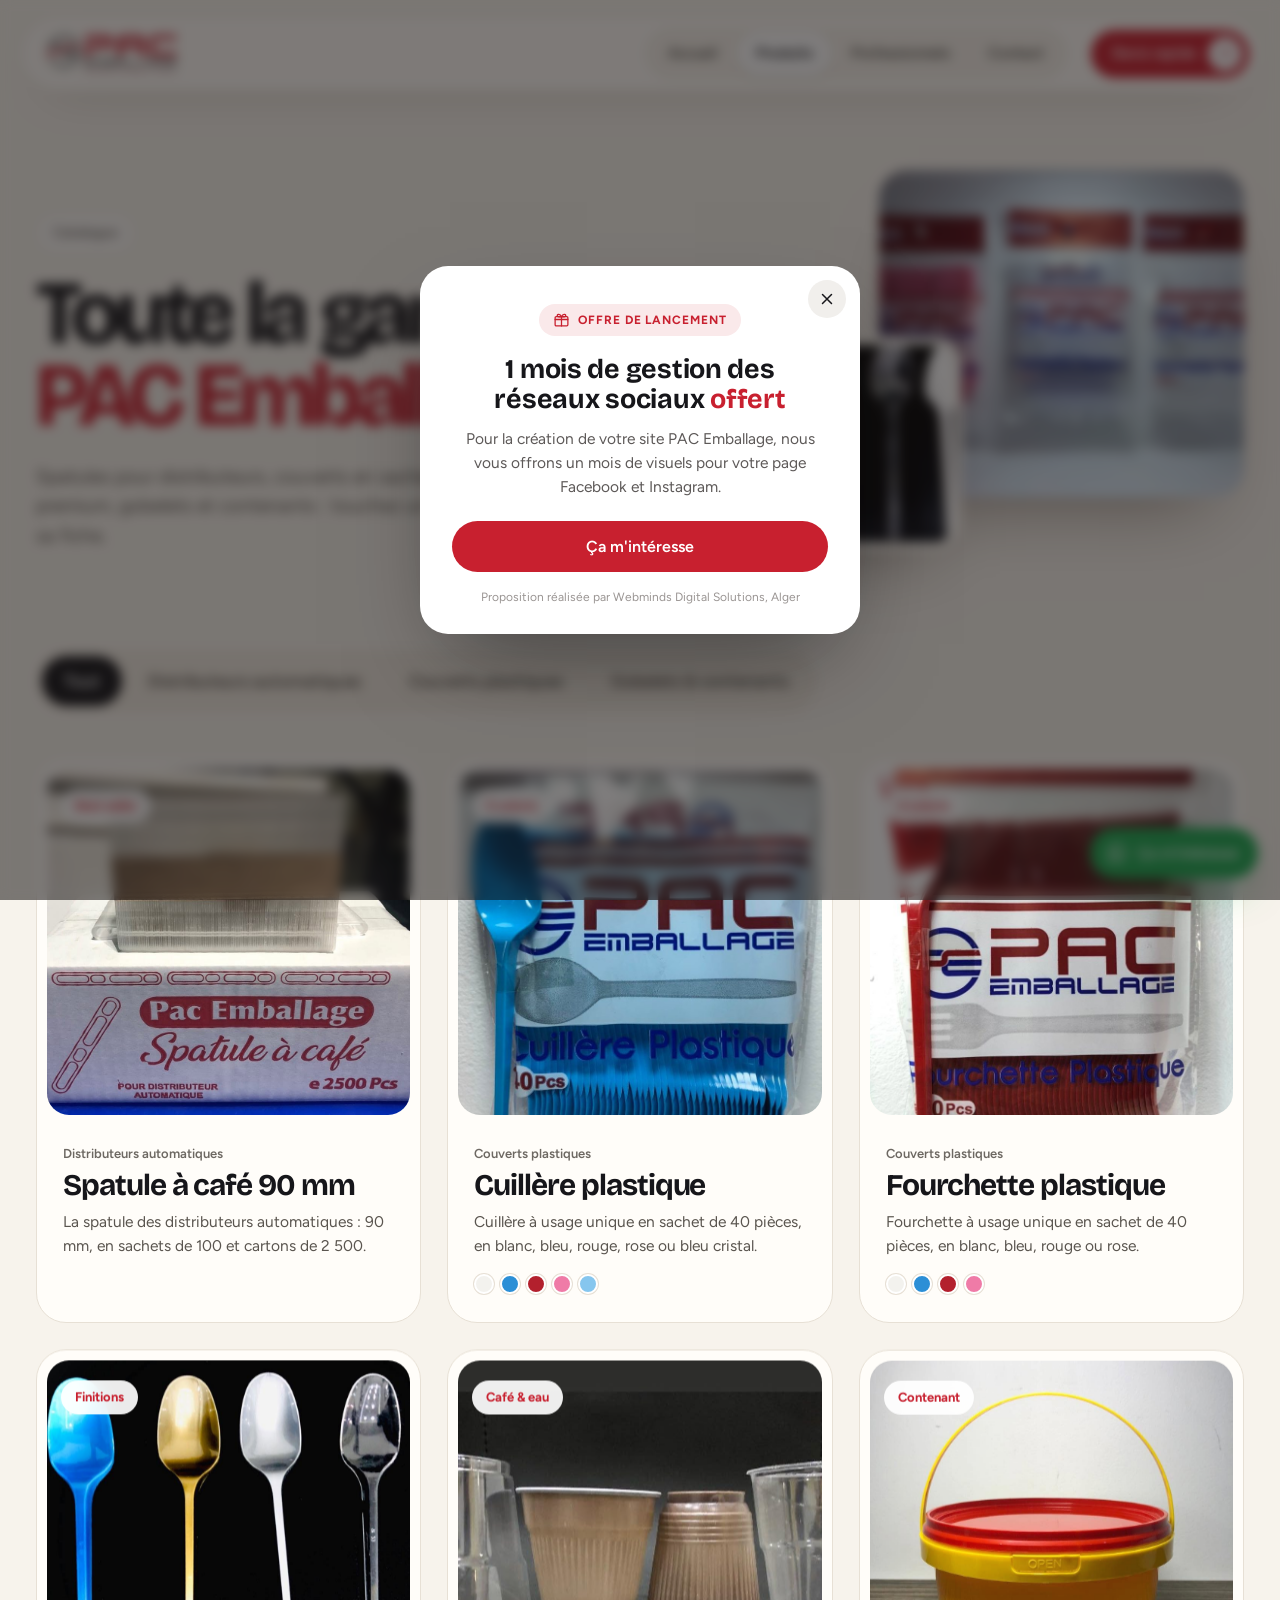
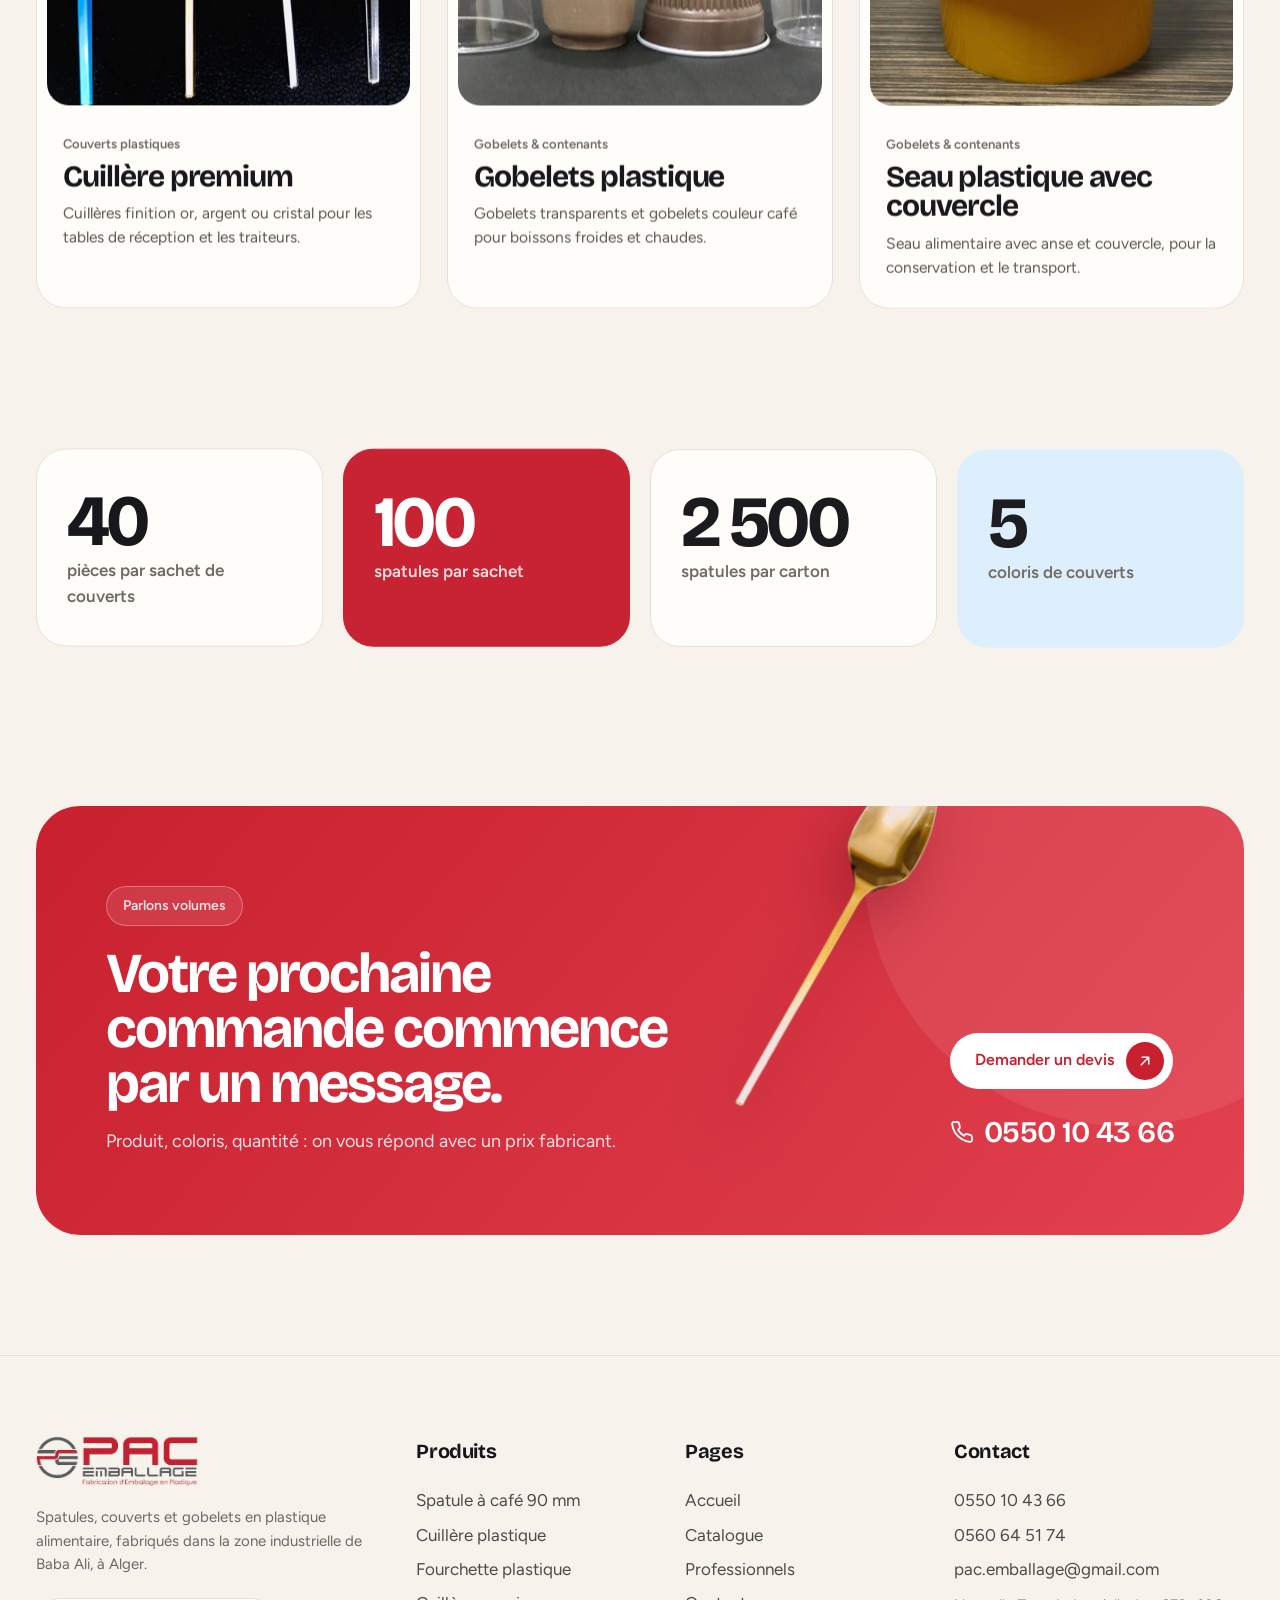
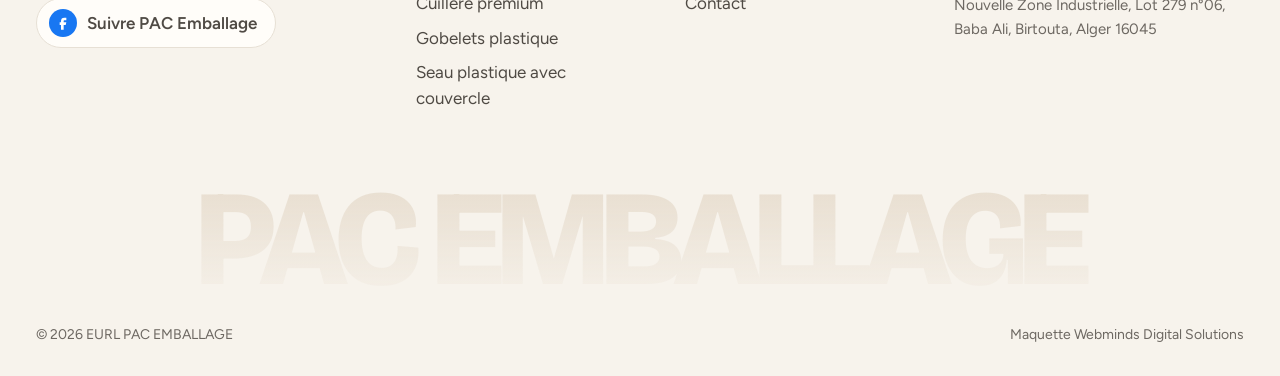
<file: v2/produits.html>
<!doctype html><html lang="fr" data-version="v2"><head><meta charset="utf-8"><meta name="viewport" content="width=device-width,initial-scale=1"><meta name="robots" content="noindex,nofollow,noarchive,noimageindex"><title>PAC Emballage</title><link rel="icon" href="../assets/img/favicon.png"><link rel="preconnect" href="https://fonts.googleapis.com"><link rel="preconnect" href="https://fonts.gstatic.com" crossorigin><link href="https://fonts.googleapis.com/css2?family=Bricolage+Grotesque:opsz,wght@12..96,400..800&family=Figtree:wght@400..700&display=swap" rel="stylesheet"><link rel="stylesheet" href="../assets/css/common.css"><link rel="stylesheet" href="assets/v2.css"></head><body class="p-produits"><header class="hd"><div class="hd-in"><a class="logo" href="index.html"><img src="../assets/img/logo.png" alt="PAC Emballage"></a><nav class="nav"><a href="index.html">Accueil</a><a href="produits.html" class="on">Produits</a><a href="professionnels.html">Professionnels</a><a href="contact.html">Contact</a></nav><a class="pill pill-r hd-cta" href="professionnels.html#devis"><span>Devis rapide</span><svg viewBox="0 0 24 24" fill="none" stroke="currentColor" stroke-width="2" stroke-linecap="round" stroke-linejoin="round"><path d="M7 17 17 7M8 7h9v9"/></svg></a><button class="burger" data-burger aria-label="Menu"><svg viewBox="0 0 24 24" fill="none" stroke="currentColor" stroke-width="2" stroke-linecap="round"><path d="M4 8h16M4 16h16"/></svg></button></div></header><main><section class="ph"><div class="wrap ph-g"><div><span class="eyebrow">Catalogue</span><h1 class="split">Toute la gamme <em>PAC Emballage</em>.</h1><p>Spatules pour distributeurs, couverts en sachets, cuillères premium, gobelets et contenants : touchez un produit pour voir sa fiche.</p></div><div class="ph-m"><img src="../assets/img/gamme-couleurs-2.jpg" alt=""><img src="../assets/img/cuilleres-premium-2.jpg" alt=""></div></div></section><section class="sec cat-s"><div class="wrap"><div class="filters"><button class="on" data-filter="all">Tout</button><button data-filter="vending">Distributeurs automatiques</button><button data-filter="couverts">Couverts plastiques</button><button data-filter="contenants">Gobelets & contenants</button></div><div class="grid"><a class="cd" href="produits.html" data-product="spatule" data-cat="vending"><div class="cd-img"><img src="../assets/img/spatules-carton-2500.jpg" alt="Spatule à café 90 mm" loading="lazy"></div><div class="cd-top"><span class="chip">Best-seller</span><span class="cd-go"><svg viewBox="0 0 24 24" fill="none" stroke="currentColor" stroke-width="2" stroke-linecap="round" stroke-linejoin="round"><path d="M7 17 17 7M8 7h9v9"/></svg></span></div><div class="cd-tx"><small>Distributeurs automatiques</small><h3>Spatule à café 90 mm</h3><p>La spatule des distributeurs automatiques : 90 mm, en sachets de 100 et cartons de 2 500.</p></div></a><a class="cd" href="produits.html" data-product="cuillere" data-cat="couverts"><div class="cd-img"><img src="../assets/img/cuillere-bleue.jpg" alt="Cuillère plastique" loading="lazy"></div><div class="cd-top"><span class="chip">5 coloris</span><span class="cd-go"><svg viewBox="0 0 24 24" fill="none" stroke="currentColor" stroke-width="2" stroke-linecap="round" stroke-linejoin="round"><path d="M7 17 17 7M8 7h9v9"/></svg></span></div><div class="cd-tx"><small>Couverts plastiques</small><h3>Cuillère plastique</h3><p>Cuillère à usage unique en sachet de 40 pièces, en blanc, bleu, rouge, rose ou bleu cristal.</p><div class="cd-sw"><i style="--sw:#f3f2ee"></i><i style="--sw:#2c8fd6"></i><i style="--sw:#b3202d"></i><i style="--sw:#ef7ba7"></i><i style="--sw:#86c6ee"></i></div></div></a><a class="cd" href="produits.html" data-product="fourchette" data-cat="couverts"><div class="cd-img"><img src="../assets/img/fourchette-rouge.jpg" alt="Fourchette plastique" loading="lazy"></div><div class="cd-top"><span class="chip">4 coloris</span><span class="cd-go"><svg viewBox="0 0 24 24" fill="none" stroke="currentColor" stroke-width="2" stroke-linecap="round" stroke-linejoin="round"><path d="M7 17 17 7M8 7h9v9"/></svg></span></div><div class="cd-tx"><small>Couverts plastiques</small><h3>Fourchette plastique</h3><p>Fourchette à usage unique en sachet de 40 pièces, en blanc, bleu, rouge ou rose.</p><div class="cd-sw"><i style="--sw:#f3f2ee"></i><i style="--sw:#2c8fd6"></i><i style="--sw:#b3202d"></i><i style="--sw:#ef7ba7"></i></div></div></a><a class="cd" href="produits.html" data-product="premium" data-cat="couverts"><div class="cd-img"><img src="../assets/img/cuilleres-premium.jpg" alt="Cuillère premium" loading="lazy"></div><div class="cd-top"><span class="chip">Finitions</span><span class="cd-go"><svg viewBox="0 0 24 24" fill="none" stroke="currentColor" stroke-width="2" stroke-linecap="round" stroke-linejoin="round"><path d="M7 17 17 7M8 7h9v9"/></svg></span></div><div class="cd-tx"><small>Couverts plastiques</small><h3>Cuillère premium</h3><p>Cuillères finition or, argent ou cristal pour les tables de réception et les traiteurs.</p></div></a><a class="cd" href="produits.html" data-product="gobelets" data-cat="contenants"><div class="cd-img"><img src="../assets/img/gobelets.jpg" alt="Gobelets plastique" loading="lazy"></div><div class="cd-top"><span class="chip">Café & eau</span><span class="cd-go"><svg viewBox="0 0 24 24" fill="none" stroke="currentColor" stroke-width="2" stroke-linecap="round" stroke-linejoin="round"><path d="M7 17 17 7M8 7h9v9"/></svg></span></div><div class="cd-tx"><small>Gobelets & contenants</small><h3>Gobelets plastique</h3><p>Gobelets transparents et gobelets couleur café pour boissons froides et chaudes.</p></div></a><a class="cd" href="produits.html" data-product="seau" data-cat="contenants"><div class="cd-img"><img src="../assets/img/seau-alimentaire.jpg" alt="Seau plastique avec couvercle" loading="lazy"></div><div class="cd-top"><span class="chip">Contenant</span><span class="cd-go"><svg viewBox="0 0 24 24" fill="none" stroke="currentColor" stroke-width="2" stroke-linecap="round" stroke-linejoin="round"><path d="M7 17 17 7M8 7h9v9"/></svg></span></div><div class="cd-tx"><small>Gobelets & contenants</small><h3>Seau plastique avec couvercle</h3><p>Seau alimentaire avec anse et couvercle, pour la conservation et le transport.</p></div></a></div></div></section><section class="sec packs"><div class="wrap packs-g"><div class="pk"><b>40</b><span>pièces par sachet de couverts</span></div><div class="pk pk-r"><b>100</b><span>spatules par sachet</span></div><div class="pk"><b>2 500</b><span>spatules par carton</span></div><div class="pk pk-b"><b>5</b><span>coloris de couverts</span></div></div></section><section class="end"><div class="wrap"><div class="end-card"><img class="end-sp" src="../assets/img/spoon-gold.png" alt=""><div class="end-t"><span class="eyebrow eyebrow-w">Parlons volumes</span><h2>Votre prochaine commande commence par un message.</h2><p>Produit, coloris, quantité : on vous répond avec un prix fabricant.</p></div><div class="end-b"><a class="pill pill-w" href="professionnels.html#devis"><span>Demander un devis</span><svg viewBox="0 0 24 24" fill="none" stroke="currentColor" stroke-width="2" stroke-linecap="round" stroke-linejoin="round"><path d="M7 17 17 7M8 7h9v9"/></svg></a><a class="end-tel" href="tel:+213550104366"><svg viewBox="0 0 24 24" fill="none" stroke="currentColor" stroke-width="1.8" stroke-linecap="round" stroke-linejoin="round"><path d="M22 16.9v3a2 2 0 0 1-2.2 2 19.8 19.8 0 0 1-8.6-3.1 19.5 19.5 0 0 1-6-6A19.8 19.8 0 0 1 2.1 4.2 2 2 0 0 1 4.1 2h3a2 2 0 0 1 2 1.7c.1.9.4 1.8.7 2.7a2 2 0 0 1-.5 2.1L8 9.8a16 16 0 0 0 6 6l1.3-1.3a2 2 0 0 1 2.1-.4c.9.3 1.8.6 2.7.7a2 2 0 0 1 1.7 2z"/></svg>0550 10 43 66</a></div></div></div></section></main><footer class="ft"><div class="wrap"><div class="ft-top"><div class="ft-a"><img src="../assets/img/logo.png" alt="PAC Emballage"><p>Spatules, couverts et gobelets en plastique alimentaire, fabriqués dans la zone industrielle de Baba Ali, à Alger.</p><a class="ft-fb" href="https://www.facebook.com/pacemballage" target="_blank" rel="noopener"><svg viewBox="0 0 24 24" fill="currentColor"><path d="M14 8h3V4h-3a5 5 0 0 0-5 5v2H7v4h2v7h4v-7h3l1-4h-4V9a1 1 0 0 1 1-1z"/></svg><span>Suivre PAC Emballage</span></a></div><div><h4>Produits</h4><a href="produits.html" data-product="spatule">Spatule à café 90 mm</a><a href="produits.html" data-product="cuillere">Cuillère plastique</a><a href="produits.html" data-product="fourchette">Fourchette plastique</a><a href="produits.html" data-product="premium">Cuillère premium</a><a href="produits.html" data-product="gobelets">Gobelets plastique</a><a href="produits.html" data-product="seau">Seau plastique avec couvercle</a></div><div><h4>Pages</h4><a href="index.html">Accueil</a><a href="produits.html">Catalogue</a><a href="professionnels.html">Professionnels</a><a href="contact.html">Contact</a></div><div><h4>Contact</h4><a href="tel:+213550104366">0550 10 43 66</a><a href="tel:+213560645174">0560 64 51 74</a><a href="mailto:pac.emballage@gmail.com">pac.emballage@gmail.com</a><p>Nouvelle Zone Industrielle, Lot 279 n°06, Baba Ali, Birtouta, Alger 16045</p></div></div><div class="ft-big" aria-hidden="true">PAC EMBALLAGE</div><div class="ft-b"><span>© 2026 EURL PAC EMBALLAGE</span><span>Maquette Webminds Digital Solutions</span></div></div></footer><script src="../assets/vendor/gsap.min.js"></script><script src="../assets/vendor/ScrollTrigger.min.js"></script><script src="../assets/js/data.js"></script><script src="../assets/js/common.js"></script><script src="assets/v2.js"></script></body></html>
</file>
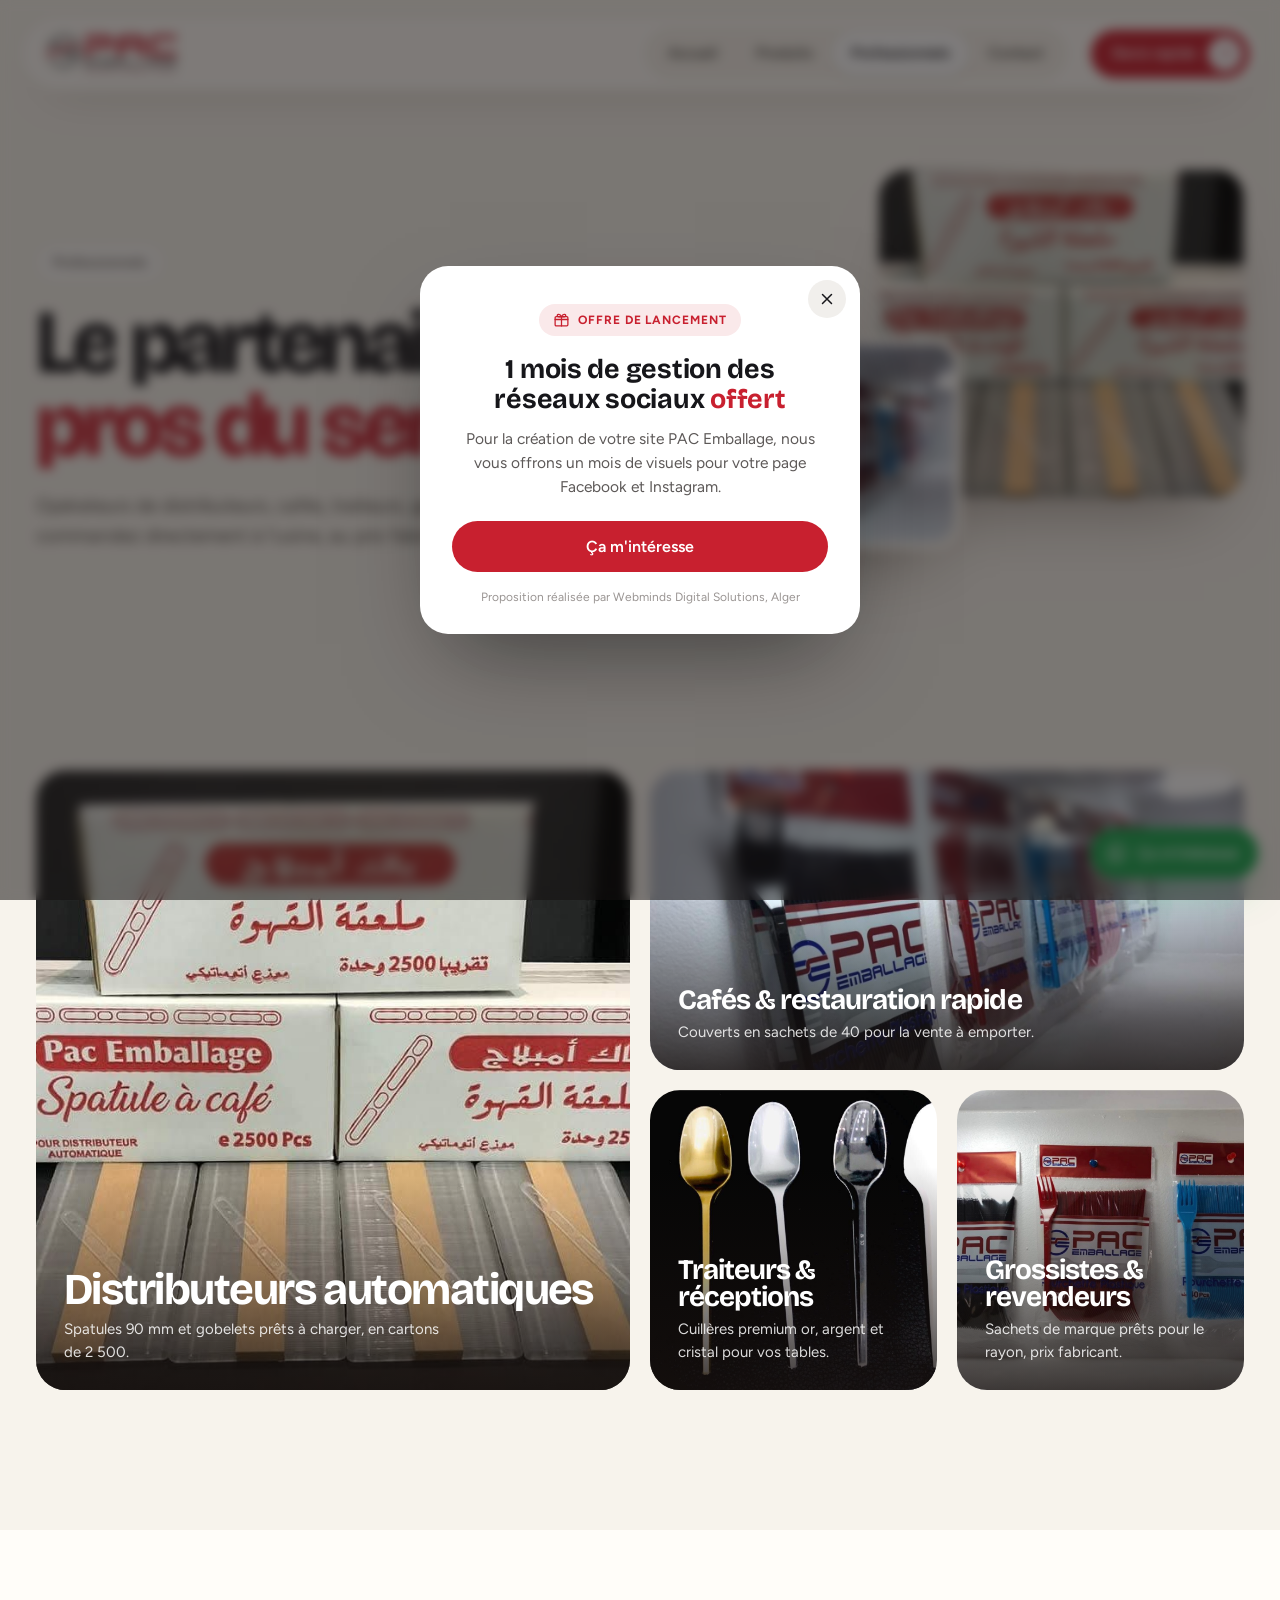
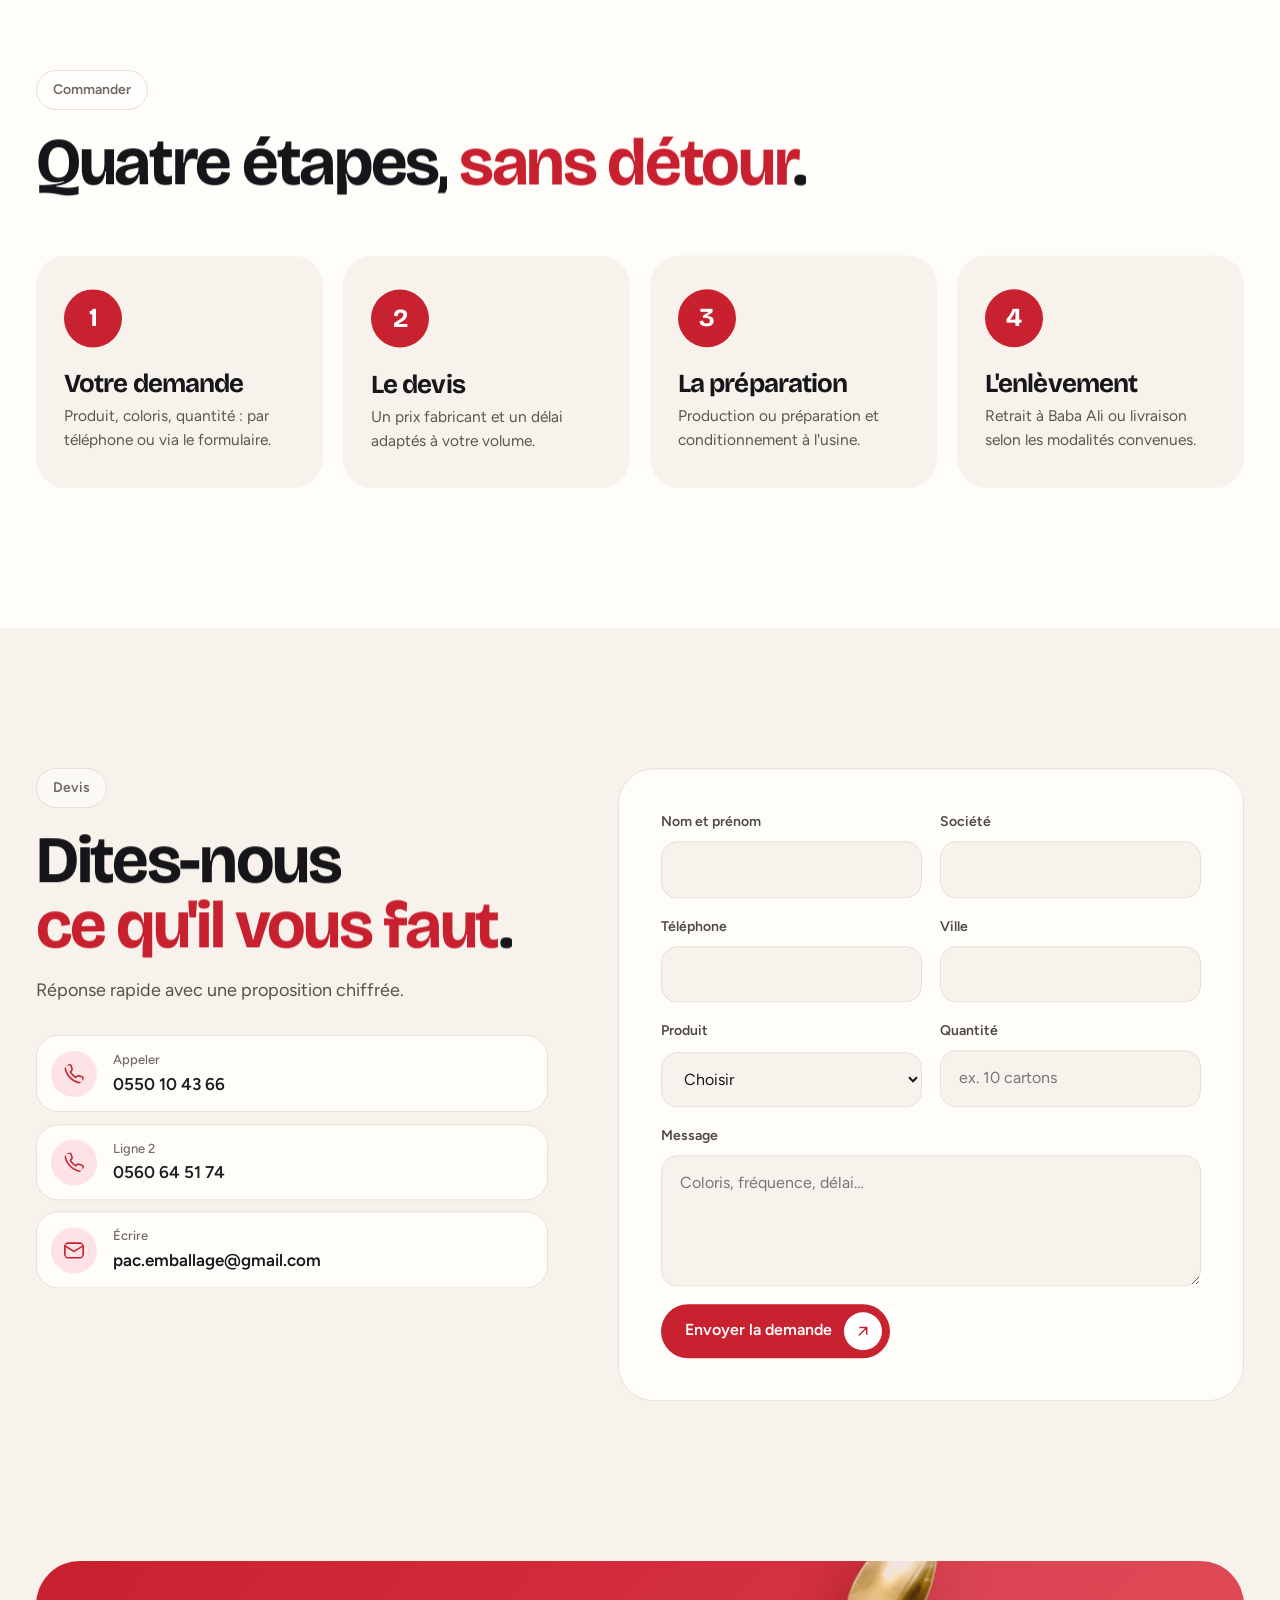
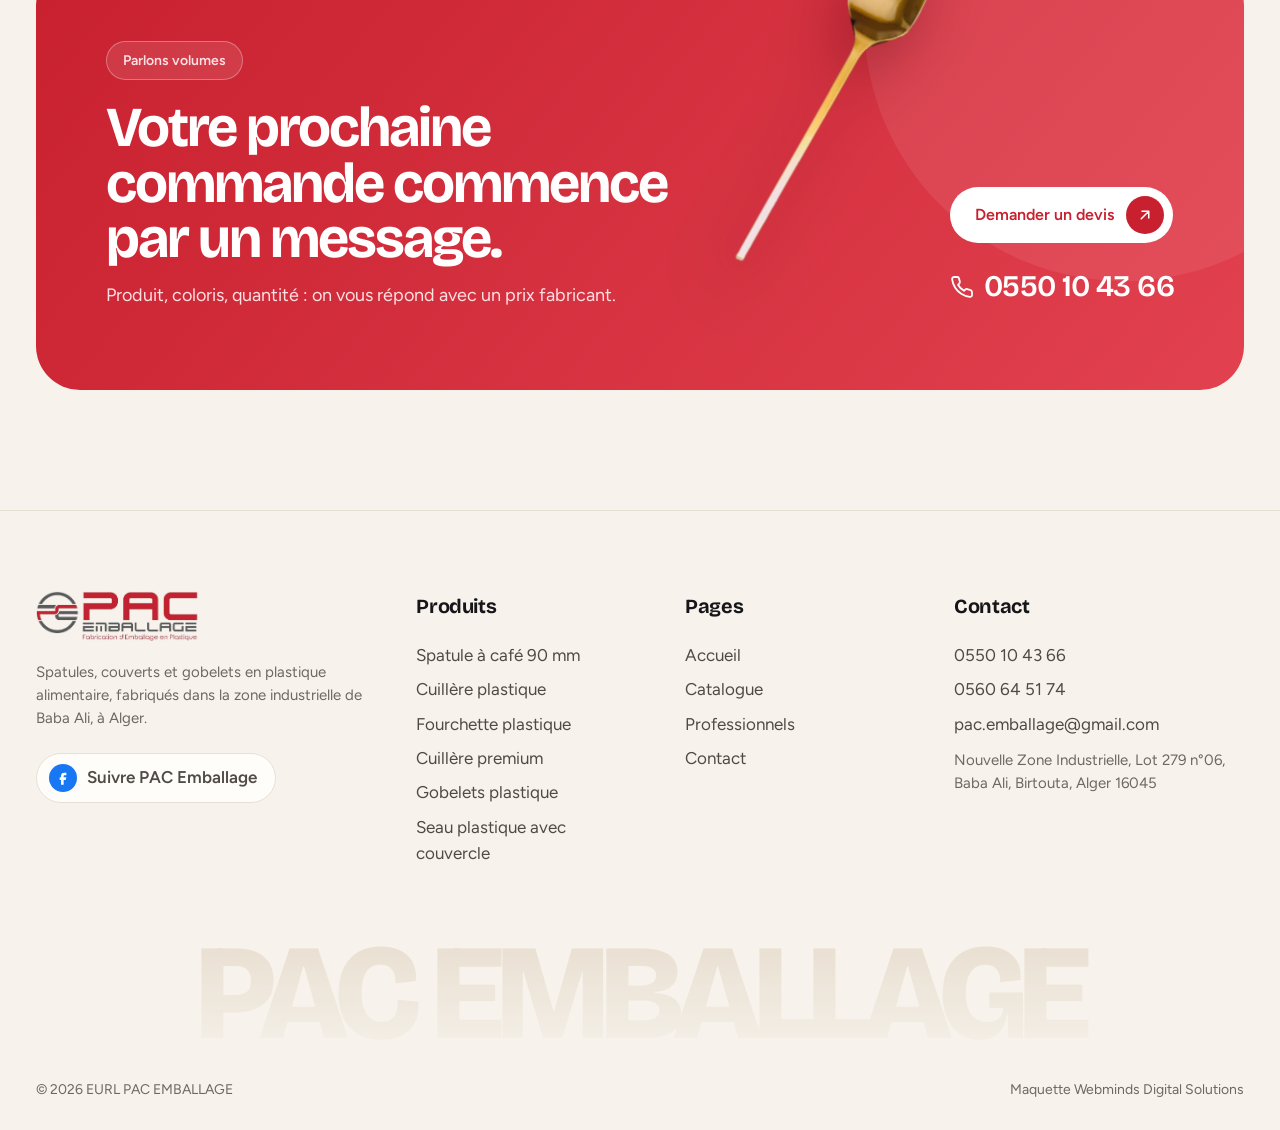
<file: v2/professionnels.html>
<!doctype html><html lang="fr" data-version="v2"><head><meta charset="utf-8"><meta name="viewport" content="width=device-width,initial-scale=1"><meta name="robots" content="noindex,nofollow,noarchive,noimageindex"><title>PAC Emballage</title><link rel="icon" href="../assets/img/favicon.png"><link rel="preconnect" href="https://fonts.googleapis.com"><link rel="preconnect" href="https://fonts.gstatic.com" crossorigin><link href="https://fonts.googleapis.com/css2?family=Bricolage+Grotesque:opsz,wght@12..96,400..800&family=Figtree:wght@400..700&display=swap" rel="stylesheet"><link rel="stylesheet" href="../assets/css/common.css"><link rel="stylesheet" href="assets/v2.css"></head><body class="p-pros"><header class="hd"><div class="hd-in"><a class="logo" href="index.html"><img src="../assets/img/logo.png" alt="PAC Emballage"></a><nav class="nav"><a href="index.html">Accueil</a><a href="produits.html">Produits</a><a href="professionnels.html" class="on">Professionnels</a><a href="contact.html">Contact</a></nav><a class="pill pill-r hd-cta" href="professionnels.html#devis"><span>Devis rapide</span><svg viewBox="0 0 24 24" fill="none" stroke="currentColor" stroke-width="2" stroke-linecap="round" stroke-linejoin="round"><path d="M7 17 17 7M8 7h9v9"/></svg></a><button class="burger" data-burger aria-label="Menu"><svg viewBox="0 0 24 24" fill="none" stroke="currentColor" stroke-width="2" stroke-linecap="round"><path d="M4 8h16M4 16h16"/></svg></button></div></header><main><section class="ph"><div class="wrap ph-g"><div><span class="eyebrow">Professionnels</span><h1 class="split">Le partenaire des <em>pros du service</em>.</h1><p>Opérateurs de distributeurs, cafés, traiteurs, grossistes : commandez directement à l'usine, au prix fabricant.</p></div><div class="ph-m"><img src="../assets/img/spatules-cartons.jpg" alt=""><img src="../assets/img/gamme-couleurs-3.jpg" alt=""></div></div></section><section class="sec"><div class="wrap"><div class="bento"><div class="bt bt1"><img src="../assets/img/spatules-cartons.jpg" alt="" loading="lazy"><div><h3>Distributeurs automatiques</h3><p>Spatules 90 mm et gobelets prêts à charger, en cartons de 2 500.</p></div></div><div class="bt bt2"><img src="../assets/img/gamme-couleurs-3.jpg" alt="" loading="lazy"><div><h3>Cafés & restauration rapide</h3><p>Couverts en sachets de 40 pour la vente à emporter.</p></div></div><div class="bt bt3"><img src="../assets/img/cuilleres-premium-2.jpg" alt="" loading="lazy"><div><h3>Traiteurs & réceptions</h3><p>Cuillères premium or, argent et cristal pour vos tables.</p></div></div><div class="bt bt4"><img src="../assets/img/gamme-couleurs-1.jpg" alt="" loading="lazy"><div><h3>Grossistes & revendeurs</h3><p>Sachets de marque prêts pour le rayon, prix fabricant.</p></div></div></div></div></section><section class="sec flow"><div class="wrap"><div class="sec-h"><span class="eyebrow">Commander</span><h2 class="split">Quatre étapes, <em>sans détour</em>.</h2></div><div class="flow-g"><div class="fl"><b>1</b><h3>Votre demande</h3><p>Produit, coloris, quantité : par téléphone ou via le formulaire.</p></div><div class="fl"><b>2</b><h3>Le devis</h3><p>Un prix fabricant et un délai adaptés à votre volume.</p></div><div class="fl"><b>3</b><h3>La préparation</h3><p>Production ou préparation et conditionnement à l'usine.</p></div><div class="fl"><b>4</b><h3>L'enlèvement</h3><p>Retrait à Baba Ali ou livraison selon les modalités convenues.</p></div></div></div></section><section class="sec devis2" id="devis"><div class="wrap devis2-g"><div class="dv-t"><span class="eyebrow">Devis</span><h2 class="split">Dites-nous <em>ce qu'il vous faut</em>.</h2><p>Réponse rapide avec une proposition chiffrée.</p><a class="dv-c" href="tel:+213550104366"><svg viewBox="0 0 24 24" fill="none" stroke="currentColor" stroke-width="1.8" stroke-linecap="round" stroke-linejoin="round"><path d="M22 16.9v3a2 2 0 0 1-2.2 2 19.8 19.8 0 0 1-8.6-3.1 19.5 19.5 0 0 1-6-6A19.8 19.8 0 0 1 2.1 4.2 2 2 0 0 1 4.1 2h3a2 2 0 0 1 2 1.7c.1.9.4 1.8.7 2.7a2 2 0 0 1-.5 2.1L8 9.8a16 16 0 0 0 6 6l1.3-1.3a2 2 0 0 1 2.1-.4c.9.3 1.8.6 2.7.7a2 2 0 0 1 1.7 2z"/></svg><span><small>Appeler</small>0550 10 43 66</span></a> <a class="dv-c" href="tel:+213560645174"><svg viewBox="0 0 24 24" fill="none" stroke="currentColor" stroke-width="1.8" stroke-linecap="round" stroke-linejoin="round"><path d="M22 16.9v3a2 2 0 0 1-2.2 2 19.8 19.8 0 0 1-8.6-3.1 19.5 19.5 0 0 1-6-6A19.8 19.8 0 0 1 2.1 4.2 2 2 0 0 1 4.1 2h3a2 2 0 0 1 2 1.7c.1.9.4 1.8.7 2.7a2 2 0 0 1-.5 2.1L8 9.8a16 16 0 0 0 6 6l1.3-1.3a2 2 0 0 1 2.1-.4c.9.3 1.8.6 2.7.7a2 2 0 0 1 1.7 2z"/></svg><span><small>Ligne 2</small>0560 64 51 74</span></a> <a class="dv-c" href="mailto:pac.emballage@gmail.com"><svg viewBox="0 0 24 24" fill="none" stroke="currentColor" stroke-width="1.8" stroke-linecap="round" stroke-linejoin="round"><rect x="2" y="4" width="20" height="16" rx="3"/><path d="m22 7-10 6L2 7"/></svg><span><small>Écrire</small>pac.emballage@gmail.com</span></a></div><form class="form2" id="devisForm"><div class="f2"><label><span>Nom et prénom</span><input name="nom" required></label><label><span>Société</span><input name="societe"></label></div><div class="f2"><label><span>Téléphone</span><input name="tel" type="tel" required></label><label><span>Ville</span><input name="ville"></label></div><div class="f2"><label><span>Produit</span><select name="produit"><option value="">Choisir</option></select></label><label><span>Quantité</span><input name="qte" placeholder="ex. 10 cartons"></label></div><label><span>Message</span><textarea name="msg" rows="4" placeholder="Coloris, fréquence, délai…"></textarea></label> <button class="pill pill-r" type="submit"><span>Envoyer la demande</span><svg viewBox="0 0 24 24" fill="none" stroke="currentColor" stroke-width="2" stroke-linecap="round" stroke-linejoin="round"><path d="M7 17 17 7M8 7h9v9"/></svg></button><p class="f-ok" hidden>Merci ! Demande enregistrée (démonstration).</p></form></div></section><section class="end"><div class="wrap"><div class="end-card"><img class="end-sp" src="../assets/img/spoon-gold.png" alt=""><div class="end-t"><span class="eyebrow eyebrow-w">Parlons volumes</span><h2>Votre prochaine commande commence par un message.</h2><p>Produit, coloris, quantité : on vous répond avec un prix fabricant.</p></div><div class="end-b"><a class="pill pill-w" href="professionnels.html#devis"><span>Demander un devis</span><svg viewBox="0 0 24 24" fill="none" stroke="currentColor" stroke-width="2" stroke-linecap="round" stroke-linejoin="round"><path d="M7 17 17 7M8 7h9v9"/></svg></a><a class="end-tel" href="tel:+213550104366"><svg viewBox="0 0 24 24" fill="none" stroke="currentColor" stroke-width="1.8" stroke-linecap="round" stroke-linejoin="round"><path d="M22 16.9v3a2 2 0 0 1-2.2 2 19.8 19.8 0 0 1-8.6-3.1 19.5 19.5 0 0 1-6-6A19.8 19.8 0 0 1 2.1 4.2 2 2 0 0 1 4.1 2h3a2 2 0 0 1 2 1.7c.1.9.4 1.8.7 2.7a2 2 0 0 1-.5 2.1L8 9.8a16 16 0 0 0 6 6l1.3-1.3a2 2 0 0 1 2.1-.4c.9.3 1.8.6 2.7.7a2 2 0 0 1 1.7 2z"/></svg>0550 10 43 66</a></div></div></div></section></main><footer class="ft"><div class="wrap"><div class="ft-top"><div class="ft-a"><img src="../assets/img/logo.png" alt="PAC Emballage"><p>Spatules, couverts et gobelets en plastique alimentaire, fabriqués dans la zone industrielle de Baba Ali, à Alger.</p><a class="ft-fb" href="https://www.facebook.com/pacemballage" target="_blank" rel="noopener"><svg viewBox="0 0 24 24" fill="currentColor"><path d="M14 8h3V4h-3a5 5 0 0 0-5 5v2H7v4h2v7h4v-7h3l1-4h-4V9a1 1 0 0 1 1-1z"/></svg><span>Suivre PAC Emballage</span></a></div><div><h4>Produits</h4><a href="produits.html" data-product="spatule">Spatule à café 90 mm</a><a href="produits.html" data-product="cuillere">Cuillère plastique</a><a href="produits.html" data-product="fourchette">Fourchette plastique</a><a href="produits.html" data-product="premium">Cuillère premium</a><a href="produits.html" data-product="gobelets">Gobelets plastique</a><a href="produits.html" data-product="seau">Seau plastique avec couvercle</a></div><div><h4>Pages</h4><a href="index.html">Accueil</a><a href="produits.html">Catalogue</a><a href="professionnels.html">Professionnels</a><a href="contact.html">Contact</a></div><div><h4>Contact</h4><a href="tel:+213550104366">0550 10 43 66</a><a href="tel:+213560645174">0560 64 51 74</a><a href="mailto:pac.emballage@gmail.com">pac.emballage@gmail.com</a><p>Nouvelle Zone Industrielle, Lot 279 n°06, Baba Ali, Birtouta, Alger 16045</p></div></div><div class="ft-big" aria-hidden="true">PAC EMBALLAGE</div><div class="ft-b"><span>© 2026 EURL PAC EMBALLAGE</span><span>Maquette Webminds Digital Solutions</span></div></div></footer><script src="../assets/vendor/gsap.min.js"></script><script src="../assets/vendor/ScrollTrigger.min.js"></script><script src="../assets/js/data.js"></script><script src="../assets/js/common.js"></script><script src="assets/v2.js"></script></body></html>
</file>
<file: assets/css/common.css>
.pm-ov,.wm-ov{position:fixed;inset:0;z-index:200;display:flex;align-items:center;justify-content:center;padding:20px;background:rgba(20,18,18,.55);backdrop-filter:blur(6px);-webkit-backdrop-filter:blur(6px);opacity:0;visibility:hidden;transition:opacity .35s,visibility .35s}.pm-ov.on,.wm-ov.on{opacity:1;visibility:visible}.wm-box{position:relative;width:100%;max-width:440px;background:#fff;color:var(--ink);border-radius:var(--r-pop,22px);padding:38px 32px 28px;text-align:center;transform:translateY(24px) scale(.97);transition:transform .45s cubic-bezier(.2,.9,.25,1);box-shadow:0 40px 90px -30px rgba(0,0,0,.5)}.wm-ov.on .wm-box{transform:none}.pm-x,.wm-x{position:absolute;top:14px;right:14px;width:38px;height:38px;border-radius:50%;border:0;background:#f1efec;color:var(--ink);cursor:pointer;display:flex;align-items:center;justify-content:center;transition:.25s;z-index:3}.pm-x:hover,.wm-x:hover{background:var(--acc);color:#fff}.pm-x svg,.wm-x svg{width:18px}.wm-badge{display:inline-flex;align-items:center;gap:8px;padding:7px 14px;border-radius:99px;background:color-mix(in srgb,var(--acc) 10%,#fff);color:var(--acc);font-size:12px;font-weight:700;letter-spacing:.08em;text-transform:uppercase}.wm-badge svg{width:17px}.wm-box h3{font-family:var(--fh);font-size:27px;line-height:1.12;margin:18px 0 12px;letter-spacing:-.01em}.wm-box h3 em{font-style:normal;color:var(--acc)}.wm-box p{color:#5d5958;font-size:15.5px;line-height:1.55;margin-bottom:22px}.wm-box small{display:block;margin-top:16px;color:#9a9593;font-size:12px}.wm-btn{display:inline-flex;align-items:center;justify-content:center;gap:10px;width:100%;padding:16px 22px;border:0;border-radius:var(--r-btn,12px);background:var(--acc);color:#fff;font:600 16px var(--fb);cursor:pointer;transition:.25s}.wm-btn:hover{filter:brightness(1.08);transform:translateY(-2px)}.wm-btn svg{width:20px}.wm-wa{background:#1faa53}.wm-opts{display:grid;gap:10px;margin-bottom:20px;text-align:left}.wm-opt{display:block;cursor:pointer}.wm-opt input{position:absolute;opacity:0}.wm-opt span{display:flex;justify-content:space-between;align-items:center;padding:15px 18px;border:1.5px solid #e6e2de;border-radius:12px;transition:.2s}.wm-opt b{font-size:15.5px}.wm-opt i{font-style:normal;color:#8d8886;font-size:14px}.wm-opt input:checked+span{border-color:var(--acc);background:color-mix(in srgb,var(--acc) 6%,#fff);box-shadow:0 0 0 3px color-mix(in srgb,var(--acc) 14%,transparent)}.wm-fab{position:fixed;right:22px;bottom:22px;z-index:150;display:flex;align-items:center;gap:10px;padding:14px 20px 14px 16px;border:0;border-radius:99px;background:#1faa53;color:#fff;font:600 15px var(--fb);cursor:pointer;box-shadow:0 18px 40px -14px rgba(31,170,83,.7);transition:.3s}.wm-fab:hover{transform:translateY(-3px)}.wm-fab svg{width:22px}.pm-lock,.pm-lock body{overflow:hidden}.pm-box{position:relative;width:100%;max-width:1020px;max-height:calc(100vh - 40px);overflow:auto;background:#fff;color:var(--ink);border-radius:var(--r-pop,22px);transform:translateY(24px);transition:transform .45s cubic-bezier(.2,.9,.25,1)}.pm-ov.on .pm-box{transform:none}.pm-in{display:grid;grid-template-columns:1.05fr 1fr}.pm-media{padding:22px;background:var(--soft,#f4f2ef)}.pm-main{aspect-ratio:1;border-radius:calc(var(--r-pop,22px) - 8px);overflow:hidden;background:#fff}.pm-main img{width:100%;height:100%;object-fit:cover}.pm-thumbs{display:flex;gap:8px;margin-top:12px;flex-wrap:wrap}.pm-thumbs button{width:62px;height:62px;border-radius:10px;overflow:hidden;border:2px solid transparent;padding:0;cursor:pointer;background:#fff;opacity:.7;transition:.2s}.pm-thumbs button.on,.pm-thumbs button:hover{border-color:var(--acc);opacity:1}.pm-thumbs img{width:100%;height:100%;object-fit:cover}.pm-txt{padding:44px 38px 34px}.pm-cat{font-size:12px;font-weight:700;letter-spacing:.12em;text-transform:uppercase;color:var(--acc)}.pm-txt h3{font-family:var(--fh);font-size:34px;line-height:1.05;margin:10px 0 14px;letter-spacing:-.015em}.pm-txt p{color:#55514f;line-height:1.6;font-size:15.5px}.pm-colors{margin:22px 0 4px}.pm-colors>span{font-size:14px;color:#6d6866}.pm-colors>div{display:flex;gap:10px;margin-top:10px}.sw{width:34px;height:34px;border-radius:50%;border:2px solid #fff;background:var(--sw);box-shadow:0 0 0 1.5px #d9d4d0;cursor:pointer;transition:.2s}.sw.on,.sw:hover{box-shadow:0 0 0 2.5px var(--acc);transform:scale(1.08)}.pm-specs{margin:22px 0 26px;border-top:1px solid #ebe7e3}.pm-specs div{display:flex;justify-content:space-between;gap:16px;padding:11px 0;border-bottom:1px solid #ebe7e3;font-size:14.5px}.pm-specs dt{color:#7b7674}.pm-specs dd{font-weight:600;text-align:right}.pm-cta{display:flex;gap:12px;flex-wrap:wrap;align-items:center}.pm-btn{display:inline-flex;align-items:center;gap:10px;padding:15px 22px;border-radius:var(--r-btn,12px);background:var(--acc);color:#fff;font-weight:600;transition:.25s}.pm-btn:hover{filter:brightness(1.08)}.pm-btn svg{width:18px}.pm-tel{font-weight:600;padding:15px 6px 2px;border-bottom:1.5px solid currentColor}.hide{display:none!important}@media(max-width:820px){.pm-in{grid-template-columns:1fr}.pm-txt{padding:26px 22px 28px}.pm-txt h3{font-size:28px}.wm-fab span{display:none}.wm-fab{padding:15px}}
</file>
<file: v1/assets/v1.css>
:root{--acc:#bf2433;--acc-d:#9d1b28;--ink:#1e1f22;--grey:#5a5a5c;--mut:#6f6f72;--soft:#f3f3f1;--line:#e3e3df;--navy:#1d3a78;--fh:"Barlow Condensed",sans-serif;--fb:"Barlow",system-ui,sans-serif;--r-pop:10px;--r-btn:6px}*{box-sizing:border-box;margin:0;padding:0}html{scroll-behavior:smooth;overflow-x:hidden}body{font-family:var(--fb);color:var(--ink);background:#fff;font-size:16.5px;line-height:1.55;-webkit-font-smoothing:antialiased;overflow-x:hidden}img{display:block;max-width:100%;-webkit-user-drag:none;user-select:none}a{color:inherit;text-decoration:none}button{font:inherit}.wrap{max-width:1240px;margin:0 auto;padding:0 32px}svg{flex:none}.topbar{background:var(--ink);color:#c9c9cc;font-size:13.5px}.topbar .wrap{display:flex;justify-content:space-between;align-items:center;height:42px;gap:20px}.tb-l,.tb-r{display:flex;align-items:center;gap:22px}.tb-r,.topbar a{display:inline-flex;align-items:center;gap:7px}.topbar svg{width:15px;color:var(--acc)}.topbar a:hover{color:#fff}.tb-r{gap:8px}.tb-fb{margin-left:12px;width:28px;height:28px;border-radius:50%;background:#2e3034;justify-content:center}.tb-fb svg{color:#fff;width:14px}.hd{position:sticky;top:0;z-index:100;background:rgba(255,255,255,.96);backdrop-filter:blur(10px);border-bottom:1px solid var(--line)}.hd .wrap{display:flex;align-items:center;gap:36px;height:84px}.logo img{height:48px;width:auto}.nav{display:flex;gap:6px;margin-left:auto}.nav a{font-weight:600;font-size:15.5px;padding:10px 16px;border-radius:6px;position:relative;color:#38393c;transition:.2s}.nav a::after{content:"";position:absolute;left:16px;right:16px;bottom:4px;height:2px;background:var(--acc);transform:scaleX(0);transition:.3s;transform-origin:left}.nav a.on::after,.nav a:hover::after{transform:none}.nav a.on{color:var(--ink)}.burger{display:none;margin-left:auto;background:0 0;border:0;width:44px;height:44px;cursor:pointer;color:var(--ink)}.burger svg{width:26px}.btn{display:inline-flex;align-items:center;gap:10px;padding:15px 24px;border-radius:var(--r-btn);font-weight:600;font-size:15.5px;border:2px solid transparent;cursor:pointer;transition:.25s;white-space:nowrap}.btn svg{width:18px;transition:.25s}.btn:hover svg{transform:translateX(3px)}.btn-r{background:var(--acc);color:#fff}.btn-r:hover{background:var(--acc-d)}.btn-o{border-color:var(--ink);color:var(--ink)}.btn-o:hover{background:var(--ink);color:#fff}.btn-w{background:#fff;color:var(--acc)}.btn-w:hover{background:var(--ink);color:#fff}.kick,.ov{display:inline-flex;align-items:center;gap:10px;font-size:13px;font-weight:700;letter-spacing:.14em;text-transform:uppercase;color:var(--acc)}.kick i{width:28px;height:2px;background:var(--acc)}.ov::before{content:"";width:8px;height:8px;background:var(--acc);transform:rotate(45deg)}.ov-w{color:#ff8e98}.ov-w::before{background:#ff8e98}h1,h2,h3{font-family:var(--fh);line-height:1.02;letter-spacing:-.005em}h2{font-size:clamp(34px,4vw,50px);font-weight:700;margin-top:12px;text-transform:uppercase}.hero{background:linear-gradient(180deg,#fff 0,var(--soft) 100%);overflow:hidden}.hero-g{display:grid;grid-template-columns:1.05fr 1fr;gap:60px;align-items:center;padding-top:70px;padding-bottom:80px}.hero h1{font-size:clamp(42px,4.6vw,66px);font-weight:700;text-transform:uppercase;margin:20px 0 22px}.hero h1 em{font-style:normal;color:var(--acc)}.hero-t>p{font-size:18px;color:#4a4b4e;max-width:560px}.hero-b{display:flex;gap:14px;margin:34px 0;flex-wrap:wrap}.hero-l{list-style:none;display:flex;gap:26px;flex-wrap:wrap;padding-top:26px;border-top:1px solid var(--line)}.hero-l li{display:flex;align-items:center;gap:9px;font-weight:600;font-size:15px;color:#3a3b3e}.hero-l svg{width:22px;color:var(--acc)}.hero-m{position:relative;display:grid;grid-template-columns:1.3fr 1fr;grid-template-rows:1fr 1fr;gap:14px;height:560px}.hero-m>div{overflow:hidden;border-radius:8px;box-shadow:0 30px 60px -36px rgba(0,0,0,.45)}.hero-m img{width:100%;height:100%;object-fit:cover;transition:transform 1.2s cubic-bezier(.2,.8,.2,1)}.hero-m>div:hover img{transform:scale(1.05)}.hm-a{grid-row:1/3}.hm-a img{object-position:50% 88%}.hm-badge{position:absolute!important;left:-28px;bottom:36px;background:var(--acc);color:#fff;padding:18px 22px;display:flex;align-items:center;gap:12px;border-radius:6px!important}.hm-badge b{font-family:var(--fh);font-size:46px;line-height:1}.hm-badge span{font-size:13px;font-weight:600;letter-spacing:.06em;text-transform:uppercase;line-height:1.25}.figs{background:var(--ink);color:#fff}.figs .wrap{display:grid;grid-template-columns:repeat(4,1fr)}.figs .wrap>div{padding:34px 28px;border-right:1px solid #34363a}.figs .wrap>div:first-child{padding-left:0}.figs .wrap>div:last-child{border:0}.figs b{font-family:var(--fh);font-size:52px;line-height:1;display:block;color:#fff}.figs b small{font-size:22px;margin-left:4px;color:#ff8e98}.figs span{display:block;margin-top:8px;color:#b5b5ba;font-size:14.5px;max-width:220px}.sec{padding:100px 0}.sh{display:flex;justify-content:space-between;align-items:flex-end;gap:30px;margin-bottom:46px}.sh-c{justify-content:center;text-align:center}.lnk{display:inline-flex;align-items:center;gap:8px;font-weight:700;color:var(--acc);border-bottom:2px solid currentColor;padding-bottom:3px;white-space:nowrap}.lnk svg{width:17px;transition:.25s}.lnk:hover svg{transform:translateX(4px)}.grid3{display:grid;grid-template-columns:repeat(3,1fr);gap:26px}.grid4{display:grid;grid-template-columns:repeat(4,1fr);gap:22px}.pc{display:flex;flex-direction:column;border:1px solid var(--line);border-radius:8px;overflow:hidden;background:#fff;transition:.35s}.pc:hover{border-color:transparent;box-shadow:0 30px 60px -30px rgba(0,0,0,.28);transform:translateY(-6px)}.pc-img{position:relative;aspect-ratio:4/3.3;overflow:hidden;background:var(--soft)}.pc-img img{width:100%;height:100%;object-fit:cover;transition:transform .9s cubic-bezier(.2,.8,.2,1)}.pc:hover .pc-img img{transform:scale(1.06)}.pc-tag{position:absolute;top:14px;left:14px;background:#fff;color:var(--acc);font-size:12px;font-weight:700;letter-spacing:.08em;text-transform:uppercase;padding:6px 11px;border-radius:4px}.pc-tx{padding:24px 24px 26px;display:flex;flex-direction:column;flex:1}.pc-tx small{font-size:12.5px;font-weight:700;letter-spacing:.1em;text-transform:uppercase;color:var(--mut)}.pc-tx h3{font-size:28px;font-weight:700;text-transform:uppercase;margin:6px 0 8px}.pc-tx p{color:#56575a;font-size:15px;flex:1}.pc-sw{display:flex;gap:6px;margin-top:16px}.pc-sw i{width:18px;height:18px;border-radius:50%;background:var(--sw);box-shadow:inset 0 0 0 1px rgba(0,0,0,.12)}.pc-more{display:inline-flex;align-items:center;gap:8px;margin-top:18px;font-weight:700;color:var(--acc);font-size:14.5px}.pc-more svg{width:16px;transition:.25s}.pc:hover .pc-more svg{transform:translateX(4px)}.feat{background:#26282c;color:#fff;padding:100px 0;position:relative;overflow:hidden}.feat::before{content:"";position:absolute;right:-200px;top:-200px;width:600px;height:600px;border-radius:50%;border:80px solid rgba(191,36,51,.12)}.feat-g{display:grid;grid-template-columns:1fr 1fr;gap:70px;align-items:center;position:relative}.feat-m{display:grid;grid-template-columns:1fr 1fr;gap:14px}.feat-m img{border-radius:8px;aspect-ratio:3/4;object-fit:cover;width:100%}.feat-m img:nth-child(2){margin-top:60px}.feat-t p{color:#c4c4c8;margin:18px 0 26px;font-size:17px}.feat dl{display:grid;grid-template-columns:1fr 1fr;gap:1px;background:#3a3c41;border:1px solid #3a3c41;margin-bottom:30px;border-radius:6px;overflow:hidden}.feat dl div{background:#26282c;padding:16px 18px}.feat dt{font-size:12.5px;color:#9a9aa0;text-transform:uppercase;letter-spacing:.08em}.feat dd{font-family:var(--fh);font-size:24px;font-weight:600;margin-top:2px}.colors-g{display:grid;grid-template-columns:1fr 1.1fr;gap:70px;align-items:center}.colors-t p{color:#525356;margin:16px 0 26px}.ctab{display:inline-flex;background:var(--soft);padding:5px;border-radius:8px;margin-bottom:22px}.ctab button{border:0;background:0 0;padding:10px 20px;border-radius:6px;font-weight:600;cursor:pointer;color:#55565a}.ctab button.on{background:#fff;color:var(--ink);box-shadow:0 4px 12px -4px rgba(0,0,0,.18)}.cswatch{display:flex;gap:12px;flex-wrap:wrap;margin-bottom:30px}.cswatch button{display:flex;align-items:center;gap:9px;border:1.5px solid var(--line);background:#fff;padding:8px 14px 8px 8px;border-radius:99px;cursor:pointer;font-weight:600;font-size:14.5px;transition:.2s}.cswatch button i{width:24px;height:24px;border-radius:50%;background:var(--sw);box-shadow:inset 0 0 0 1px rgba(0,0,0,.12)}.cswatch button.on,.cswatch button:hover{border-color:var(--acc)}.colors-m{position:relative;background:var(--soft);border-radius:8px;padding:30px;display:flex;justify-content:center}.colors-m img{height:520px;width:auto;border-radius:6px;box-shadow:0 30px 60px -30px rgba(0,0,0,.35);transition:opacity .3s,transform .5s}.colors-m img.sw-out{opacity:0;transform:translateY(10px)}.colors-m span{position:absolute;left:30px;bottom:30px;background:var(--ink);color:#fff;font-size:13.5px;font-weight:600;padding:9px 14px;border-radius:4px}.why{background:var(--soft)}.wc{background:#fff;border-radius:8px;padding:34px 28px;border-top:3px solid var(--acc);transition:.3s}.wc:hover{transform:translateY(-5px);box-shadow:0 24px 50px -30px rgba(0,0,0,.3)}.wc svg{width:40px;color:var(--acc)}.wc h3{font-size:25px;text-transform:uppercase;margin:18px 0 8px}.wc p{color:#5a5b5e;font-size:15px}.sc{position:relative;border-radius:8px;overflow:hidden;aspect-ratio:3/4;display:block;color:#fff}.sc img{width:100%;height:100%;object-fit:cover;transition:transform 1s cubic-bezier(.2,.8,.2,1)}.sc:hover img{transform:scale(1.07)}.sc>div{position:absolute;inset:auto 0 0 0;padding:70px 22px 22px;background:linear-gradient(transparent,rgba(15,15,18,.92))}.sc h3{font-size:25px;text-transform:uppercase}.sc p{font-size:14.5px;color:#d7d7da;margin-top:6px}.cta{background:var(--acc);color:#fff;padding:60px 0;position:relative;overflow:hidden}.cta .wrap{display:flex;justify-content:space-between;align-items:center;gap:40px}.cta h2{margin:0;font-size:clamp(30px,3.4vw,44px)}.cta p{color:#ffd9dc;margin-top:8px}.cta-b{display:flex;align-items:center;gap:24px;flex-wrap:wrap}.cta-tel{display:inline-flex;align-items:center;gap:9px;font-family:var(--fh);font-size:26px;font-weight:600}.cta-tel svg{width:22px}.ft{background:#17181b;color:#a9a9ae;padding:76px 0 0;font-size:15px}.ft .wrap:first-child{display:grid;grid-template-columns:1.4fr 1fr 1fr 1.3fr;gap:44px}.ft-a img{height:52px;width:auto;margin-bottom:20px}.ft h4{font-family:var(--fh);color:#fff;font-size:20px;text-transform:uppercase;letter-spacing:.04em;margin-bottom:16px}.ft a{display:block;padding:4px 0;transition:.2s}.ft a:hover{color:#fff}.ft p{display:flex;gap:10px;margin-bottom:12px}.ft p svg{width:18px;color:var(--acc);margin-top:3px}.ft p a{display:inline;padding:0}.ft-b{display:flex!important;justify-content:space-between;gap:20px;flex-wrap:wrap;border-top:1px solid #2a2b2f;margin-top:56px;padding-top:24px!important;padding-bottom:24px!important;font-size:13.5px}.ph{position:relative;background:var(--ink);color:#fff;padding:90px 0 80px;overflow:hidden}.ph-bg{position:absolute;inset:0;opacity:.28}.ph-bg img{width:100%;height:100%;object-fit:cover}.ph::after{content:"";position:absolute;inset:0;background:linear-gradient(90deg,rgba(23,24,27,.95) 30%,rgba(23,24,27,.4))}.ph .wrap{position:relative;z-index:1}.crumb{font-size:14px;color:#b9b9be;margin-bottom:16px}.crumb a:hover{color:#fff}.ph h1{font-size:clamp(46px,6vw,76px);text-transform:uppercase;font-weight:700}.ph p{max-width:620px;color:#d4d4d8;font-size:18px;margin-top:14px}.filters{display:flex;gap:10px;flex-wrap:wrap;margin-bottom:40px}.filters button{border:1.5px solid var(--line);background:#fff;padding:11px 20px;border-radius:6px;font-weight:600;cursor:pointer;transition:.2s;color:#4b4c50}.filters button.on,.filters button:hover{background:var(--ink);border-color:var(--ink);color:#fff}.pack{background:var(--soft)}.pack-g{display:grid;grid-template-columns:1.1fr 1fr;gap:70px;align-items:center}.pack-m img{border-radius:8px;width:100%}.ticks{list-style:none;margin:24px 0 32px}.ticks li{position:relative;padding:12px 0 12px 34px;border-bottom:1px solid var(--line);color:#4c4d50}.ticks li::before{content:"";position:absolute;left:4px;top:19px;width:14px;height:8px;border-left:2.5px solid var(--acc);border-bottom:2.5px solid var(--acc);transform:rotate(-45deg)}.ticks b{color:var(--ink)}.sc-s{aspect-ratio:4/5}.steps-s{background:var(--soft)}.steps{list-style:none;display:grid;grid-template-columns:repeat(4,1fr);gap:22px;counter-reset:s}.steps li{background:#fff;padding:32px 26px;border-radius:8px;position:relative}.steps li b{font-family:var(--fh);font-size:48px;color:var(--acc);line-height:1}.steps h3{font-size:24px;text-transform:uppercase;margin:12px 0 8px}.steps p{font-size:15px;color:#5a5b5e}.devis-g{display:grid;grid-template-columns:.9fr 1.1fr;gap:70px}.devis-t p{color:#55565a;margin:16px 0 30px}.dc{display:grid;gap:12px}.dc a{display:flex;align-items:center;gap:16px;padding:16px 18px;border:1px solid var(--line);border-radius:8px;transition:.2s;font-weight:600;font-size:17px}.dc a:hover{border-color:var(--acc)}.dc svg{width:22px;color:var(--acc)}.dc small{display:block;font-weight:500;font-size:12.5px;color:var(--mut);text-transform:uppercase;letter-spacing:.08em}.form{background:var(--soft);padding:38px;border-radius:8px;display:grid;gap:18px}.f2{display:grid;grid-template-columns:1fr 1fr;gap:18px}.form label{display:grid;gap:7px;font-size:14px;font-weight:600;color:#3d3e41}.form input,.form select,.form textarea{font:inherit;font-size:15.5px;padding:14px 15px;border:1.5px solid #dcdcd8;border-radius:6px;background:#fff;color:var(--ink);outline:0;transition:.2s;width:100%}.form input:focus,.form select:focus,.form textarea:focus{border-color:var(--acc)}.form .btn{justify-self:start}.f-ok{color:#1d8a46;font-weight:600}.ct-g{display:grid;grid-template-columns:1fr 1.2fr;gap:30px}.ct-cards{display:grid;grid-template-columns:1fr 1fr;gap:18px}.ctc{border:1px solid var(--line);border-radius:8px;padding:28px 24px}.ctc svg{width:30px;color:var(--acc)}.ctc h3{font-size:24px;text-transform:uppercase;margin:14px 0 8px}.ctc a{display:block;font-weight:600;color:#3a3b3e;padding:2px 0;word-break:break-word}.ctc a:hover{color:var(--acc)}.ctc p{color:#4f5054;font-size:15px}.ct-map{border-radius:8px;overflow:hidden;min-height:440px;background:var(--soft)}.ct-map iframe{width:100%;height:100%;min-height:440px;border:0;display:block;filter:grayscale(.3)}.rv{opacity:0;transform:translateY(28px);transition:opacity .8s,transform .8s cubic-bezier(.2,.8,.2,1)}.rv.in{opacity:1;transform:none}@media(max-width:1080px){.colors-g,.ct-g,.devis-g,.feat-g,.hero-g,.pack-g{grid-template-columns:1fr;gap:46px}.hero-m{height:460px}.figs .wrap,.ft .wrap:first-child,.grid3,.grid4,.steps{grid-template-columns:1fr 1fr}.figs .wrap>div:nth-child(2){border:0}.figs .wrap>div:nth-child(3){padding-left:0}.tb-r{display:none}}@media(max-width:860px){.hd-cta,.nav{display:none}.burger{display:block}.nav-open .nav{display:flex;position:fixed;top:126px;left:0;right:0;flex-direction:column;background:#fff;padding:16px 24px 26px;border-bottom:1px solid var(--line);box-shadow:0 30px 40px -20px rgba(0,0,0,.2)}.nav-open .nav a{font-size:18px;padding:14px 4px}.hm-badge{left:12px}}@media(max-width:640px){.wrap{padding:0 18px}.topbar .wrap{justify-content:center}.tb-l a:nth-child(2),.tb-l a:nth-child(3){display:none}.nav-open .nav{top:110px}.hd .wrap{height:68px}.logo img{height:38px}.feat,.sec{padding:70px 0}.ct-cards,.f2,.grid3,.grid4,.steps{grid-template-columns:1fr}.hero-g{padding-top:44px;padding-bottom:56px}.hero-m{height:380px}.sh{flex-direction:column;align-items:flex-start}.colors-m img{height:380px}.feat dl,.ft .wrap:first-child{grid-template-columns:1fr}.cta .wrap{flex-direction:column;align-items:flex-start}.form{padding:24px}.figs .wrap>div{padding:24px 14px 24px 0}.figs b{font-size:40px}}
</file>
<file: v2/assets/v2.css>
:root{--bg:#f7f3ec;--paper:#fffdf9;--ink:#16161a;--mut:#6d6862;--line:#e7e0d5;--acc:#c8202f;--acc2:#e6394a;--blue:#2c8fd6;--pink:#ef7ba7;--gold:#c9a14a;--soft:#efe9df;--fh:"Bricolage Grotesque",system-ui,sans-serif;--fb:"Figtree",system-ui,sans-serif;--r-pop:28px;--r-btn:99px}*{box-sizing:border-box;margin:0;padding:0}html{scroll-behavior:smooth;overflow-x:hidden}body{font-family:var(--fb);background:var(--bg);color:var(--ink);font-size:17px;line-height:1.55;-webkit-font-smoothing:antialiased;overflow-x:hidden}img{display:block;max-width:100%;-webkit-user-drag:none;user-select:none}a{color:inherit;text-decoration:none}button{font:inherit;color:inherit}svg{flex:none}.wrap{max-width:1320px;margin:0 auto;padding:0 36px}h1,h2,h3{font-family:var(--fh);font-weight:700;letter-spacing:-.035em;line-height:.98}h2{font-size:clamp(40px,5.2vw,78px)}h1 em,h2 em{font-style:normal;color:var(--acc);position:relative}.hero h1 em{white-space:nowrap}.eyebrow{display:inline-flex;align-items:center;gap:10px;font-size:14px;font-weight:600;color:var(--mut);margin-bottom:20px;padding:8px 16px;border:1px solid var(--line);border-radius:99px;background:rgba(255,255,255,.55)}.eyebrow .dot{width:8px;height:8px;border-radius:50%;background:var(--acc);box-shadow:0 0 0 4px rgba(200,32,47,.15);animation:2s infinite pulse}.eyebrow-w{color:#ffe1e4;border-color:rgba(255,255,255,.3);background:rgba(255,255,255,.1)}@keyframes pulse{50%{box-shadow:0 0 0 8px rgba(200,32,47,0)}}.pill{display:inline-flex;align-items:center;gap:12px;padding:8px 8px 8px 24px;border-radius:99px;font-weight:600;font-size:16px;border:1.5px solid transparent;cursor:pointer;transition:.35s cubic-bezier(.2,.8,.2,1);white-space:nowrap}.pill svg{width:38px;height:38px;padding:10px;border-radius:50%;transition:.35s cubic-bezier(.2,.8,.2,1)}.pill-r{background:var(--acc);color:#fff}.pill-r svg{background:#fff;color:var(--acc)}.pill-r:hover{background:var(--ink)}.pill-r:hover svg{transform:rotate(45deg)}.pill-o{border-color:var(--ink);padding:14px 24px}.pill-o svg{width:20px;height:20px;padding:0;margin:-4px -6px -4px 0}.pill-o:hover{background:var(--ink);color:#fff}.pill-w{background:#fff;color:var(--acc)}.pill-w svg{background:var(--acc);color:#fff}.pill-w:hover svg{transform:rotate(45deg)}.hd{position:fixed;top:16px;left:0;right:0;z-index:100;padding:0 20px;transition:transform .5s cubic-bezier(.2,.8,.2,1)}.hd.hide-up{transform:translateY(-130%)}.hd-in{max-width:1280px;margin:0 auto;display:flex;align-items:center;gap:24px;background:rgba(255,253,249,.82);backdrop-filter:blur(16px) saturate(1.4);-webkit-backdrop-filter:blur(16px) saturate(1.4);border:1px solid rgba(231,224,213,.9);border-radius:99px;padding:10px 10px 10px 26px;box-shadow:0 20px 50px -30px rgba(40,20,10,.35)}.logo img{height:40px;width:auto}.nav{display:flex;gap:2px;margin-left:auto;background:rgba(239,233,223,.6);padding:5px;border-radius:99px}.nav a{padding:10px 18px;border-radius:99px;font-weight:600;font-size:15px;color:#4b4741;transition:.25s}.nav a:hover{color:var(--ink)}.nav a.on{background:#fff;color:var(--ink);box-shadow:0 4px 14px -6px rgba(0,0,0,.2)}.hd-cta{padding:6px 6px 6px 20px;font-size:15px}.hd-cta svg{width:34px;height:34px;padding:9px}.burger{display:none;margin-left:auto;width:46px;height:46px;border-radius:50%;border:0;background:var(--ink);color:#fff;cursor:pointer}.burger svg{width:22px;margin:auto}.hero{position:relative;min-height:100vh;display:flex;align-items:center;padding:140px 0 80px;overflow:hidden}.blob{position:absolute;border-radius:50%;filter:blur(70px);opacity:.55;pointer-events:none}.b1{width:520px;height:520px;background:#ffd3d7;right:8%;top:10%}.b2{width:380px;height:380px;background:#cfe6fb;right:30%;bottom:-6%}.b3{width:300px;height:300px;background:#f5e2b8;left:-80px;top:20%}.hero-g{position:relative;display:grid;grid-template-columns:1.1fr 1fr;gap:40px;align-items:center;width:100%}.hero h1{font-size:clamp(56px,8vw,128px);letter-spacing:-.05em;line-height:.9;margin-bottom:28px}.hero h1 em::after{content:"";position:absolute;left:0;right:0;bottom:.04em;height:.12em;background:var(--acc);opacity:.18;border-radius:99px;transform-origin:left;animation:1.2s cubic-bezier(.7,0,.2,1) .9s both ul}@keyframes ul{from{transform:scaleX(0)}}.lead{font-size:20px;color:#4a4640;max-width:560px}.hero-b{display:flex;gap:14px;flex-wrap:wrap;margin-top:38px}.hero-v{position:relative;height:640px}.ring{position:absolute;left:50%;top:50%;width:470px;height:470px;margin:-235px 0 0 -235px;border-radius:50%;background:radial-gradient(circle at 35% 30%,#fff 0,#fbeee6 55%,#f3dccf 100%);box-shadow:inset 0 -30px 60px rgba(200,32,47,.08),0 50px 80px -40px rgba(120,40,20,.35)}.ring::after{content:"";position:absolute;inset:-26px;border-radius:50%;border:1.5px dashed rgba(200,32,47,.25);animation:40s linear infinite spin}@keyframes spin{to{transform:rotate(360deg)}}.sp{position:absolute;height:520px;width:auto;filter:drop-shadow(0 30px 30px rgba(40,20,10,.28));will-change:transform}.sp1{left:16%;top:8%;transform:rotate(-16deg)}.sp2{left:42%;top:4%;transform:rotate(4deg);z-index:2}.sp3{left:64%;top:10%;transform:rotate(20deg)}.tag{position:absolute;z-index:3;background:rgba(255,255,255,.88);backdrop-filter:blur(10px);-webkit-backdrop-filter:blur(10px);border:1px solid rgba(231,224,213,.9);border-radius:18px;padding:12px 18px;box-shadow:0 20px 40px -24px rgba(40,20,10,.4)}.tag b{display:block;font-family:var(--fh);font-size:26px;letter-spacing:-.03em;line-height:1}.tag span{font-size:13px;color:var(--mut)}.t1{left:0;top:26%}.t2{right:0;top:58%}.t3{left:10%;bottom:6%}.t1 b{color:var(--blue)}.t2 b{color:var(--acc)}.t3 b{color:var(--gold)}.marq{background:var(--acc);color:#fff;overflow:hidden;padding:22px 0;transform:rotate(-1.2deg) scale(1.03);position:relative;z-index:2}.marq-in{display:flex;gap:34px;white-space:nowrap;width:max-content;animation:38s linear infinite mq}.marq span{font-family:var(--fh);font-size:30px;font-weight:600;letter-spacing:-.02em}.marq i{font-style:normal;opacity:.6;font-size:22px;align-self:center}@keyframes mq{to{transform:translateX(-33.333%)}}.sec{padding:140px 0}.sec-h{max-width:820px;margin-bottom:60px}.lab-g{display:grid;grid-template-columns:minmax(0,1fr) minmax(0,1.05fr);gap:80px;align-items:center}.lab-t>p{color:#55504a;font-size:18.5px;margin:22px 0 34px;max-width:480px}.seg{position:relative;display:inline-flex;background:var(--soft);border-radius:99px;padding:6px;margin-bottom:30px}.seg button{position:relative;z-index:1;border:0;background:0 0;padding:12px 24px;border-radius:99px;font-weight:600;cursor:pointer;transition:color .3s}.seg button.on{color:#fff}.seg-k{position:absolute;top:6px;bottom:6px;left:6px;border-radius:99px;background:var(--ink);transition:.45s cubic-bezier(.6,0,.2,1)}.dots{display:flex;gap:14px;flex-wrap:wrap}.dots button{width:58px;height:58px;border-radius:50%;border:4px solid #fff;background:var(--sw);box-shadow:0 0 0 1.5px var(--line),0 12px 24px -12px rgba(0,0,0,.35);cursor:pointer;transition:.35s cubic-bezier(.2,.8,.2,1)}.dots button:hover{transform:translateY(-4px)}.dots button.on{box-shadow:0 0 0 3px var(--ink),0 14px 26px -10px rgba(0,0,0,.4);transform:scale(1.1)}.lab-n{margin-top:22px;font-weight:600;font-size:16px;color:var(--mut)}.lab-v{position:relative;border-radius:36px;aspect-ratio:1/1.08;display:flex;align-items:center;justify-content:center;overflow:hidden;background:var(--paper);border:1px solid var(--line)}.lab-bg{position:absolute;inset:0;background:radial-gradient(circle at 50% 55%,var(--tint,#cfe6fb) 0,transparent 70%);transition:background .6s;opacity:.9}.lab-v img{position:relative;height:84%;width:auto;border-radius:18px;box-shadow:0 40px 70px -35px rgba(40,20,10,.5);transition:transform .6s cubic-bezier(.2,.8,.2,1),opacity .35s}.lab-v img.out{opacity:0;transform:translateY(30px) rotate(-3deg) scale(.96)}.hs{padding:40px 0 140px;overflow:hidden}.hs-head{display:flex;justify-content:space-between;align-items:flex-end;gap:30px;margin-bottom:56px}.hs-track{display:flex;gap:26px;padding:0 max(36px,calc((100vw - 1320px)/ 2 + 36px));width:max-content;will-change:transform}.hs-track .cd{width:400px;flex:none}.cd{position:relative;display:flex;flex-direction:column;background:var(--paper);border-radius:30px;overflow:hidden;border:1px solid var(--line);transition:.5s cubic-bezier(.2,.8,.2,1)}.cd:hover{transform:translateY(-10px);box-shadow:0 50px 80px -46px rgba(40,20,10,.5)}.cd-img{aspect-ratio:1/.95;overflow:hidden;margin:10px;border-radius:22px;background:var(--soft)}.cd-img img{width:100%;height:100%;object-fit:cover;transition:transform 1.2s cubic-bezier(.2,.8,.2,1)}.cd:hover .cd-img img{transform:scale(1.08)}.cd-top{position:absolute;top:24px;left:24px;right:24px;display:flex;justify-content:space-between;align-items:center}.chip{background:rgba(255,255,255,.92);backdrop-filter:blur(8px);padding:7px 14px;border-radius:99px;font-size:13px;font-weight:700;color:var(--acc)}.cd-go{width:46px;height:46px;border-radius:50%;background:var(--ink);color:#fff;display:flex;align-items:center;justify-content:center;transform:scale(.6);opacity:0;transition:.45s cubic-bezier(.2,.8,.2,1)}.cd-go svg{width:20px}.cd:hover .cd-go{transform:none;opacity:1;background:var(--acc)}.cd-tx{padding:14px 26px 28px}.cd-tx small{font-size:13px;color:var(--mut);font-weight:600}.cd-tx h3{font-size:30px;margin:6px 0 10px}.cd-tx p{font-size:15.5px;color:#5a554f}.cd-sw{display:flex;gap:6px;margin-top:16px}.cd-sw i{width:20px;height:20px;border-radius:50%;background:var(--sw);border:2px solid #fff;box-shadow:0 0 0 1px var(--line)}.spot{background:var(--paper);border-radius:56px 56px 0 0}.spot-g{display:grid;grid-template-columns:minmax(0,1fr) minmax(0,1fr);gap:90px;align-items:center}.spot-v{position:relative;height:680px}.spot-v img{position:absolute;border-radius:30px;object-fit:cover;box-shadow:0 50px 80px -46px rgba(40,20,10,.55)}.sv1{width:74%;height:74%;left:0;top:0}.sv2{width:52%;height:62%;right:0;bottom:0;border:10px solid var(--paper)}.spot-badge{position:absolute;left:8%;bottom:6%;width:150px;height:150px;border-radius:50%;background:var(--acc);color:#fff;display:flex;flex-direction:column;align-items:center;justify-content:center;box-shadow:0 30px 50px -24px rgba(200,32,47,.7)}.spot-badge span{font-size:13px;font-weight:600;opacity:.85}.spot-badge b{font-family:var(--fh);font-size:56px;line-height:.9;letter-spacing:-.04em}.count{display:flex;align-items:center;gap:20px;margin:30px 0 22px}.count b{font-family:var(--fh);font-size:clamp(72px,9vw,128px);letter-spacing:-.06em;line-height:.85;background:linear-gradient(120deg,var(--acc),#f0606c);-webkit-background-clip:text;background-clip:text;color:transparent}.count span{font-weight:600;color:var(--mut);line-height:1.3}.spot-t>p{color:#55504a;margin-bottom:26px}.specs{list-style:none;margin-bottom:34px;border-top:1px solid var(--line)}.specs li{display:flex;justify-content:space-between;gap:20px;padding:13px 0;border-bottom:1px solid var(--line);font-size:15.5px}.specs span{color:var(--mut)}.bento-s{background:var(--paper);padding-top:40px}.bento{display:grid;grid-template-columns:repeat(4,1fr);grid-template-rows:300px 300px;gap:20px}.bt{position:relative;border-radius:30px;overflow:hidden;color:#fff;display:block}.bt1{grid-column:1/3;grid-row:1/3}.bt2{grid-column:3/5}.bt3{grid-column:3/4}.bt4{grid-column:4/5}.bt img{width:100%;height:100%;object-fit:cover;transition:transform 1.4s cubic-bezier(.2,.8,.2,1)}.bt:hover img{transform:scale(1.08)}.bt>div{position:absolute;inset:auto 0 0 0;padding:90px 28px 26px;background:linear-gradient(transparent,rgba(22,16,14,.82))}.bt h3{font-size:28px}.bt1 h3{font-size:44px}.bt p{font-size:15px;color:rgba(255,255,255,.85);margin-top:6px;max-width:380px}.bt-go{position:absolute;top:22px;right:22px;width:48px;height:48px;border-radius:50%;background:#fff;color:var(--ink);display:flex;align-items:center;justify-content:center;transition:.4s}.bt-go svg{width:20px}.bt:hover .bt-go{background:var(--acc);color:#fff;transform:rotate(45deg)}.why-g{display:grid;grid-template-columns:repeat(4,1fr);gap:20px}.wy{background:var(--paper);border:1px solid var(--line);border-radius:30px;padding:36px 30px 40px;transition:.45s cubic-bezier(.2,.8,.2,1);position:relative;overflow:hidden}.wy::before{content:"";position:absolute;inset:auto -40% -60% auto;width:220px;height:220px;border-radius:50%;background:var(--c,#ffd3d7);opacity:0;transition:.6s}.wy:hover{transform:translateY(-8px);box-shadow:0 40px 70px -46px rgba(40,20,10,.5)}.wy:hover::before{opacity:.6}.wy:nth-child(2){--c:#cfe6fb}.wy:nth-child(3){--c:#f5e2b8}.wy:nth-child(4){--c:#fbd5e4}.wy span{position:relative;font-family:var(--fh);font-size:60px;font-weight:700;letter-spacing:-.05em;color:var(--acc);line-height:1}.wy h3{position:relative;font-size:27px;margin:26px 0 10px}.wy p{position:relative;color:#5a554f;font-size:15.5px}.end{padding:20px 0 120px}.end-card{position:relative;background:linear-gradient(130deg,var(--acc) 0,#e2414f 100%);color:#fff;border-radius:44px;padding:80px 70px;display:grid;grid-template-columns:1.4fr 1fr;gap:40px;align-items:end;overflow:hidden}.end-card::before{content:"";position:absolute;width:520px;height:520px;border-radius:50%;background:rgba(255,255,255,.08);right:-140px;top:-200px}.end-sp{position:absolute;right:31%;top:-60px;height:380px;transform:rotate(28deg);filter:drop-shadow(0 30px 30px rgba(80,0,10,.4));opacity:.95}.end-b,.end-t{position:relative}.end h2{font-size:clamp(38px,4.4vw,64px);max-width:640px}.end p{color:#ffe1e4;font-size:18px;margin-top:16px}.end-b{display:flex;flex-direction:column;align-items:flex-start;gap:20px;justify-self:end}.end-tel{display:inline-flex;align-items:center;gap:10px;font-family:var(--fh);font-size:30px;font-weight:600;letter-spacing:-.02em}.end-tel svg{width:24px}.ft{padding:80px 0 30px;border-top:1px solid var(--line)}.ft-top{display:grid;grid-template-columns:1.5fr 1fr 1fr 1.3fr;gap:46px}.ft-a img{height:50px;width:auto;margin-bottom:20px}.ft-a p{color:var(--mut);max-width:340px}.ft-top .ft-fb{display:inline-flex;align-items:center;gap:10px;margin-top:22px;font-weight:600;padding:10px 18px 10px 12px;border:1px solid var(--line);border-radius:99px;background:var(--paper);transition:.25s}.ft-fb svg{width:28px;height:28px;padding:6px;border-radius:50%;background:#1877f2;color:#fff}.ft-fb:hover{border-color:var(--ink)}.ft h4{font-family:var(--fh);font-size:20px;margin-bottom:16px;letter-spacing:-.02em}.ft-top a{display:block;padding:4px 0;color:#4f4a44;transition:.2s}.ft-top a:hover{color:var(--acc)}.ft-top p{color:var(--mut);margin-top:8px;font-size:15px}.ft-big{font-family:var(--fh);font-weight:800;font-size:clamp(46px,10.6vw,150px);letter-spacing:-.06em;line-height:.8;margin:70px 0 30px;background:linear-gradient(180deg,#e8ded0,rgba(232,222,208,.15));-webkit-background-clip:text;background-clip:text;color:transparent;white-space:nowrap;text-align:center}.ft-b{display:flex;justify-content:space-between;gap:20px;flex-wrap:wrap;font-size:14px;color:var(--mut)}.ph{padding:170px 0 80px}.ph-g{display:grid;grid-template-columns:1.2fr 1fr;gap:60px;align-items:end}.ph h1{font-size:clamp(50px,7vw,108px);letter-spacing:-.05em;line-height:.92}.ph p{font-size:19px;color:#55504a;margin-top:24px;max-width:560px}.ph-m{position:relative;height:380px}.ph-m img{position:absolute;border-radius:28px;object-fit:cover;box-shadow:0 40px 70px -40px rgba(40,20,10,.5)}.ph-m img:first-child{width:70%;height:86%;right:0;top:0}.ph-m img:last-child{width:46%;height:56%;left:0;bottom:0;border:8px solid var(--bg)}.filters{display:inline-flex;gap:4px;padding:6px;background:var(--soft);border-radius:99px;margin-bottom:46px;flex-wrap:wrap}.filters button{border:0;background:0 0;padding:12px 22px;border-radius:99px;font-weight:600;cursor:pointer;transition:.3s;color:#4f4a44}.filters button.on{background:var(--ink);color:#fff}.grid{display:grid;grid-template-columns:repeat(3,1fr);gap:26px}.cat-s{padding-top:20px}.packs{padding-top:0}.packs-g{display:grid;grid-template-columns:repeat(4,1fr);gap:20px}.pk{background:var(--paper);border:1px solid var(--line);border-radius:30px;padding:36px 30px}.pk b{display:block;font-family:var(--fh);font-size:72px;letter-spacing:-.05em;line-height:1}.pk span{color:var(--mut);font-weight:600}.pk-r{background:var(--acc);border-color:var(--acc);color:#fff}.pk-r span{color:#ffe1e4}.pk-b{background:#dceefc;border-color:#dceefc}.flow{background:var(--paper)}.flow-g{display:grid;grid-template-columns:repeat(4,1fr);gap:20px;position:relative}.fl{position:relative;padding:34px 28px 36px;border-radius:30px;background:var(--bg)}.fl b{display:flex;align-items:center;justify-content:center;width:58px;height:58px;border-radius:50%;background:var(--acc);color:#fff;font-family:var(--fh);font-size:26px}.fl h3{font-size:26px;margin:24px 0 8px}.fl p{color:#5a554f;font-size:15.5px}.devis2-g{display:grid;grid-template-columns:.9fr 1.1fr;gap:70px;align-items:start}.dv-t p{color:#55504a;margin:18px 0 30px;font-size:18px}.dv-c{display:flex;align-items:center;gap:16px;padding:14px 20px 14px 14px;background:var(--paper);border:1px solid var(--line);border-radius:22px;margin-bottom:12px;font-weight:600;font-size:17px;transition:.3s}.dv-c:hover{border-color:var(--acc);transform:translateX(6px)}.dv-c svg{width:46px;height:46px;padding:12px;border-radius:50%;background:#fde3e5;color:var(--acc)}.dv-c small{display:block;font-size:13px;color:var(--mut);font-weight:500}.form2{background:var(--paper);border:1px solid var(--line);border-radius:36px;padding:42px;display:grid;gap:18px}.f2{display:grid;grid-template-columns:1fr 1fr;gap:18px}.form2 label{display:grid;gap:8px}.form2 label span{font-size:14px;font-weight:600;color:#4b4741}.form2 input,.form2 select,.form2 textarea{font:inherit;font-size:16px;padding:15px 18px;border:1.5px solid var(--line);border-radius:16px;background:var(--bg);color:var(--ink);outline:0;transition:.25s;width:100%}.form2 input:focus,.form2 select:focus,.form2 textarea:focus{border-color:var(--acc);background:#fff;box-shadow:0 0 0 4px rgba(200,32,47,.1)}.form2 .pill{justify-self:start;border:0}.f-ok{color:#1d8a46;font-weight:600}.ct2{display:grid;grid-template-columns:1fr 1.15fr;gap:24px}.ct2-c{display:grid;grid-template-columns:1fr 1fr;gap:16px}.cc{display:flex;flex-direction:column;padding:28px 26px;border-radius:28px;background:var(--paper);border:1px solid var(--line);transition:.35s;word-break:break-word}.cc:hover{transform:translateY(-5px);box-shadow:0 30px 60px -40px rgba(40,20,10,.5)}.cc svg{width:48px;height:48px;padding:12px;border-radius:50%;background:#fde3e5;color:var(--acc);margin-bottom:20px}.cc small{color:var(--mut);font-weight:600;font-size:14px}.cc b{font-family:var(--fh);font-size:24px;letter-spacing:-.02em;margin-top:2px;line-height:1.15}.cc-r{background:var(--acc);border-color:var(--acc);color:#fff}.cc-r svg{background:rgba(255,255,255,.18);color:#fff}.cc-r small{color:#ffe1e4}.cc-w{grid-column:1/3}.cc-m b{font-size:clamp(17px,1.45vw,21px);word-break:normal;overflow-wrap:anywhere}.cc-w b{font-size:20px}.ct2-m{border-radius:32px;overflow:hidden;min-height:480px;border:1px solid var(--line)}.ct2-m iframe{width:100%;height:100%;min-height:480px;border:0;display:block}.split .w{display:inline-block;overflow:hidden;vertical-align:top;padding-bottom:.08em;margin-bottom:-.08em}.split .w>span{display:inline-block}@media(max-width:1100px){.ct2,.devis2-g,.hero-g,.lab-g,.ph-g,.spot-g{grid-template-columns:1fr;gap:50px}.hero{min-height:auto}.hero-v{height:520px;max-width:620px;margin:0 auto;width:100%}.sp{height:420px}.ring{width:400px;height:400px;margin:-200px 0 0 -200px}.flow-g,.ft-top,.grid,.packs-g,.why-g{grid-template-columns:1fr 1fr}.end-card{grid-template-columns:1fr;padding:60px 44px}.end-b{justify-self:start}.end-sp{right:-20px;top:-40px;height:280px;opacity:.5}.spot-v{height:560px}}@media(max-width:900px){.hd-cta,.nav{display:none}.burger{display:flex}.nav-open .nav{display:flex;position:fixed;top:92px;left:20px;right:20px;flex-direction:column;background:var(--paper);border-radius:28px;padding:12px;box-shadow:0 30px 60px -30px rgba(0,0,0,.35)}.nav-open .nav a{font-size:18px;padding:16px 20px}.hs-track{padding:0 20px;width:auto;overflow-x:auto;scroll-snap-type:x mandatory;-webkit-overflow-scrolling:touch}.hs-track .cd{width:300px;scroll-snap-align:start}.bento{grid-template-columns:1fr 1fr;grid-template-rows:auto}.bt{aspect-ratio:1/1.1}.bt1{grid-column:1/3;aspect-ratio:1.4/1}.bt2{grid-column:1/3;aspect-ratio:1.6/1}.bt3,.bt4{grid-column:auto}}@media(max-width:640px){.wrap{padding:0 20px}body{font-size:16px}.hd{top:10px;padding:0 10px}.hd-in{padding:8px 8px 8px 18px}.logo img{height:32px}.hero{padding:120px 0 60px}.hero-v{height:420px}.sp{height:330px}.ring{width:300px;height:300px;margin:-150px 0 0 -150px}.tag{padding:9px 13px}.tag b{font-size:20px}.t3{left:0}.sec{padding:90px 0}.lab-v{border-radius:28px}.dots button{width:48px;height:48px}.hs-head{flex-direction:column;align-items:flex-start}.spot-v{height:440px}.spot-badge{width:110px;height:110px}.spot-badge b{font-size:40px}.ct2-c,.f2,.flow-g,.ft-top,.grid,.why-g{grid-template-columns:1fr}.packs-g{grid-template-columns:1fr 1fr}.pk{padding:26px 20px}.pk b{font-size:50px}.cc-w{grid-column:auto}.bento{grid-template-columns:1fr}.bt1,.bt2{grid-column:auto}.bt,.bt1,.bt2{aspect-ratio:1/1}.bt1 h3{font-size:32px}.end-card{padding:48px 26px;border-radius:32px}.form2{padding:26px 20px;border-radius:28px}.ph{padding:130px 0 50px}.ph-m{height:280px}.marq span{font-size:22px}.lab-g{gap:40px}}
</file>
